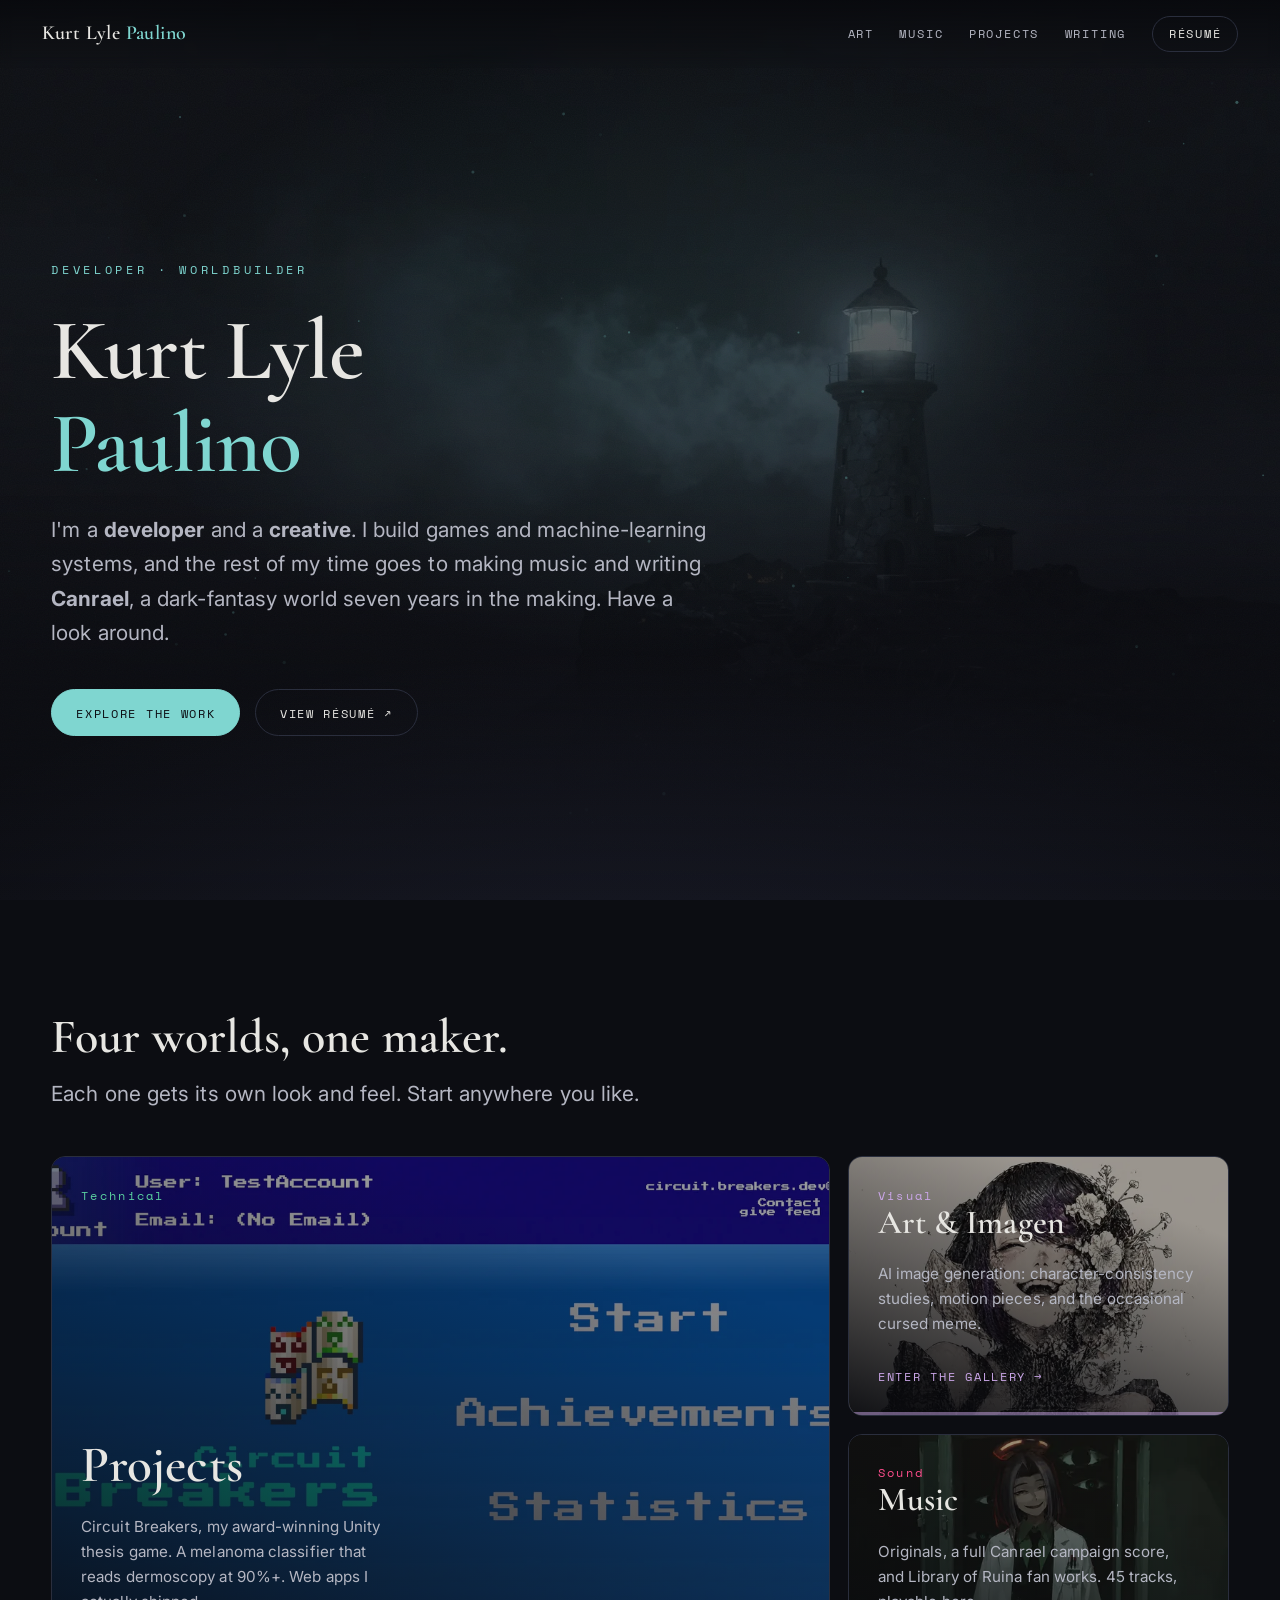
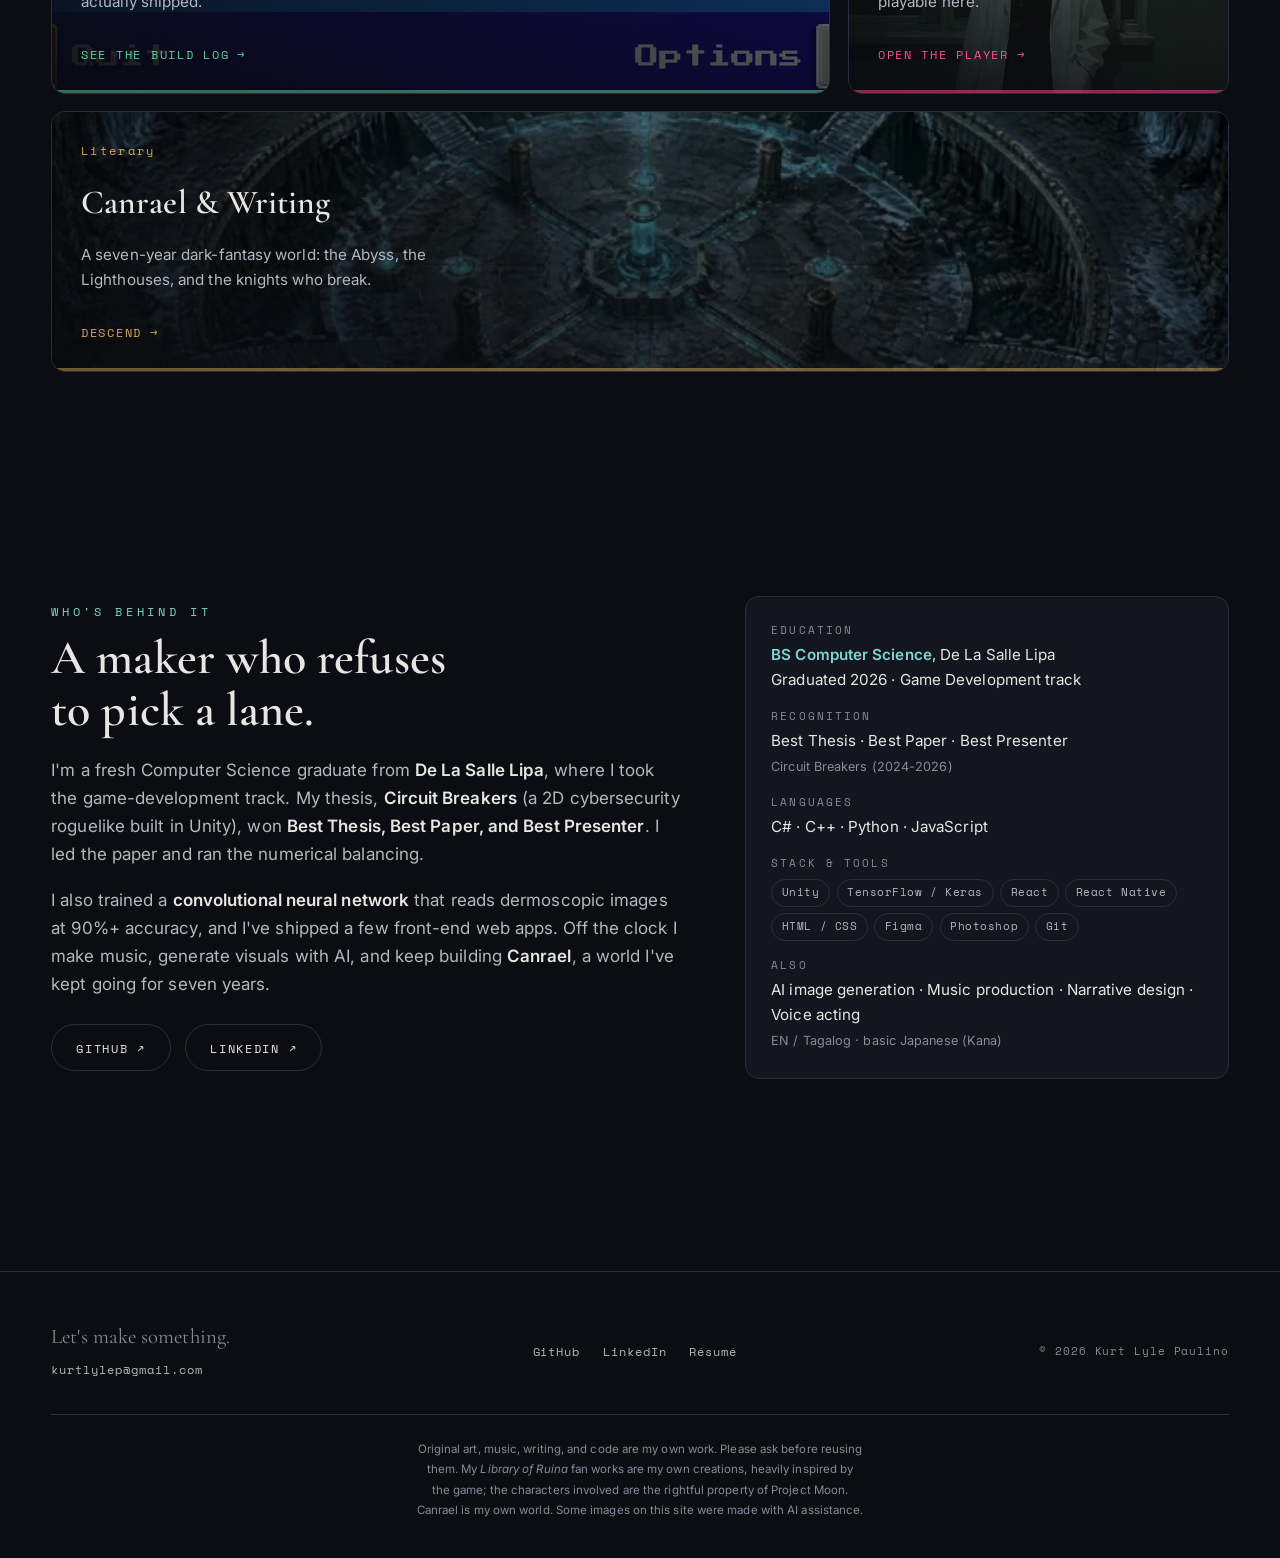
<file: index.html>
<!doctype html>
<html lang="en">
<head>
<meta charset="utf-8">
<meta name="viewport" content="width=device-width, initial-scale=1">
<title>Kurt Lyle Paulino — Portfolio</title>
<meta name="description" content="Kurt Lyle Paulino: computer scientist, game developer, worldbuilder, and musician. A central hub for his games, machine-learning work, AI imagery, music, and the world of Canrael.">
<meta property="og:title" content="Kurt Lyle Paulino — Portfolio">
<meta property="og:description" content="Games, machine learning, art, music, and a 7-year dark-fantasy world. One hub, four worlds.">
<meta property="og:type" content="website">
<link rel="preconnect" href="https://fonts.googleapis.com">
<link rel="preconnect" href="https://fonts.gstatic.com" crossorigin>
<link href="https://fonts.googleapis.com/css2?family=Cormorant+Garamond:ital,wght@0,500;0,600;1,500&family=Inter:wght@400;500;600&family=Space+Mono:wght@400;700&display=swap" rel="stylesheet">
<meta property="og:url" content="https://kurtlylepaulino.github.io/FullPortfolio/">
<meta property="og:image" content="https://kurtlylepaulino.github.io/FullPortfolio/assets/img/og/og-hub.png">
<meta property="og:image:width" content="1200">
<meta property="og:image:height" content="630">
<meta name="twitter:card" content="summary_large_image">
<script>document.documentElement.classList.add("js")</script>
<link rel="stylesheet" href="assets/css/base.css">
<link rel="stylesheet" href="assets/css/hub.css">
</head>
<body data-theme="hub">

<header class="nav">
  <a class="nav__brand" href="index.html">Kurt&nbsp;Lyle&nbsp;<b>Paulino</b></a>
  <nav class="nav__links">
    <a href="art.html">Art</a>
    <a href="music.html">Music</a>
    <a href="projects.html">Projects</a>
    <a href="writing.html">Writing</a>
    <a class="cta" href="PAULINO_RESUME.pdf" target="_blank" rel="noopener">Résumé</a>
  </nav>
</header>

<!-- ===================== HERO ===================== -->
<section class="hero">
  <canvas id="hero-canvas"></canvas>
  <div class="wrap hero__inner">
    <span class="eyebrow hero__eyebrow">Developer · Worldbuilder</span>
    <h1>Kurt&nbsp;Lyle<br><span class="accent">Paulino</span></h1>
    <p class="lede hero__sub">
      I'm a <strong>developer</strong> and a <strong>creative</strong>. I build games and
      machine-learning systems, and the rest of my time goes to making music and writing
      <strong>Canrael</strong>, a dark-fantasy world seven years in the making. Have a look around.
    </p>
    <div class="hero__cta">
      <a class="btn btn--solid" href="#worlds">Explore the work</a>
      <a class="btn" href="PAULINO_RESUME.pdf" target="_blank" rel="noopener">View résumé ↗</a>
    </div>
  </div>
</section>

<!-- ===================== WORLDS ===================== -->
<section class="section" id="worlds">
  <div class="wrap">
    <div class="section__head reveal">
      <h2>Four worlds, one maker.</h2>
      <p class="lede" style="margin-top:.8rem">Each one gets its own look and feel. Start anywhere you like.</p>
    </div>

    <div class="worlds">
      <a class="world reveal" href="projects.html" style="--w-accent:#5ad1a0">
        <div class="world__img"><img src="assets/img/projects/circuit-breakers.webp" alt="Circuit Breakers game" loading="lazy"></div>
        <div class="world__veil"></div><div class="world__edge"></div>
        <div class="world__body">
          <span class="world__no">Technical</span>
          <h3 class="world__title">Projects</h3>
          <p class="world__desc">Circuit Breakers, my award-winning Unity thesis game. A melanoma classifier that reads dermoscopy at 90%+. Web apps I actually shipped.</p>
          <span class="world__go">See the build log <i>→</i></span>
        </div>
      </a>

      <a class="world reveal" href="art.html" style="--w-accent:#caa6e8">
        <div class="world__img"><img src="assets/img/art/yuria/yuria-01-thumb.webp" alt="AI-generated character portrait" loading="lazy"></div>
        <div class="world__veil"></div><div class="world__edge"></div>
        <div class="world__body">
          <span class="world__no">Visual</span>
          <h3 class="world__title">Art &amp; Imagen</h3>
          <p class="world__desc">AI image generation: character-consistency studies, motion pieces, and the occasional cursed meme.</p>
          <span class="world__go">Enter the gallery <i>→</i></span>
        </div>
      </a>

      <a class="world reveal" href="music.html" style="--w-accent:#ff4d8d">
        <div class="world__img"><img src="assets/img/art/vivi/vivi-01-thumb.webp" alt="Cyberpunk character" loading="lazy"></div>
        <div class="world__veil"></div><div class="world__edge"></div>
        <div class="world__body">
          <span class="world__no">Sound</span>
          <h3 class="world__title">Music</h3>
          <p class="world__desc">Originals, a full Canrael campaign score, and Library of Ruina fan works. 45 tracks, playable here.</p>
          <span class="world__go">Open the player <i>→</i></span>
        </div>
      </a>

      <a class="world reveal" href="writing.html" style="--w-accent:#d8a657">
        <div class="world__img"><img src="assets/img/art/artwork/artwork-01-thumb.webp" alt="The Abyss of Canrael" loading="lazy"></div>
        <div class="world__veil"></div><div class="world__edge"></div>
        <div class="world__body">
          <span class="world__no">Literary</span>
          <h3 class="world__title">Canrael &amp; Writing</h3>
          <p class="world__desc">A seven-year dark-fantasy world: the Abyss, the Lighthouses, and the knights who break.</p>
          <span class="world__go">Descend <i>→</i></span>
        </div>
      </a>
    </div>
  </div>
</section>

<!-- ===================== ABOUT ===================== -->
<section class="section" id="about">
  <div class="wrap about">
    <div class="about__text reveal">
      <span class="eyebrow">Who's behind it</span>
      <h2 style="margin:.6rem 0 1.2rem">A maker who refuses to pick a lane.</h2>
      <p>
        I'm a fresh Computer Science graduate from <strong>De La Salle Lipa</strong>, where I took
        the game-development track. My thesis, <strong>Circuit Breakers</strong> (a 2D cybersecurity
        roguelike built in Unity), won <strong>Best Thesis, Best Paper, and Best Presenter</strong>.
        I led the paper and ran the numerical balancing.
      </p>
      <p>
        I also trained a <strong>convolutional neural network</strong> that reads dermoscopic images
        at 90%+ accuracy, and I've shipped a few front-end web apps. Off the clock I make music,
        generate visuals with AI, and keep building <strong>Canrael</strong>, a world I've kept going for seven years.
      </p>
      <div class="hero__cta" style="margin-top:1.6rem">
        <a class="btn" href="https://github.com/KurtLylePaulino" target="_blank" rel="noopener">GitHub ↗</a>
        <a class="btn" href="https://www.linkedin.com/in/kurt-lyle-paulino-33b217332/" target="_blank" rel="noopener">LinkedIn ↗</a>
      </div>
    </div>

    <aside class="facts reveal">
      <dl>
        <div><dt>Education</dt><dd><b>BS Computer Science</b>, De La Salle Lipa<br>Graduated 2026 · Game Development track</dd></div>
        <div><dt>Recognition</dt><dd>Best Thesis · Best Paper · Best Presenter<br><small style="color:var(--ink-faint)">Circuit Breakers (2024-2026)</small></dd></div>
        <div><dt>Languages</dt><dd>C# · C++ · Python · JavaScript</dd></div>
        <div><dt>Stack &amp; Tools</dt>
          <dd><div class="chips">
            <span class="chip">Unity</span><span class="chip">TensorFlow / Keras</span>
            <span class="chip">React</span><span class="chip">React Native</span>
            <span class="chip">HTML / CSS</span><span class="chip">Figma</span>
            <span class="chip">Photoshop</span><span class="chip">Git</span>
          </div></dd>
        </div>
        <div><dt>Also</dt><dd>AI image generation · Music production · Narrative design · Voice acting<br><small style="color:var(--ink-faint)">EN / Tagalog · basic Japanese (Kana)</small></dd></div>
      </dl>
    </aside>
  </div>
</section>

<!-- ===================== FOOTER ===================== -->
<footer class="foot">
  <div class="wrap foot__row">
    <div>
      <div style="font-family:var(--serif);font-size:1.3rem">Let's make something.</div>
      <a href="mailto:kurtlylep@gmail.com">kurtlylep@gmail.com</a>
    </div>
    <div style="display:flex;gap:1.4rem;flex-wrap:wrap">
      <a href="https://github.com/KurtLylePaulino" target="_blank" rel="noopener">GitHub</a>
      <a href="https://www.linkedin.com/in/kurt-lyle-paulino-33b217332/" target="_blank" rel="noopener">LinkedIn</a>
      <a href="PAULINO_RESUME.pdf" target="_blank" rel="noopener">Résumé</a>
    </div>
    <small>© <span id="yr"></span> Kurt Lyle Paulino</small>
  </div>
  <div class="wrap foot__legal">
    <p>Original art, music, writing, and code are my own work. Please ask before reusing them. My <em>Library of Ruina</em> fan works are my own creations, heavily inspired by the game; the characters involved are the rightful property of Project Moon. Canrael is my own world. Some images on this site were made with AI assistance.</p>
  </div>
</footer>

<script>document.getElementById("yr").textContent = new Date().getFullYear();</script>
<script src="assets/js/main.js"></script>
</body>
</html>
</file>
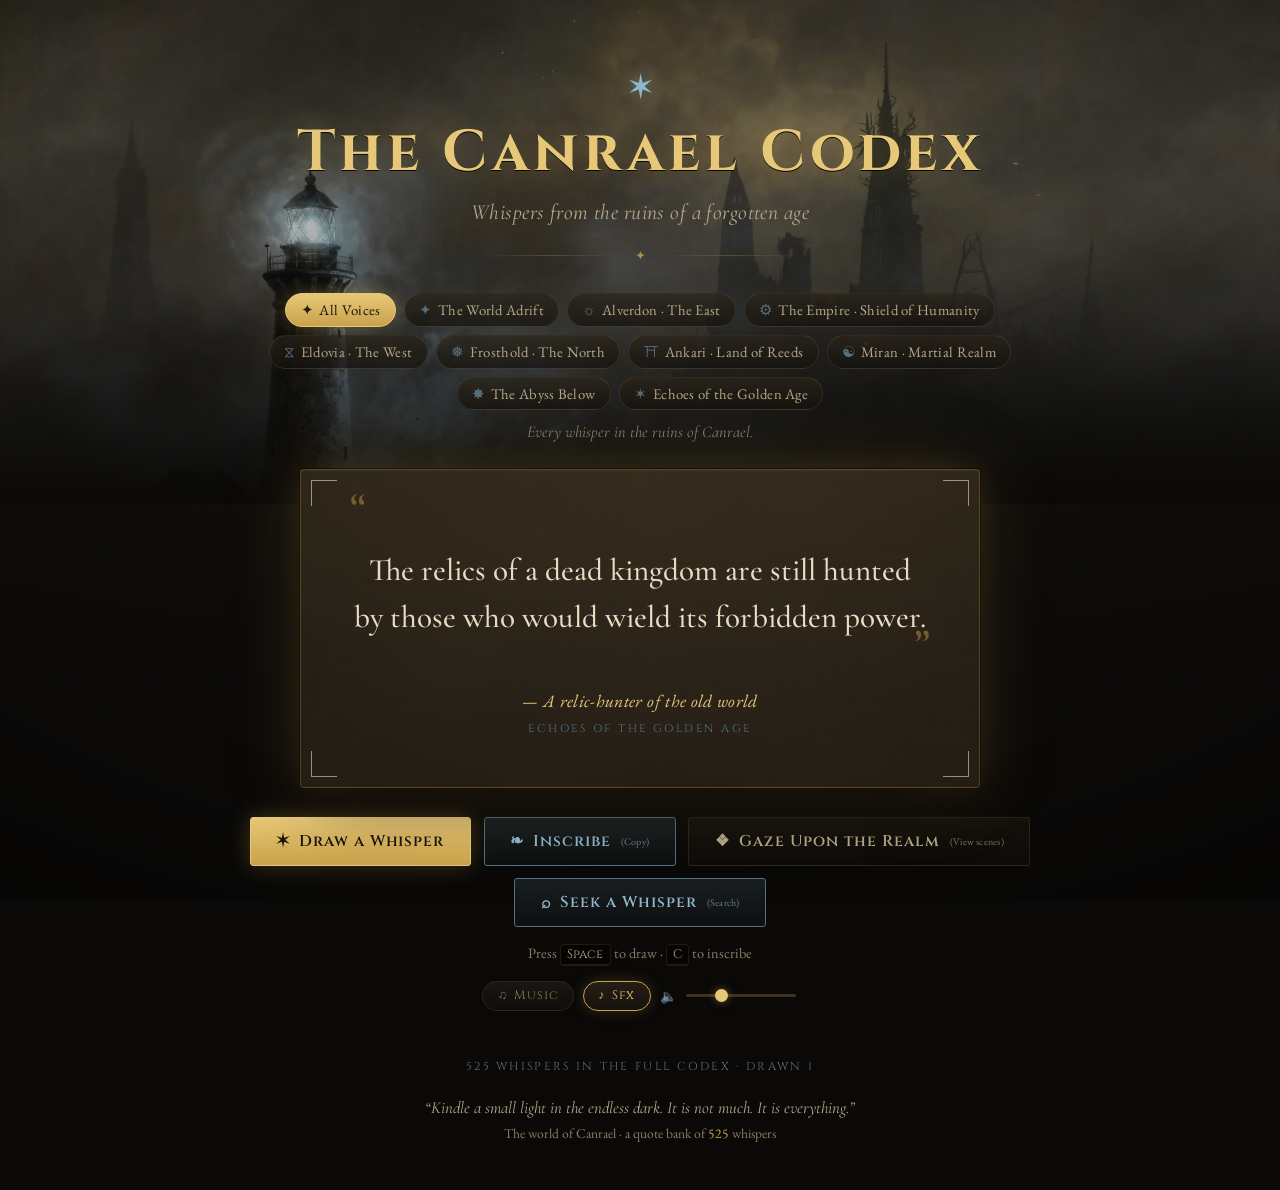
<file: projects/canrael-codex/index.html>
<!DOCTYPE html>
<html lang="en">
<head>
  <meta charset="UTF-8" />
  <meta name="viewport" content="width=device-width, initial-scale=1.0" />
  <title>The Canrael Codex — A Quote Generator</title>
  <meta name="description" content="Whispers from the ruins of Canrael — a grimdark world where the gods have turned their gaze away. Draw a quote from the codex." />

  <!-- Open Graph -->
  <meta property="og:title" content="The Canrael Codex — A Quote Generator" />
  <meta property="og:description" content="In a world where the gods have turned their gaze away, we are but whispers in the ruins of a forgotten age." />
  <meta property="og:type" content="website" />

  <link rel="icon" href="data:image/svg+xml,%3Csvg xmlns='http://www.w3.org/2000/svg' viewBox='0 0 32 32'%3E%3Crect width='32' height='32' fill='%230a0908'/%3E%3Ctext x='16' y='23' font-size='20' text-anchor='middle' fill='%238fb6c9'%3E%E2%9C%B6%3C/text%3E%3C/svg%3E" />

  <link rel="preconnect" href="https://fonts.googleapis.com" />
  <link rel="preconnect" href="https://fonts.gstatic.com" crossorigin />
  <link href="https://fonts.googleapis.com/css2?family=Cinzel:wght@500;600;700&family=Cormorant+Garamond:ital,wght@0,400;0,500;0,600;1,400;1,500&family=EB+Garamond:ital@0;1&display=swap" rel="stylesheet" />

  <link rel="stylesheet" href="styles.css" />
</head>
<body>
  <div class="hero-banner" aria-hidden="true"></div>
  <div class="vignette" aria-hidden="true"></div>
  <div class="embers" id="embers" aria-hidden="true"></div>

  <main class="codex">
    <header class="masthead">
      <div class="sigil-mark" aria-hidden="true">✶</div>
      <h1 class="title">The Canrael Codex</h1>
      <p class="subtitle">Whispers from the ruins of a forgotten age</p>
      <div class="rule" aria-hidden="true"><span>✦</span></div>
    </header>

    <!-- Region filter -->
    <nav class="regions" id="regions" aria-label="Filter quotes by region of Canrael"></nav>
    <p class="region-blurb" id="regionBlurb"></p>

    <!-- The quote card -->
    <section class="quote-stage" aria-live="polite">
      <figure class="quote-card" id="quoteCard">
        <div class="corner tl" aria-hidden="true"></div>
        <div class="corner tr" aria-hidden="true"></div>
        <div class="corner bl" aria-hidden="true"></div>
        <div class="corner br" aria-hidden="true"></div>

        <span class="quote-mark open" aria-hidden="true">“</span>
        <blockquote class="quote-text" id="quoteText">The codex awaits. Draw, and let a voice from Canrael speak.</blockquote>
        <span class="quote-mark close" aria-hidden="true">”</span>

        <figcaption class="quote-attr" id="quoteAttr">— The Canrael Codex</figcaption>
        <div class="quote-region-tag" id="quoteRegionTag"></div>
      </figure>
    </section>

    <!-- Controls -->
    <div class="controls">
      <button class="btn btn-primary" id="drawBtn" type="button">
        <span class="btn-glyph" aria-hidden="true">✶</span>
        <span class="btn-label">Draw a Whisper</span>
      </button>
      <button class="btn btn-ghost" id="copyBtn" type="button" title="Copy this quote to your clipboard">
        <span class="btn-glyph" aria-hidden="true">❧</span>
        <span class="btn-label" id="copyLabel">Inscribe</span>
        <span class="btn-copy-note" aria-hidden="true">(Copy)</span>
      </button>
      <button class="btn btn-ghost btn-realm" id="gazeBtn" type="button" title="View scenery from the selected region">
        <span class="btn-glyph" aria-hidden="true">❖</span>
        <span class="btn-label">Gaze Upon the Realm</span>
        <span class="btn-copy-note" aria-hidden="true">(View scenes)</span>
      </button>
      <button class="btn btn-ghost" id="seekBtn" type="button" title="Search the codex directly">
        <span class="btn-glyph" aria-hidden="true">⌕</span>
        <span class="btn-label">Seek a Whisper</span>
        <span class="btn-copy-note" aria-hidden="true">(Search)</span>
      </button>
    </div>

    <p class="hint">Press <kbd>Space</kbd> to draw · <kbd>C</kbd> to inscribe</p>

    <div class="audio-bar" role="group" aria-label="Audio controls">
      <button id="musicToggle" class="audio-btn" type="button" aria-pressed="false">
        <span class="audio-glyph" aria-hidden="true">♫</span> Music
      </button>
      <button id="sfxToggle" class="audio-btn" type="button" aria-pressed="true">
        <span class="audio-glyph" aria-hidden="true">♪</span> Sfx
      </button>
      <span class="vol-wrap" title="Music volume">
        <span class="vol-ico" aria-hidden="true">🔈</span>
        <input id="musicVol" class="vol-slider" type="range" min="0" max="100" value="30" aria-label="Music volume" />
      </span>
    </div>

    <footer class="footer">
      <div class="counter" id="counter"></div>
      <p class="footer-line">“Kindle a small light in the endless dark. It is not much. It is everything.”</p>
      <p class="footer-sub">The world of Canrael · a quote bank of <span id="totalCount">0</span> whispers</p>
    </footer>
  </main>

  <!-- Realm scene viewer -->
  <div class="lightbox" id="lightbox" aria-hidden="true" role="dialog" aria-modal="true" aria-label="Realm scenes">
    <button class="lb-close" id="lbClose" type="button" aria-label="Close scenes">✕</button>
    <button class="lb-nav lb-prev" id="lbPrev" type="button" aria-label="Previous scene">‹</button>
    <figure class="lb-stage">
      <img class="lb-img" id="lbImg" alt="A scene from the realm" />
    </figure>
    <button class="lb-nav lb-next" id="lbNext" type="button" aria-label="Next scene">›</button>
    <div class="lb-bar">
      <span class="lb-title" id="lbTitle"></span>
      <span class="lb-count" id="lbCount"></span>
    </div>
  </div>

  <!-- Seek: direct search through the codex -->
  <div class="seek" id="seek" aria-hidden="true" role="dialog" aria-modal="true" aria-label="Seek a whisper">
    <button class="seek-close" id="seekClose" type="button" aria-label="Close seek">✕</button>

    <!-- Warning gate -->
    <div class="seek-panel seek-warn" id="seekWarn">
      <div class="seek-warn-sigil" aria-hidden="true">⌕</div>
      <h2 class="seek-warn-title">A word before you Seek</h2>
      <p class="seek-warn-text">This will defeat the point of a randomized quote bank — however, it will grant you access to directly searching through the quotes.</p>
      <div class="seek-warn-actions">
        <button class="btn btn-primary" id="seekProceed" type="button">
          <span class="btn-glyph" aria-hidden="true">⌕</span>
          <span class="btn-label">Seek anyway</span>
        </button>
        <button class="btn btn-ghost" id="seekCancel" type="button">
          <span class="btn-glyph" aria-hidden="true">✶</span>
          <span class="btn-label">Let fate decide</span>
        </button>
      </div>
    </div>

    <!-- Search interface -->
    <div class="seek-panel seek-search" id="seekSearch" hidden>
      <div class="seek-bar">
        <span class="seek-ico" aria-hidden="true">⌕</span>
        <input id="seekInput" class="seek-input" type="text" placeholder="Search by word, theme, or voice…" autocomplete="off" spellcheck="false" aria-label="Search the codex" />
      </div>
      <div class="seek-meta" id="seekMeta"></div>
      <div class="seek-results" id="seekResults" role="listbox" aria-label="Search results"></div>
    </div>
  </div>

  <script src="sfx.js"></script>
  <script src="music.js"></script>
  <script src="quotes.js"></script>
  <script src="script.js"></script>
</body>
</html>
</file>
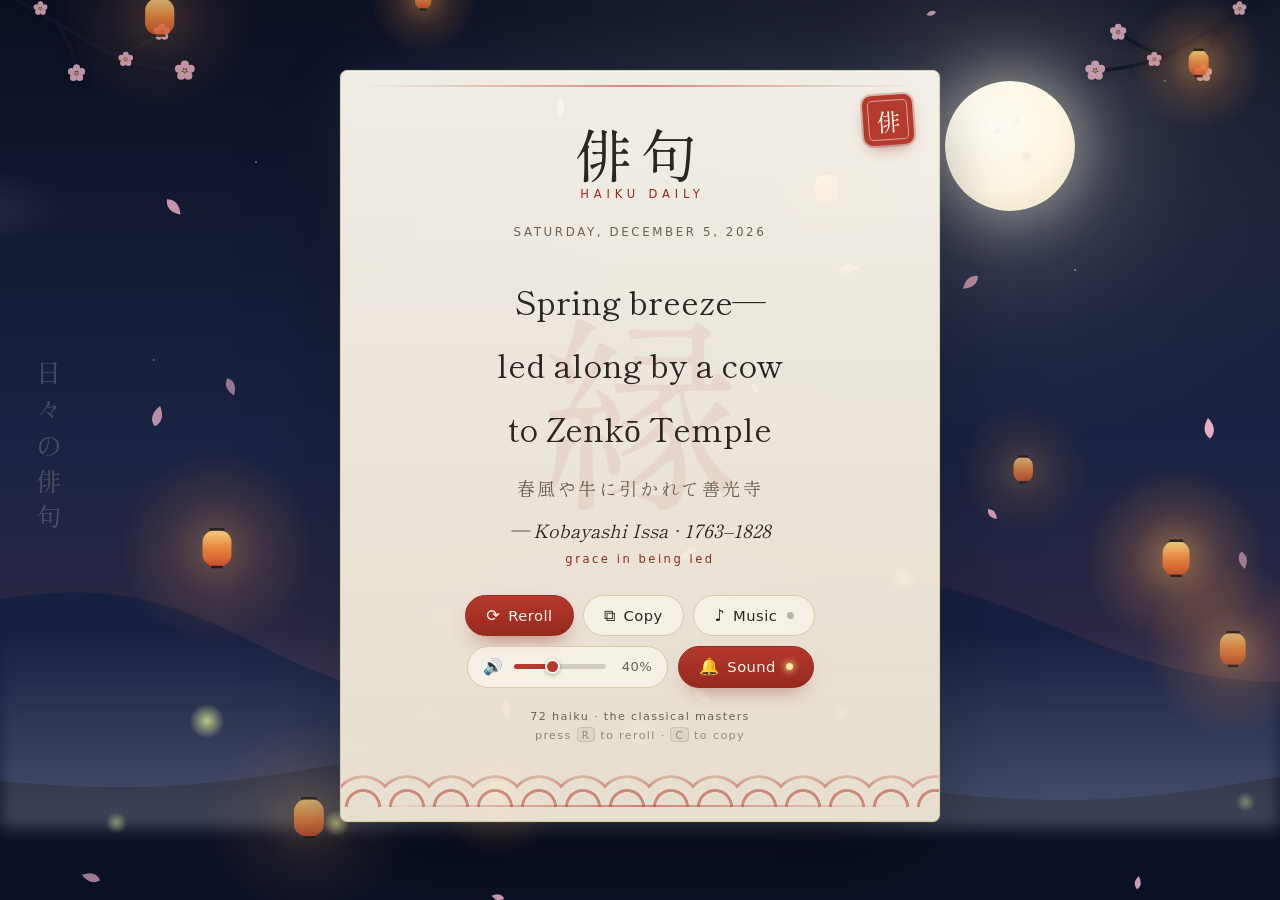
<file: projects/haiku-daily/index.html>
<!DOCTYPE html>
<html lang="en">
<head>
  <meta charset="UTF-8" />
  <meta name="viewport" content="width=device-width, initial-scale=1.0" />
  <title>俳句 · Haiku Daily</title>
  <meta name="description" content="A philosophical haiku from the classical Japanese masters each day — Bashō, Issa, Buson and others. A living sumi-e night scene; reroll, copy, and let the koto play." />
  <meta name="theme-color" content="#0d1326" />
  <link rel="preconnect" href="https://fonts.googleapis.com" />
  <link rel="preconnect" href="https://fonts.gstatic.com" crossorigin />
  <link href="https://fonts.googleapis.com/css2?family=Shippori+Mincho+B1:wght@400;600;700&family=Yuji+Syuku&family=Zen+Maru+Gothic:wght@400;500&display=swap" rel="stylesheet" />
  <link rel="stylesheet" href="style.css" />
</head>
<body>
  <!-- ===================== LIVING BACKGROUND SCENE ===================== -->
  <div class="scene" aria-hidden="true">
    <div class="sky"></div>
    <div class="stars"></div>
    <div class="moon"></div>
    <div class="cloud cloud-1"></div>
    <div class="cloud cloud-2"></div>
    <div class="cloud cloud-3"></div>
    <div class="cloud cloud-4"></div>
    <div class="cloud cloud-5"></div>

    <!-- parallax mountain layers -->
    <svg class="range range-far" viewBox="0 0 1440 320" preserveAspectRatio="xMidYMax slice">
      <path d="M0,320 L0,232 C150,200 300,196 470,214 C640,232 740,262 900,248 C1060,234 1210,196 1440,224 L1440,320 Z"/>
    </svg>
    <svg class="range range-mid" viewBox="0 0 1440 360" preserveAspectRatio="xMidYMax slice">
      <!-- generic rolling mountain range -->
      <path d="M0,360 L0,252 C120,214 210,166 320,156 C432,146 470,212 560,222 C662,233 720,156 840,146 C962,136 1010,206 1130,214 C1252,222 1330,174 1440,154 L1440,360 Z"/>
    </svg>
    <svg class="range range-near" viewBox="0 0 1440 240" preserveAspectRatio="xMidYMax slice">
      <path d="M0,240 L0,150 C120,120 220,160 360,150 C520,138 600,90 760,120 C900,146 1010,180 1180,150 C1300,128 1380,150 1440,140 L1440,240 Z"/>
    </svg>

    <div class="mist"></div>

    <!-- sakura-branch corner ornaments -->
    <svg class="defs" width="0" height="0" aria-hidden="true">
      <defs>
        <g id="sakuraBlossom" fill="#e7b2c6">
          <circle cx="0" cy="-6.5" r="4.3"/><circle cx="6.2" cy="-2" r="4.3"/>
          <circle cx="3.8" cy="5.3" r="4.3"/><circle cx="-3.8" cy="5.3" r="4.3"/>
          <circle cx="-6.2" cy="-2" r="4.3"/><circle cx="0" cy="0" r="2.1" fill="#cc9f57"/>
        </g>
      </defs>
    </svg>
    <svg class="branch branch-tl" viewBox="0 0 300 200" aria-hidden="true">
      <g class="twigs">
        <path d="M-8,-12 C70,24 112,58 152,76 C178,88 206,94 240,96"/>
        <path d="M82,36 C96,54 104,72 108,98"/>
        <path d="M152,76 C176,74 192,62 212,50"/>
      </g>
      <use href="#sakuraBlossom" transform="translate(240,96) scale(1.15)"/>
      <use href="#sakuraBlossom" transform="translate(108,99) scale(1)"/>
      <use href="#sakuraBlossom" transform="translate(212,49) scale(0.95)"/>
      <use href="#sakuraBlossom" transform="translate(168,82) scale(0.85)"/>
      <use href="#sakuraBlossom" transform="translate(64,20) scale(0.8)"/>
    </svg>
    <svg class="branch branch-tr" viewBox="0 0 300 200" aria-hidden="true">
      <g class="twigs">
        <path d="M-8,-12 C70,24 112,58 152,76 C178,88 206,94 240,96"/>
        <path d="M82,36 C96,54 104,72 108,98"/>
        <path d="M152,76 C176,74 192,62 212,50"/>
      </g>
      <use href="#sakuraBlossom" transform="translate(240,96) scale(1.15)"/>
      <use href="#sakuraBlossom" transform="translate(108,99) scale(1)"/>
      <use href="#sakuraBlossom" transform="translate(212,49) scale(0.95)"/>
      <use href="#sakuraBlossom" transform="translate(168,82) scale(0.85)"/>
      <use href="#sakuraBlossom" transform="translate(64,20) scale(0.8)"/>
    </svg>

    <!-- particle canvas: floating sky-lanterns, fireflies + sakura petals -->
    <canvas class="particles" id="particles"></canvas>
  </div>

  <!-- ===================== INTRO: SHOJI SCREENS ===================== -->
  <div class="intro" id="intro">
    <div class="shoji shoji-left"></div>
    <div class="shoji shoji-right"></div>
  </div>

  <!-- vertical brand strip -->
  <div class="vbrand" aria-hidden="true">日々の俳句</div>

  <!-- ===================== MAIN CARD ===================== -->
  <main class="scroll" id="scroll">
    <div class="seal" id="seal" title="Haiku Daily" aria-hidden="true"><span>俳</span></div>

    <header class="masthead">
      <span class="brand-jp" id="brandJp">俳句</span>
      <span class="brand-en">Haiku Daily</span>
    </header>

    <p class="date" id="dateLabel"></p>

    <section class="haiku-block" id="haikuBlock">
      <span class="theme-kanji" id="themeKanji" aria-hidden="true">静</span>
      <blockquote class="haiku" id="haiku" aria-live="polite">
        <span class="line">The old pond—</span>
        <span class="line">a frog leaps in:</span>
        <span class="line">the sound of water</span>
      </blockquote>
      <span class="ink-sweep" id="inkSweep" aria-hidden="true"></span>
      <p class="jp" id="jp" lang="ja">古池や蛙飛び込む水の音</p>
      <p class="byline" id="byline">— Matsuo Bashō · 1644–1694</p>
      <p class="theme-label" id="themeLabel">stillness · the eternal now</p>
    </section>

    <div class="controls">
      <button id="rerollBtn" class="btn btn-primary" type="button">
        <span class="ico" aria-hidden="true">⟳</span><span class="lbl">Reroll</span>
      </button>
      <button id="copyBtn" class="btn btn-ghost" type="button">
        <span class="ico" aria-hidden="true">⧉</span><span class="lbl">Copy</span>
      </button>
      <button id="musicBtn" class="btn btn-toggle" type="button" aria-pressed="false" title="Background music">
        <span class="ico" aria-hidden="true">♪</span><span class="lbl">Music</span>
      </button>
      <label class="vol" id="volWrap" title="Music volume">
        <span class="ico" aria-hidden="true">🔊</span>
        <input id="volSlider" type="range" min="0" max="100" value="40"
               aria-label="Music volume" />
        <span class="vol-val" id="volVal">40%</span>
      </label>
      <button id="sfxBtn" class="btn btn-toggle" type="button" aria-pressed="true" title="UI sound effects">
        <span class="ico" aria-hidden="true">🔔</span><span class="lbl">Sound</span>
      </button>
    </div>

    <footer class="foot">
      <span id="poolCount"></span>
      <span class="hint">press <kbd>R</kbd> to reroll · <kbd>C</kbd> to copy</span>
    </footer>

    <div class="seigaiha" aria-hidden="true"></div>
  </main>

  <div class="ripples" id="ripples" aria-hidden="true"></div>
  <div class="toast" id="toast" role="status" aria-live="polite"></div>

  <script src="haikus.js"></script>
  <script src="app.js"></script>
</body>
</html>
</file>
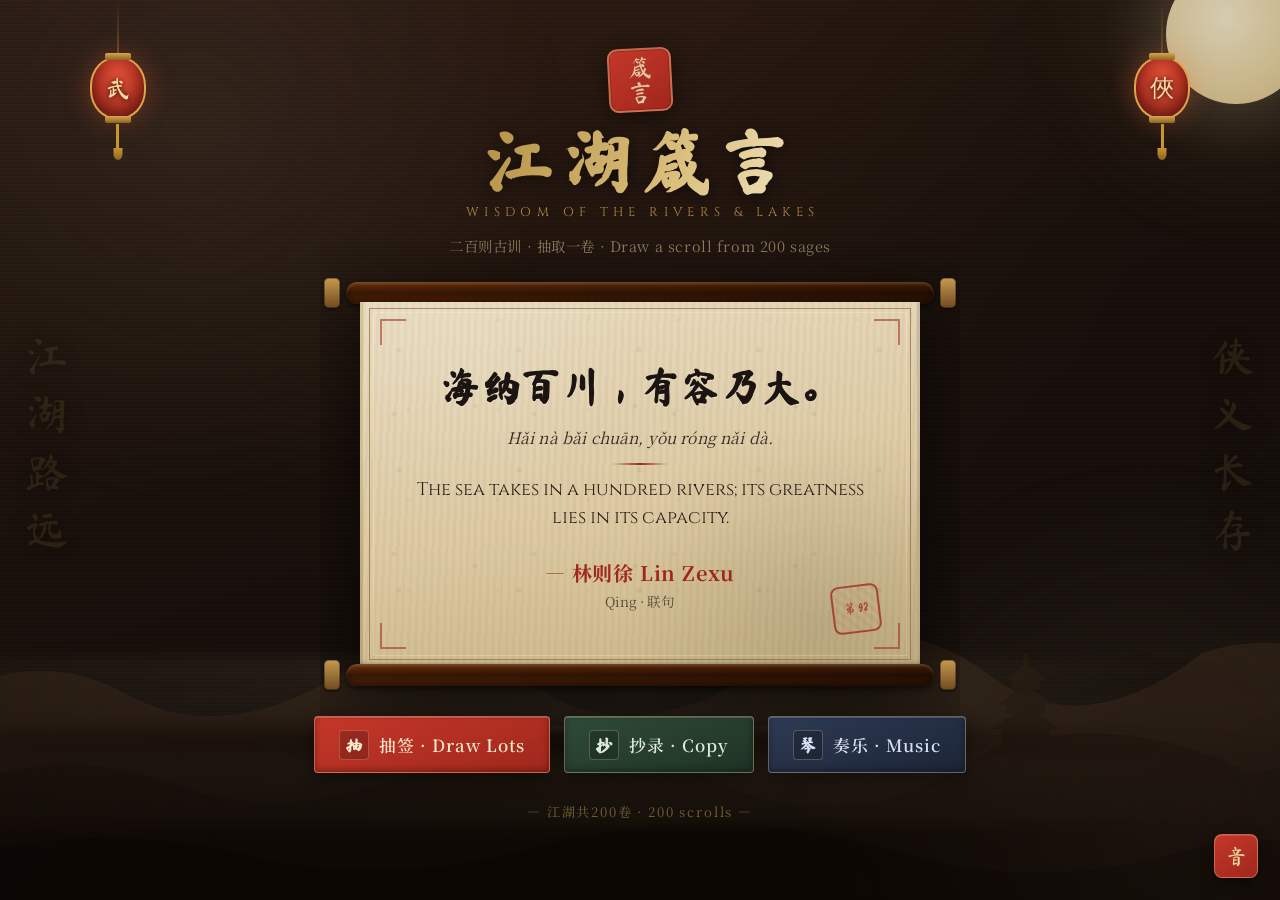
<file: projects/jianghu-proverbs/index.html>
<!DOCTYPE html>
<html lang="zh">
<head>
  <meta charset="UTF-8" />
  <meta name="viewport" content="width=device-width, initial-scale=1.0" />
  <title>江湖箴言 · Wisdom of the Rivers and Lakes</title>
  <meta name="description" content="Roll a random Chinese proverb from 150 classics — each with its original author and source. A wuxia / murim styled scroll." />
  <link rel="preconnect" href="https://fonts.googleapis.com" />
  <link rel="preconnect" href="https://fonts.gstatic.com" crossorigin />
  <link href="https://fonts.googleapis.com/css2?family=Ma+Shan+Zheng&family=Noto+Serif+SC:wght@400;600;700;900&family=Cinzel:wght@400;600&display=swap" rel="stylesheet" />
  <link rel="stylesheet" href="css/style.css" />
</head>
<body class="intro-playing">
  <!-- opening sequence: temple doors part to reveal the jianghu -->
  <div class="intro" id="intro" role="presentation">
    <div class="intro-door left"><span class="door-glyph">江</span></div>
    <div class="intro-door right"><span class="door-glyph">湖</span></div>
    <div class="intro-center">
      <div class="intro-title"><span>江</span><span>湖</span><span>箴</span><span>言</span></div>
      <button class="intro-seal" id="introEnter" type="button">入江湖</button>
      <p class="intro-hint">点击开启 · click to enter</p>
    </div>
    <div class="intro-slash"></div>
  </div>

  <!-- animated jianghu scenery -->
  <div class="scenery" aria-hidden="true">
    <div class="moon"></div>
    <div class="range range-far">
      <svg viewBox="0 0 1200 260" preserveAspectRatio="none">
        <path fill="#2b1c13" d="M0 260 L0 150 Q80 90 160 140 T340 120 Q420 60 500 130 T700 110 Q800 50 880 120 T1060 100 Q1140 70 1200 130 L1200 260 Z"/>
      </svg>
    </div>
    <div class="range range-mid">
      <svg viewBox="0 0 1200 260" preserveAspectRatio="none">
        <path fill="#1e120b" d="M0 260 L0 190 Q100 140 200 180 T420 160 Q520 100 640 170 T880 150 Q990 110 1100 170 L1200 150 L1200 260 Z"/>
        <g fill="#1e120b" transform="translate(880,62)">
          <path d="M30 0 L34 0 L34 10 L30 10 Z"/>
          <path d="M14 24 L32 8 L50 24 L44 24 L44 32 L20 32 L20 24 Z"/>
          <path d="M8 46 L32 28 L56 46 L48 46 L48 54 L16 54 L16 46 Z"/>
          <path d="M2 68 L32 48 L62 68 L52 68 L52 98 L12 98 L12 68 Z"/>
        </g>
      </svg>
    </div>
    <div class="range range-near">
      <svg viewBox="0 0 1200 260" preserveAspectRatio="none">
        <path fill="#130a06" d="M0 260 L0 215 Q140 170 260 210 T520 195 Q660 150 800 205 T1080 190 L1200 200 L1200 260 Z"/>
      </svg>
    </div>
    <div class="fog fog-1"></div>
    <div class="fog fog-2"></div>
    <div class="birds">
      <svg width="140" height="50" viewBox="0 0 140 50" fill="none" stroke="#d8c79a" stroke-width="2" stroke-linecap="round">
        <path d="M10 24 q7 -9 14 0 q7 -9 14 0"/>
        <path d="M64 12 q6 -8 12 0 q6 -8 12 0"/>
        <path d="M100 34 q5 -7 10 0 q5 -7 10 0"/>
      </svg>
    </div>
  </div>

  <!-- falling plum-blossom petals -->
  <div class="petals" id="petals" aria-hidden="true"></div>

  <!-- hanging red lanterns -->
  <div class="lantern lantern-l" aria-hidden="true">
    <div class="cord"></div>
    <div class="body">武</div>
    <div class="tassel"></div>
  </div>
  <div class="lantern lantern-r" aria-hidden="true">
    <div class="cord"></div>
    <div class="body">俠</div>
    <div class="tassel"></div>
  </div>

  <!-- decorative drifting ink mist -->
  <div class="mist mist-a" aria-hidden="true"></div>
  <div class="mist mist-b" aria-hidden="true"></div>

  <!-- vertical seal banners on the sides -->
  <div class="banner banner-left" aria-hidden="true">江湖路远</div>
  <div class="banner banner-right" aria-hidden="true">侠义长存</div>

  <main class="stage">
    <header class="masthead">
      <div class="seal" aria-hidden="true">箴<br>言</div>
      <h1 class="title">江湖箴言</h1>
      <p class="subtitle">Wisdom of the Rivers &amp; Lakes</p>
      <p class="tagline">二百则古训 · 抽取一卷 · Draw a scroll from 200 sages</p>
    </header>

    <!-- the hanging scroll -->
    <section class="scroll" id="scroll" aria-live="polite">
      <div class="scroll-rod top" aria-hidden="true"></div>
      <div class="scroll-body">
        <div class="scroll-inner">
          <div class="corner tl" aria-hidden="true"></div>
          <div class="corner tr" aria-hidden="true"></div>
          <div class="corner bl" aria-hidden="true"></div>
          <div class="corner br" aria-hidden="true"></div>
          <div class="slash" aria-hidden="true"></div>

          <blockquote class="proverb">
            <p class="zh" id="zh">点击下方「抽签」<br>以启江湖之智</p>
            <p class="py" id="py">Press “Draw Lots” to summon a proverb</p>
            <p class="en" id="en"></p>
          </blockquote>

          <figcaption class="attribution" id="attribution">
            <span class="author" id="author"></span>
            <span class="dynasty" id="dynasty"></span>
          </figcaption>

          <div class="index-stamp" id="indexStamp" aria-hidden="true"></div>
        </div>
      </div>
      <div class="scroll-rod bottom" aria-hidden="true"></div>
    </section>

    <nav class="controls">
      <button class="btn btn-roll" id="rollBtn" type="button">
        <span class="btn-glyph">抽</span>
        <span class="btn-label">抽签 · Draw Lots</span>
      </button>
      <button class="btn btn-copy" id="copyBtn" type="button" disabled>
        <span class="btn-glyph">抄</span>
        <span class="btn-label" id="copyLabel">抄录 · Copy</span>
      </button>
      <button class="btn btn-music" id="musicBtn" type="button" aria-pressed="false">
        <span class="btn-glyph">琴</span>
        <span class="btn-label" id="musicLabel">奏乐 · Music</span>
      </button>
    </nav>

    <footer class="foot">
      <span id="counter">— 江湖共二百卷 · 200 scrolls —</span>
    </footer>
  </main>

  <!-- sound-effects toggle -->
  <button class="sound-toggle" id="soundBtn" type="button" aria-pressed="true" aria-label="Toggle sound effects" title="音效 · Sound effects">
    <span class="glyph-on">音</span>
    <span class="glyph-off">静</span>
  </button>

  <script src="js/proverbs.js"></script>
  <script src="js/sfx.js"></script>
  <script src="js/audio.js"></script>
  <script src="js/app.js"></script>
</body>
</html>
</file>
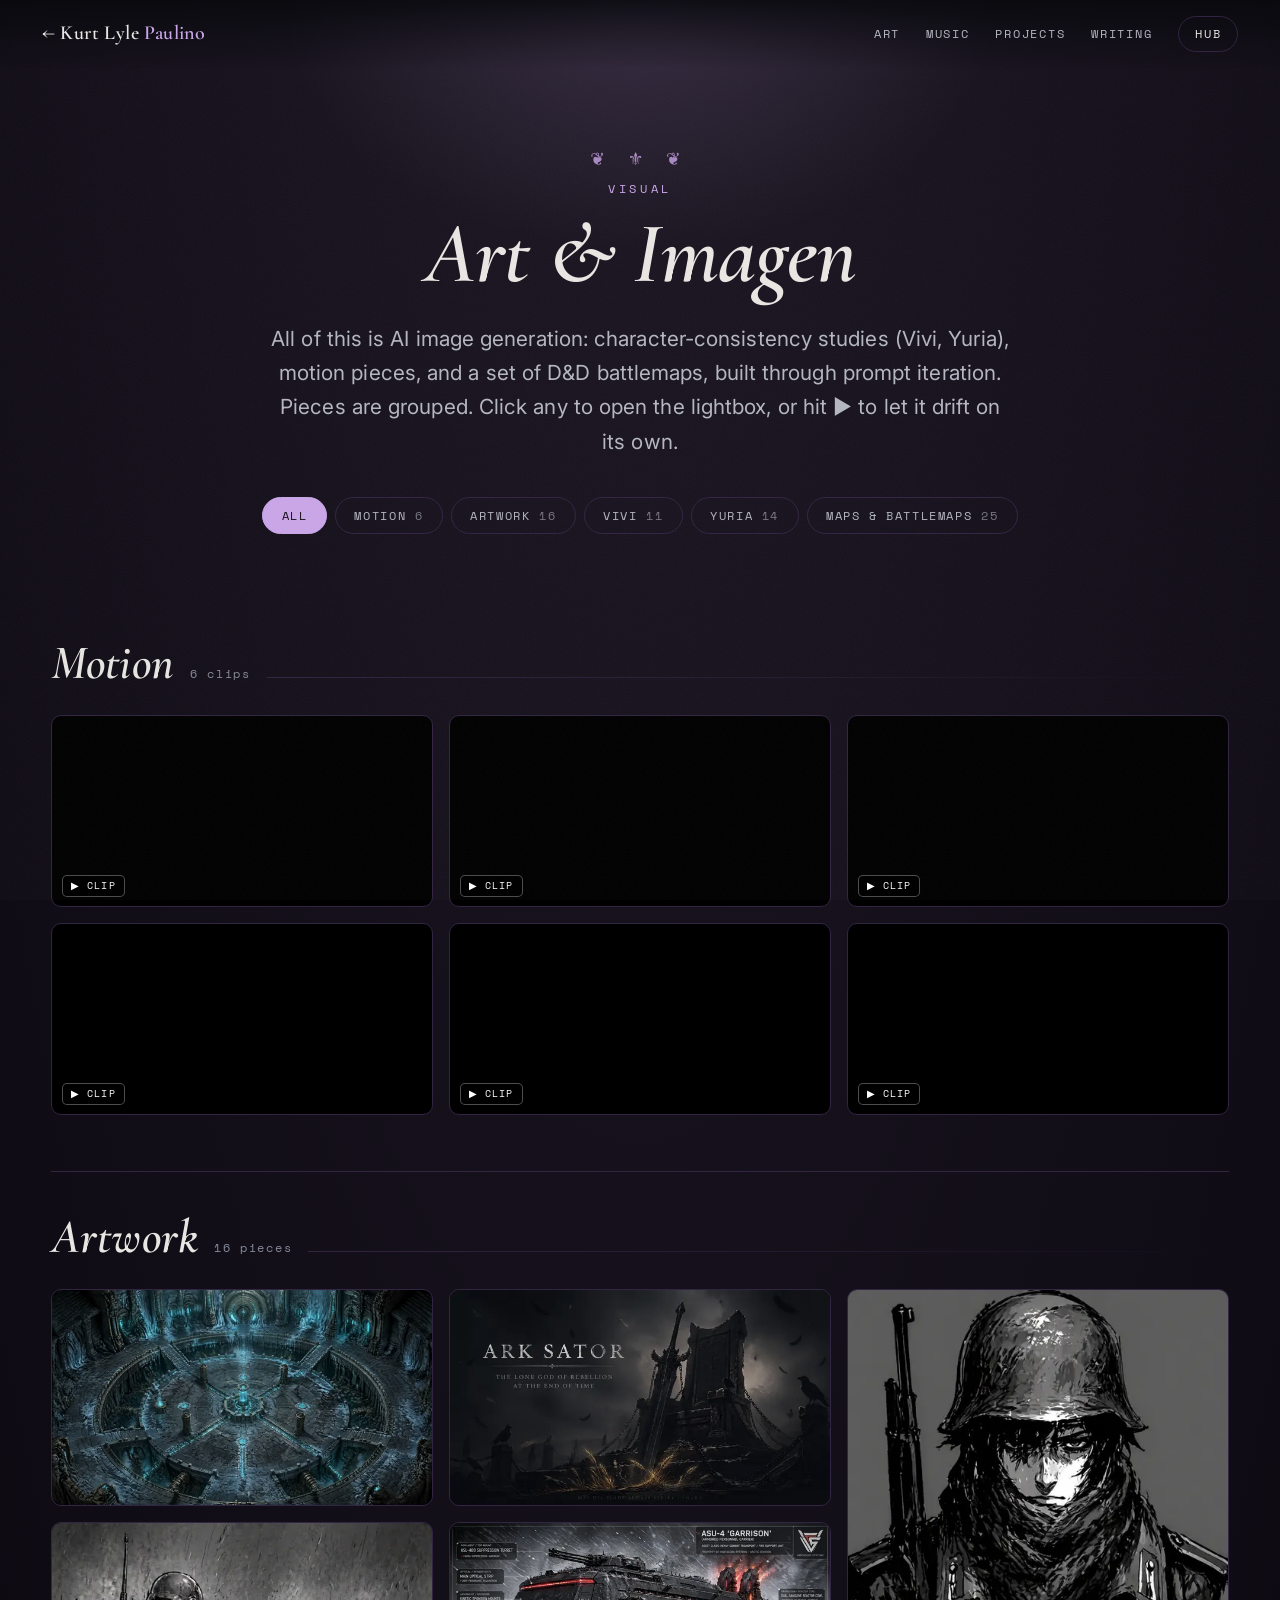
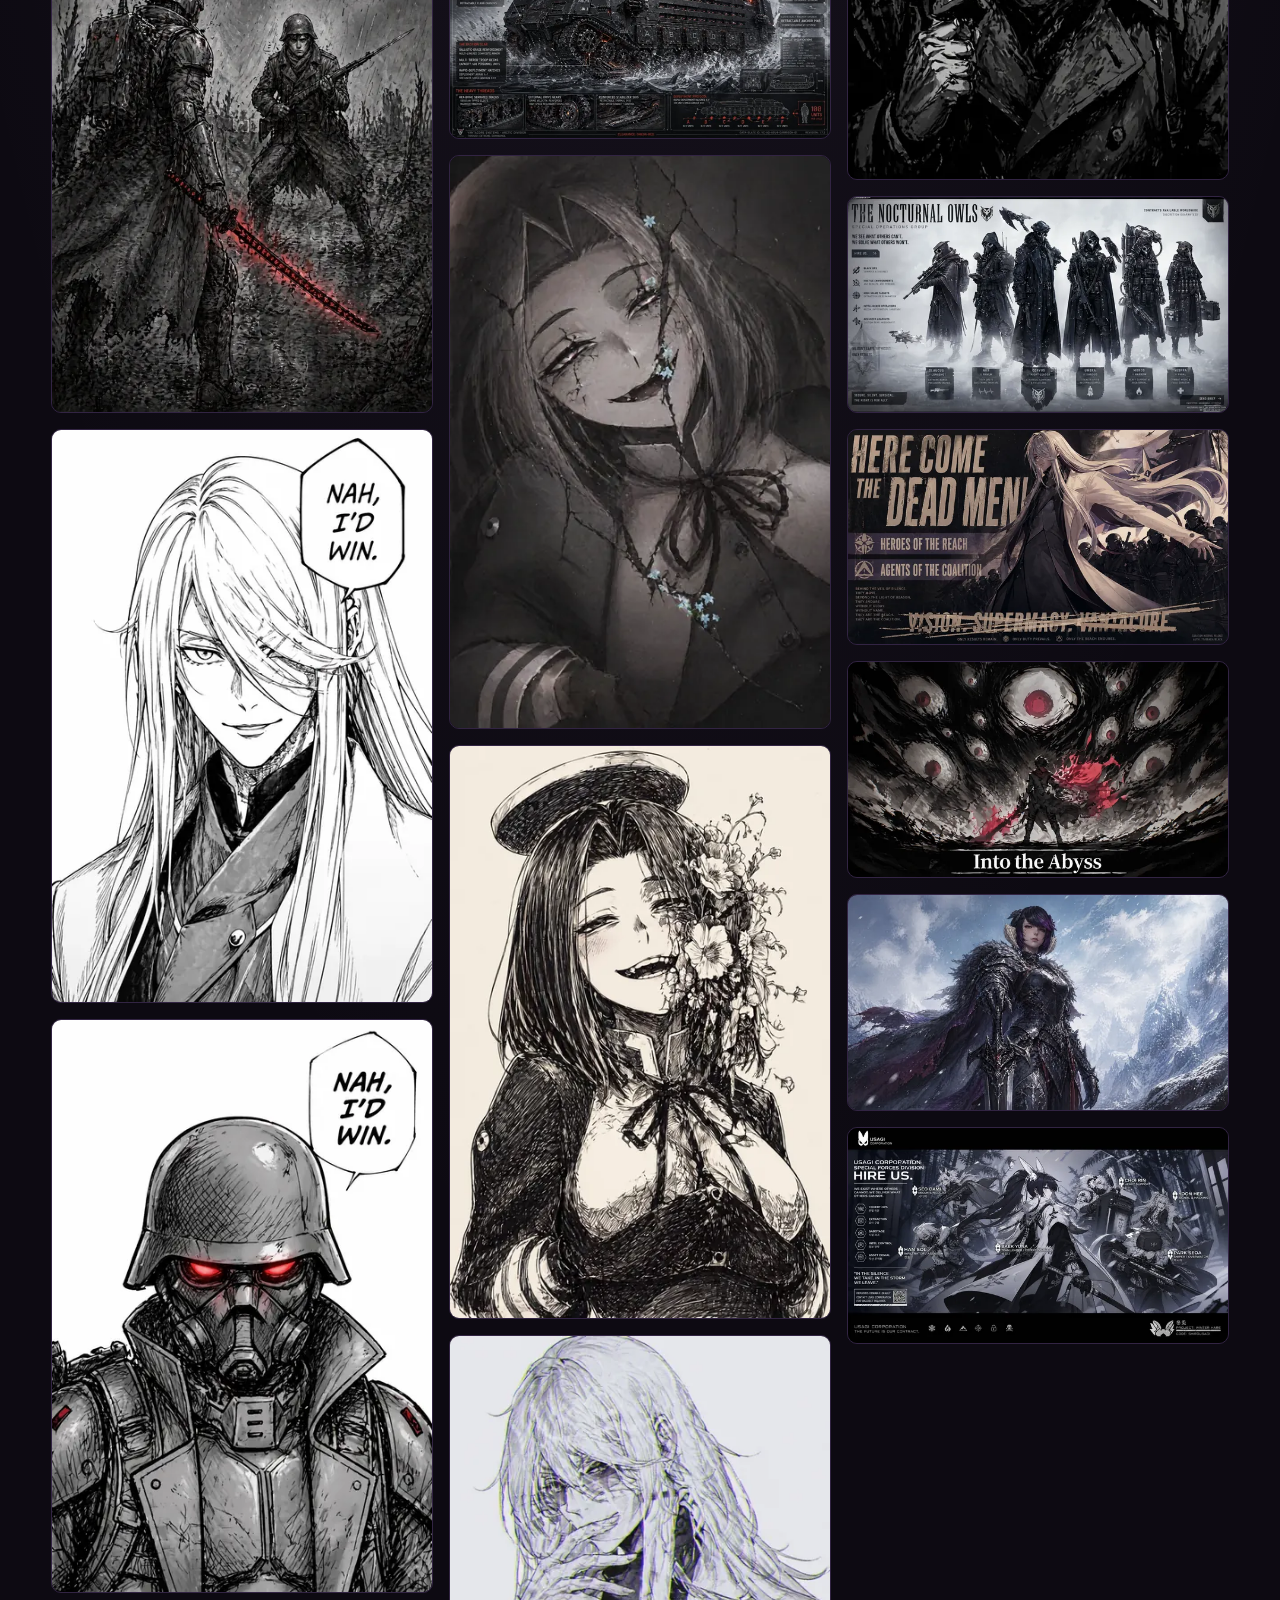
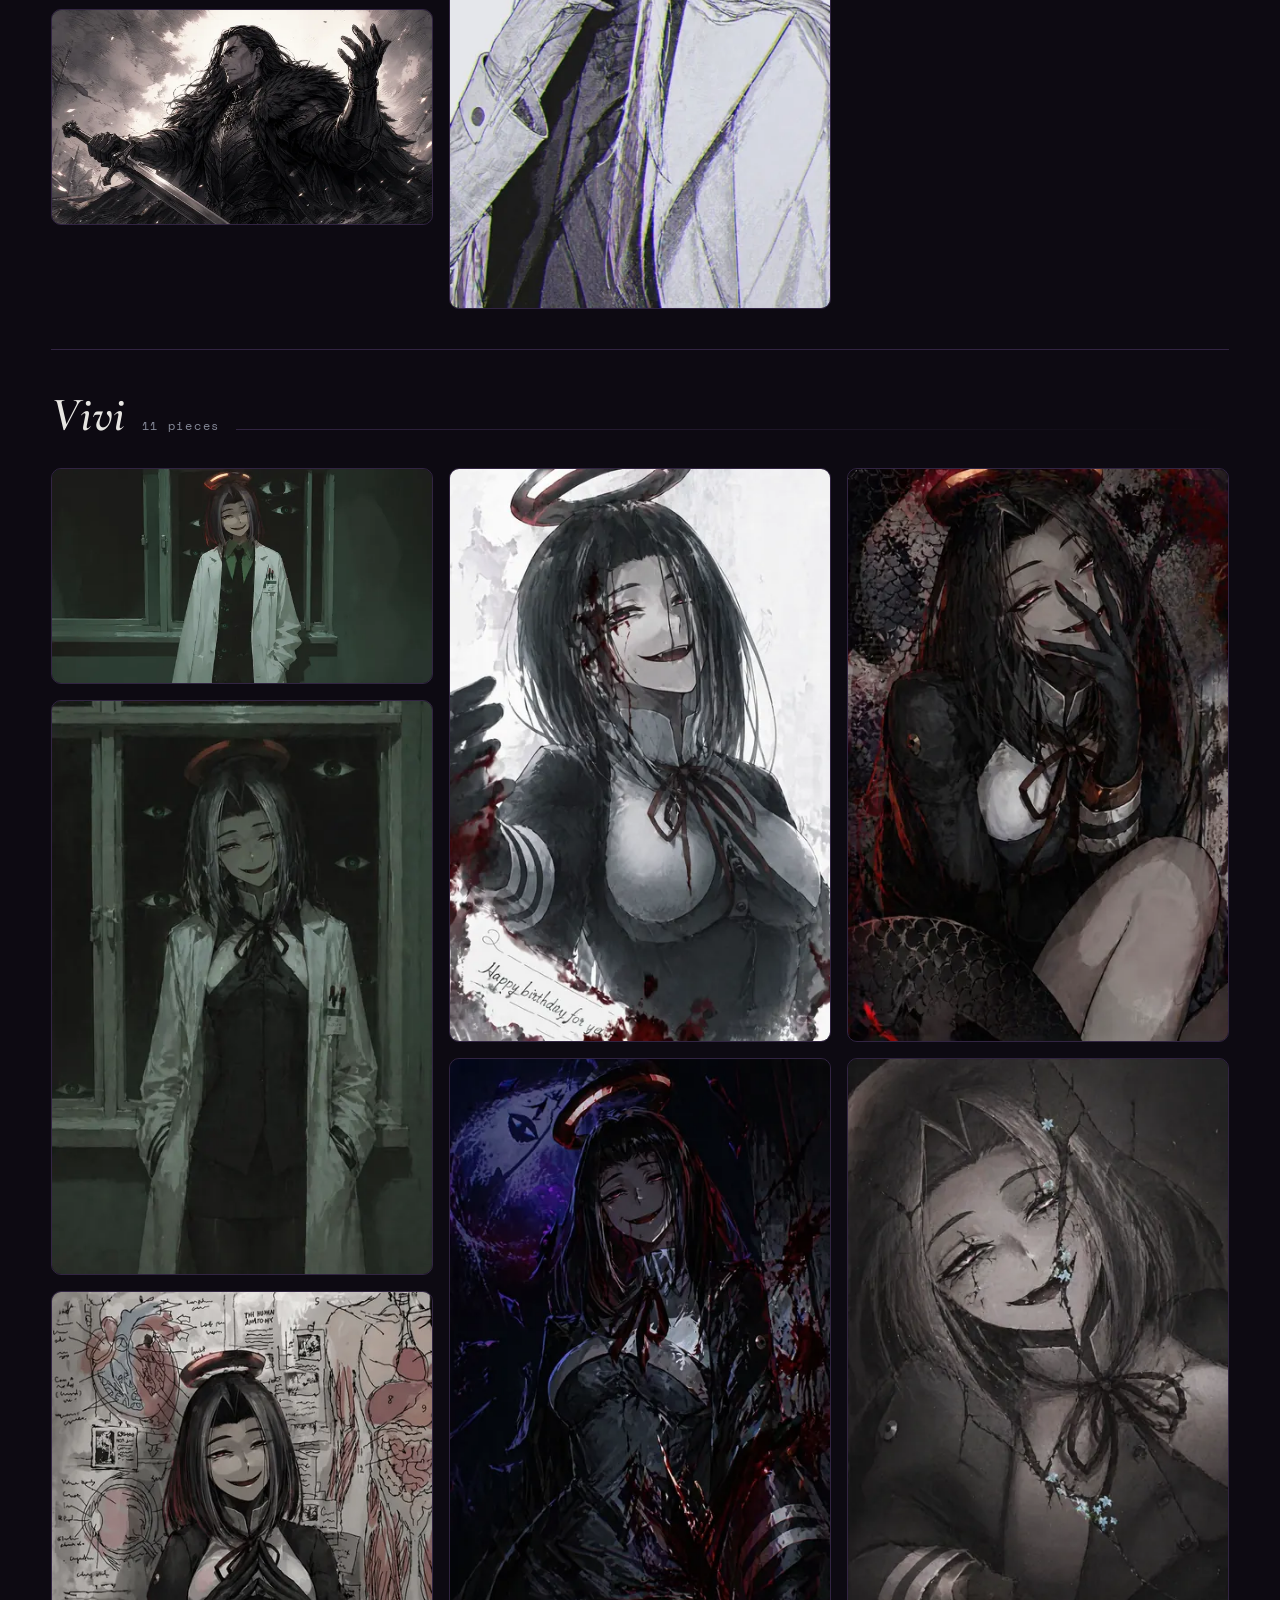
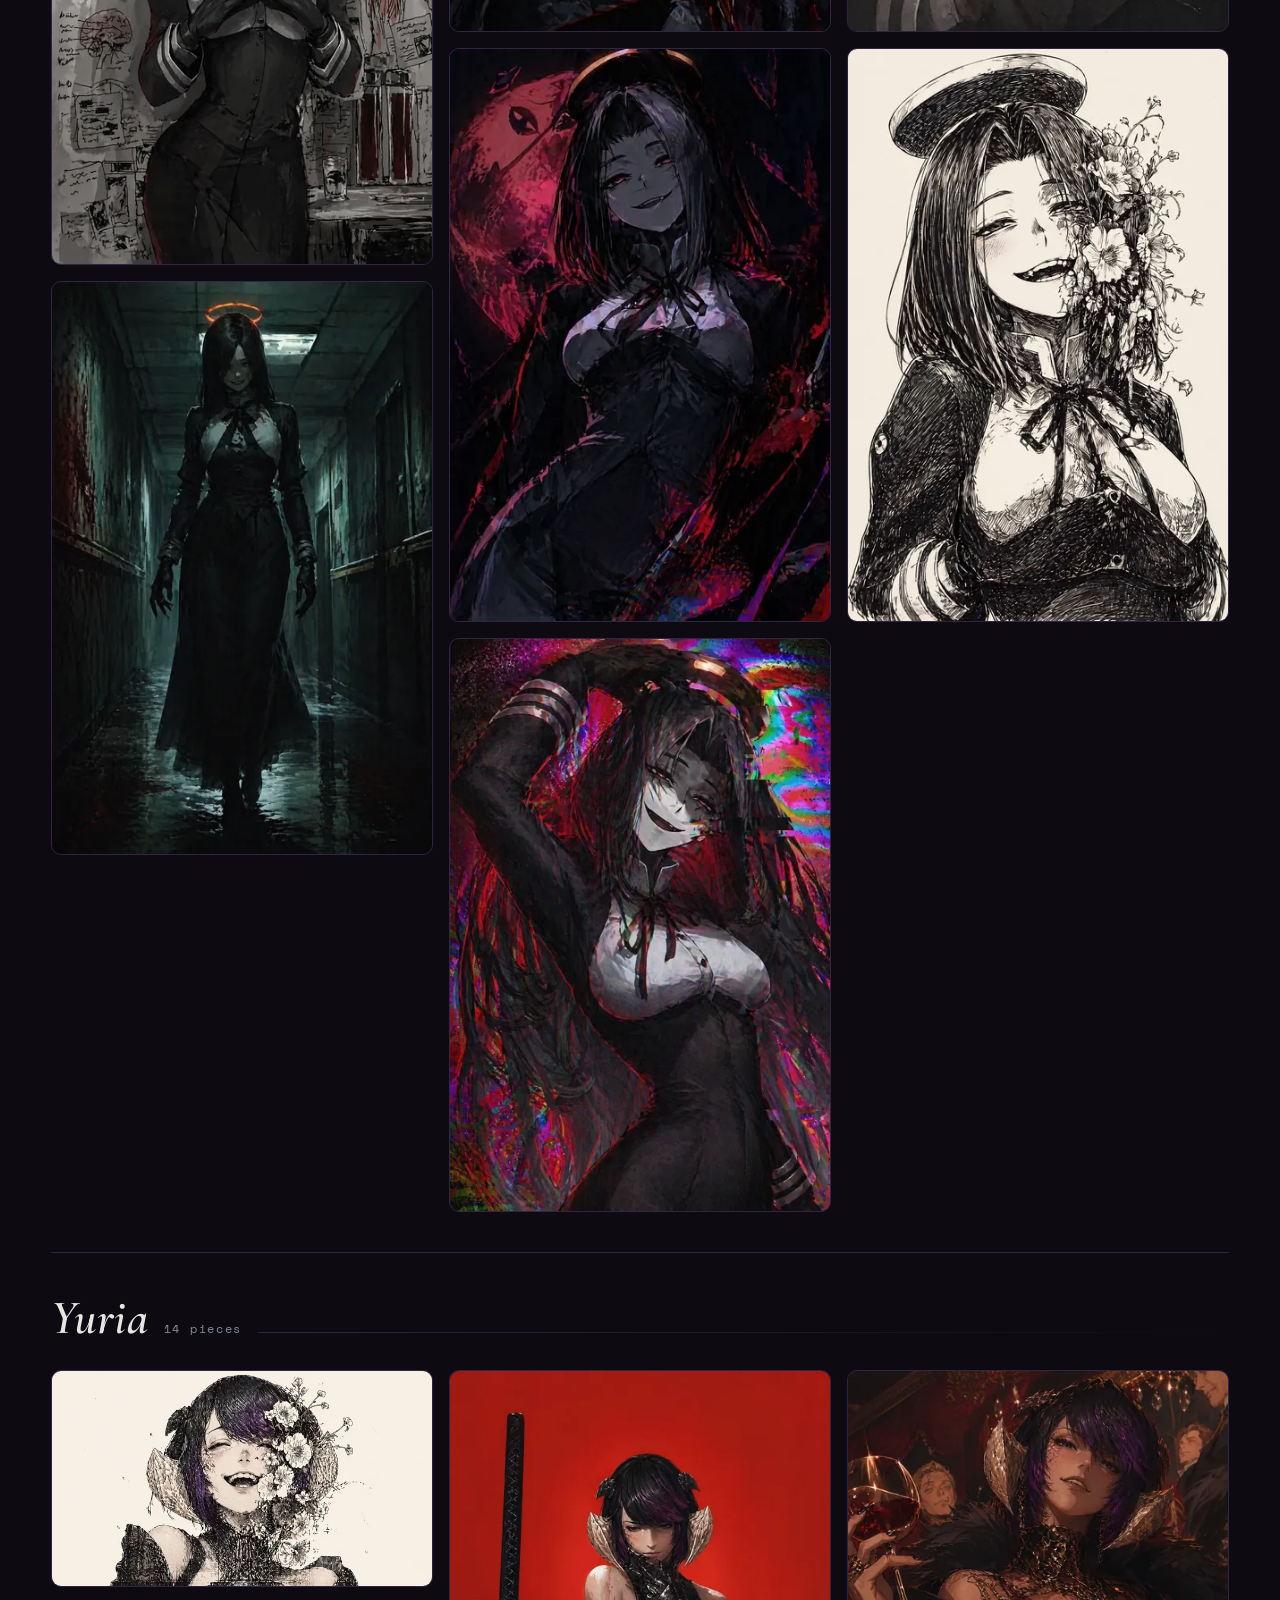
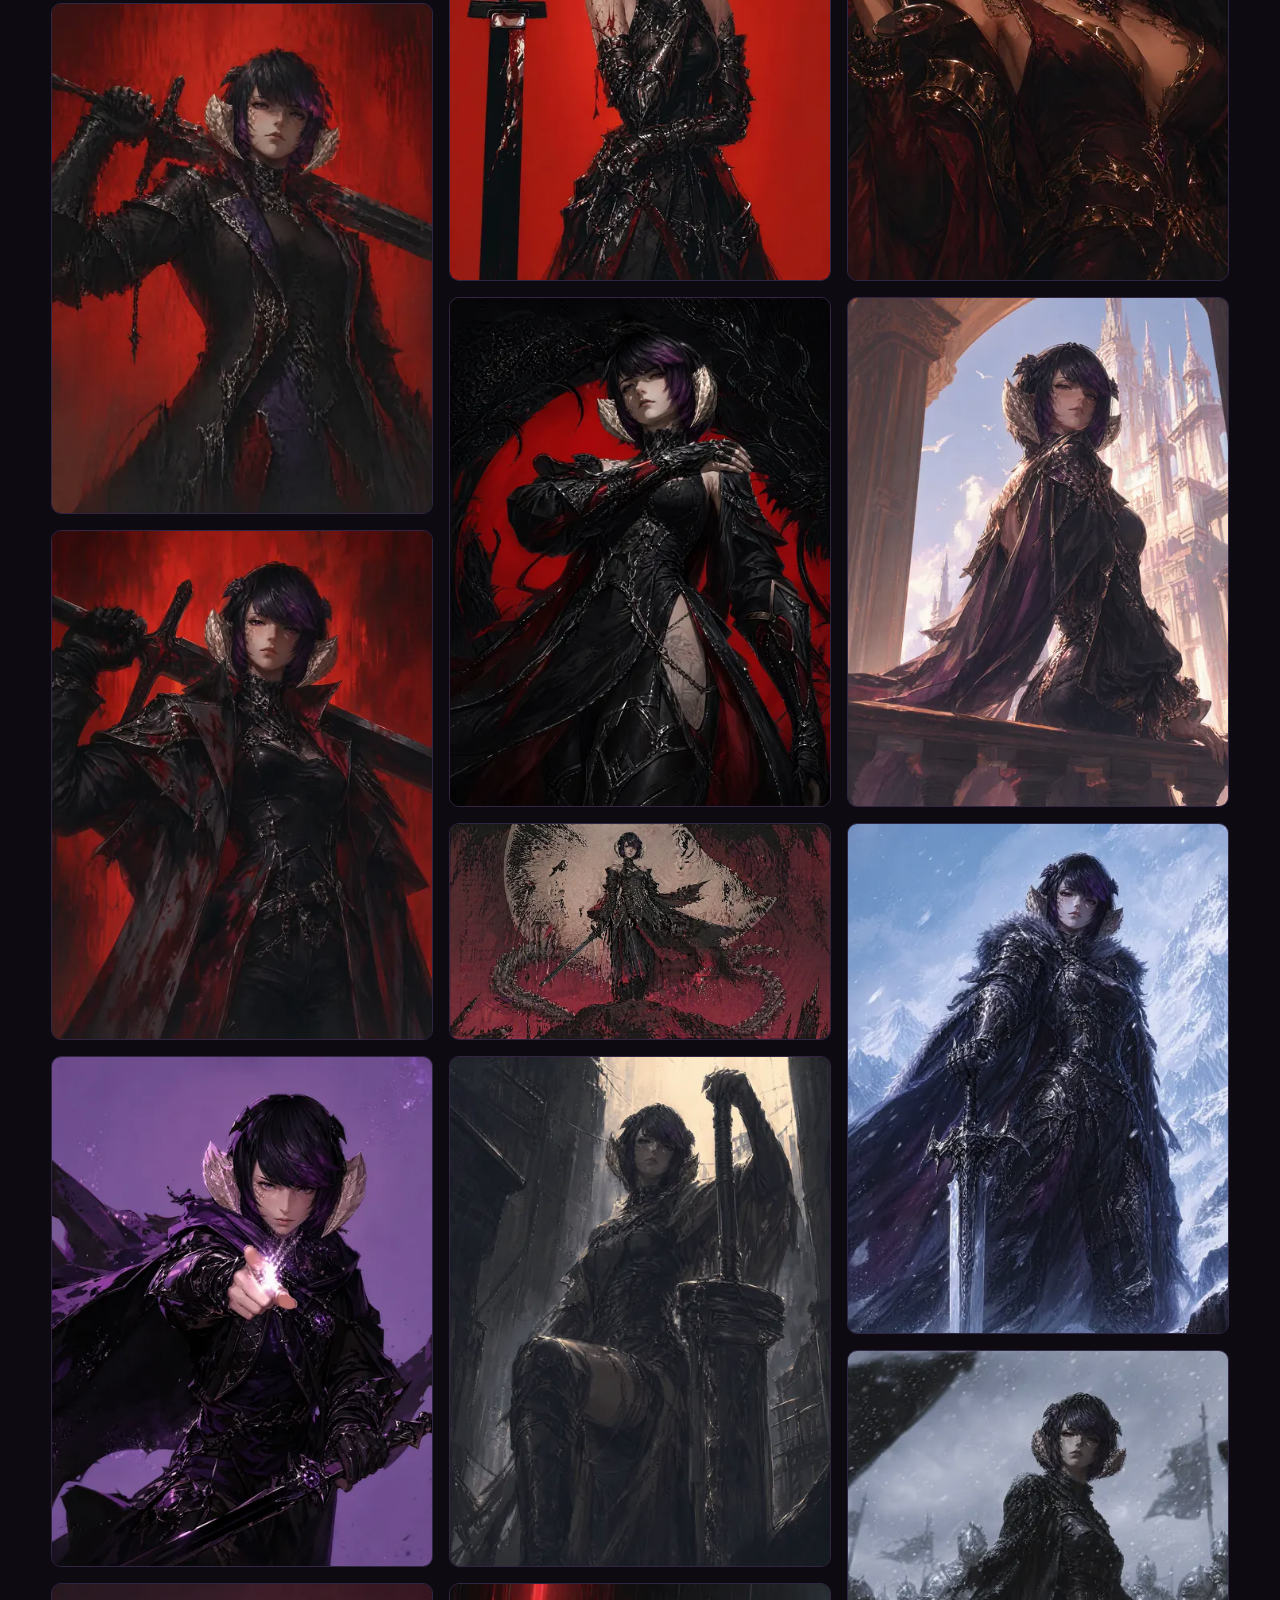
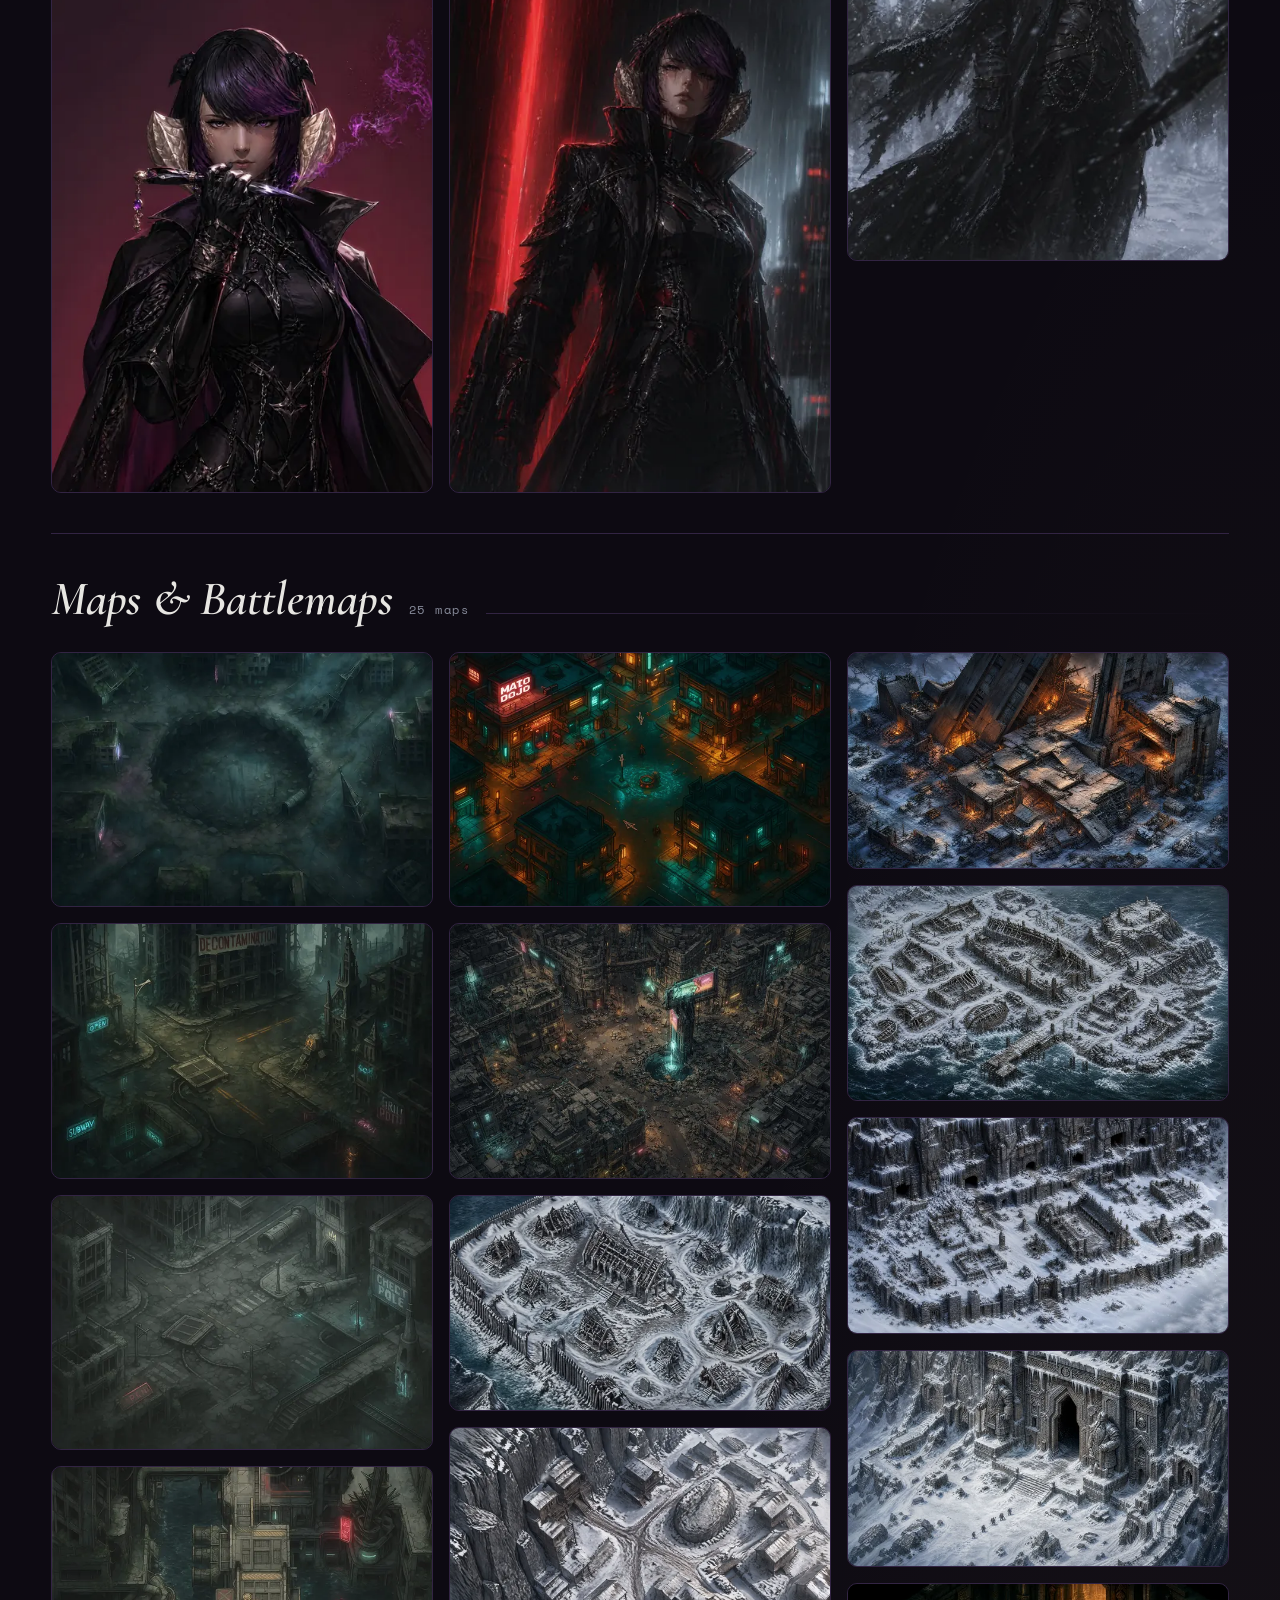
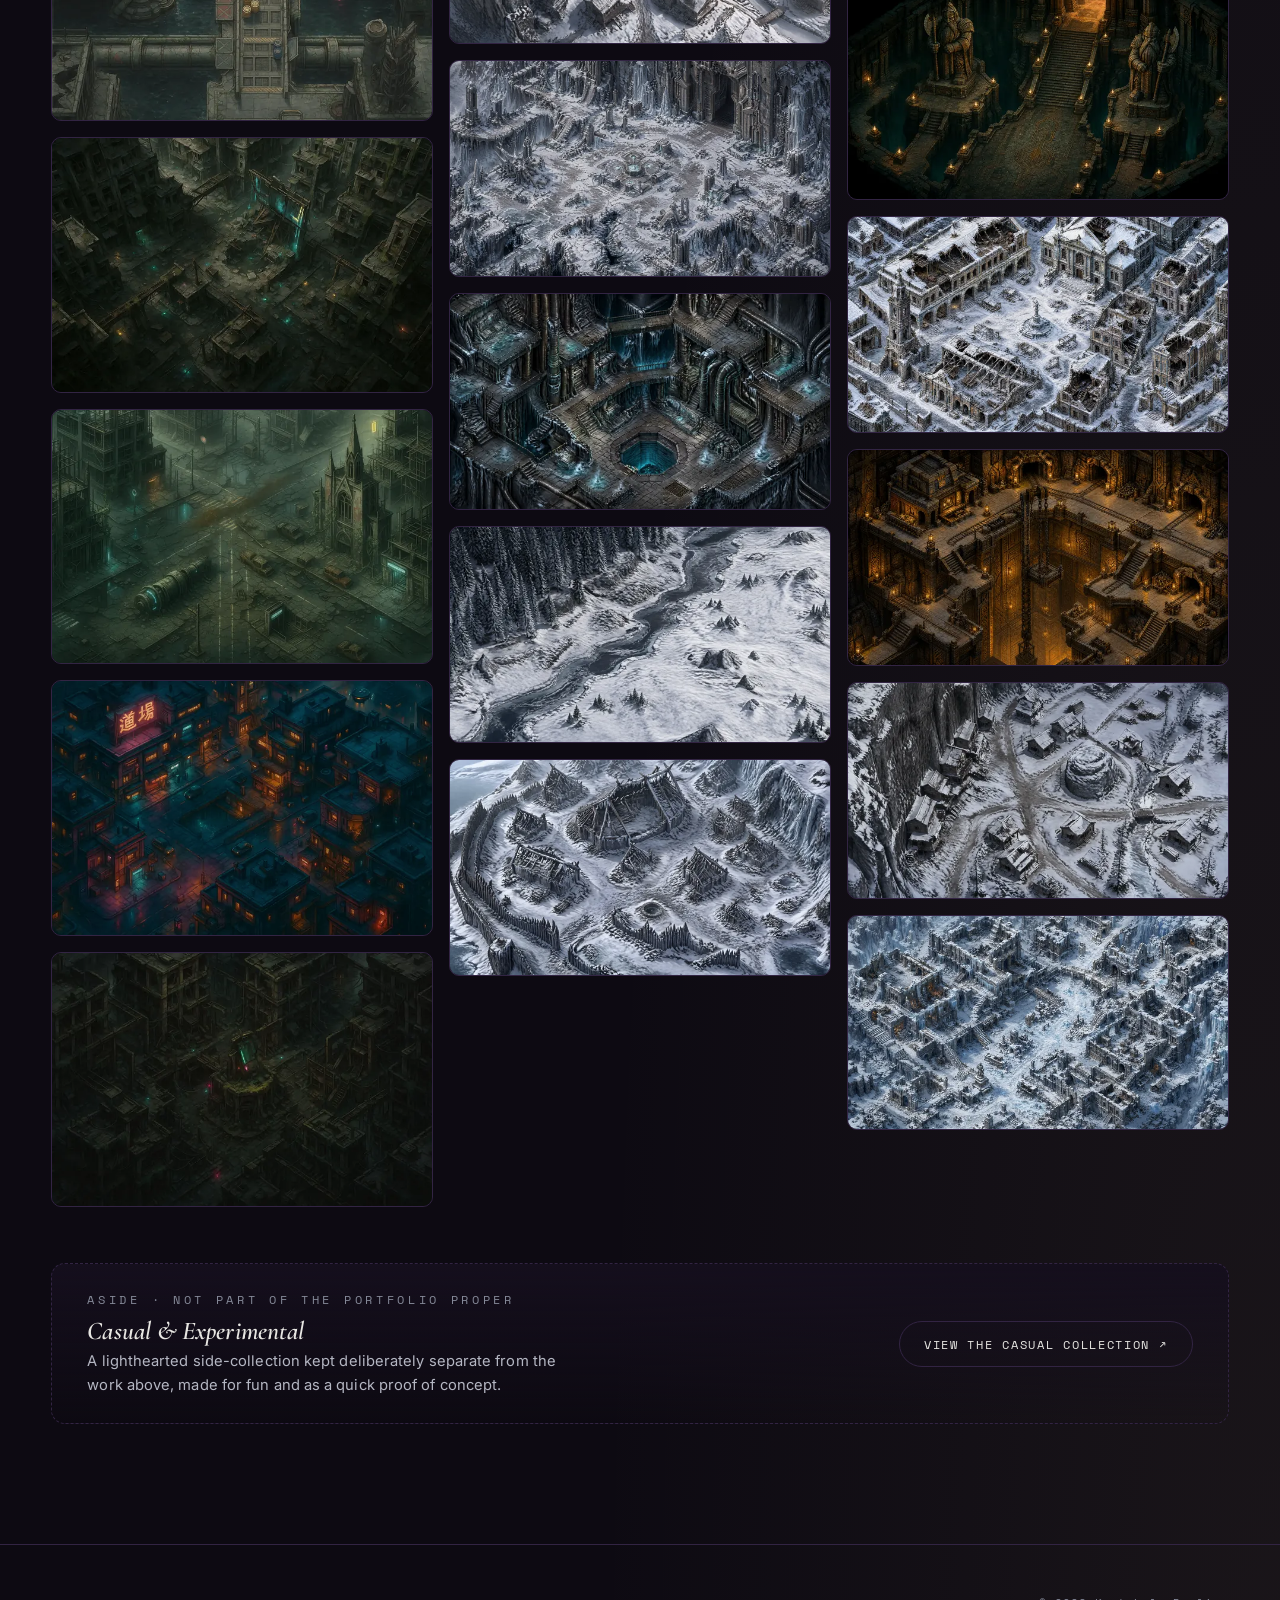
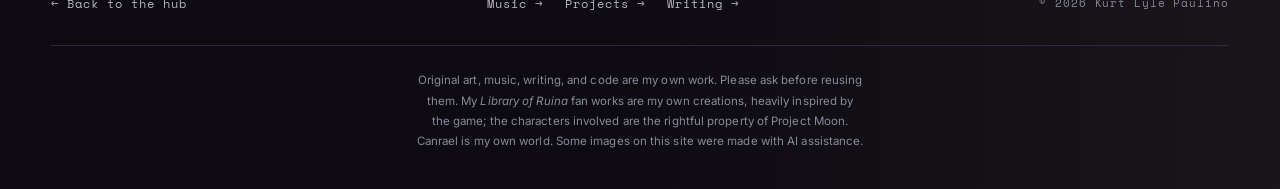
<file: art.html>
<!doctype html>
<html lang="en">
<head>
<meta charset="utf-8">
<meta name="viewport" content="width=device-width, initial-scale=1">
<title>Art &amp; Imagen — Kurt Lyle Paulino</title>
<meta name="description" content="AI image generation by Kurt Lyle Paulino: character-consistency studies (Vivi, Yuria), motion pieces, battlemaps, and memes.">
<link rel="preconnect" href="https://fonts.googleapis.com">
<link rel="preconnect" href="https://fonts.gstatic.com" crossorigin>
<link href="https://fonts.googleapis.com/css2?family=Cormorant+Garamond:ital,wght@0,500;0,600;1,500;1,600&family=Inter:wght@400;500;600&family=Space+Mono:wght@400;700&display=swap" rel="stylesheet">
<meta property="og:url" content="https://kurtlylepaulino.github.io/FullPortfolio/art.html">
<meta property="og:image" content="https://kurtlylepaulino.github.io/FullPortfolio/assets/img/og/og-art.png">
<meta property="og:image:width" content="1200">
<meta property="og:image:height" content="630">
<meta name="twitter:card" content="summary_large_image">
<script>document.documentElement.classList.add("js")</script>
<link rel="stylesheet" href="assets/css/base.css">
<link rel="stylesheet" href="assets/css/art.css">
</head>
<body data-theme="art">

<header class="nav">
  <a class="nav__brand" href="index.html">← Kurt&nbsp;Lyle&nbsp;<b>Paulino</b></a>
  <nav class="nav__links">
    <a href="art.html">Art</a>
    <a href="music.html">Music</a>
    <a href="projects.html">Projects</a>
    <a href="writing.html">Writing</a>
    <a class="cta" href="index.html">Hub</a>
  </nav>
</header>

<section class="page-hero">
  <div class="wrap page-hero__inner">
    <div class="ornament">❦ ⚜ ❦</div>
    <span class="eyebrow">Visual</span>
    <h1>Art &amp; Imagen</h1>
    <p class="lede">All of this is AI image generation: character-consistency studies (Vivi, Yuria),
      motion pieces, and a set of D&amp;D battlemaps, built through prompt iteration. Pieces are grouped.
      Click any to open the lightbox, or hit ▶ to let it drift on its own.</p>
  </div>
  <div class="wrap"><div class="filters" id="filters"></div></div>
</section>

<main class="wrap" id="groups" style="padding-bottom:1rem">
  <p style="color:var(--ink-faint);font-family:var(--mono)">Loading gallery…</p>
</main>

<!-- casual / meme collection — isolated, behind a disclaimer -->
<section class="wrap" style="padding-bottom:2.5rem">
  <div class="meme-vault">
    <div class="meme-vault__text">
      <span class="eyebrow">Aside · not part of the portfolio proper</span>
      <h2>Casual &amp; Experimental</h2>
      <p>A lighthearted side-collection kept deliberately separate from the work above, made for fun and as a quick proof of concept.</p>
    </div>
    <button class="btn meme-vault__btn" id="meme-open">View the casual collection ↗</button>
  </div>
</section>

<!-- revealed only after the disclaimer is acknowledged -->
<section class="wrap" id="meme-reveal" hidden style="padding-bottom:3rem">
  <div class="group__head"><h2 style="font-style:italic">The Casual Collection</h2><span class="group__count" id="meme-count"></span><span class="group__line"></span></div>
  <p class="meme-reveal__note">⚠ Humor-first experiments, intentionally unpolished and not representative of serious creative or professional work.</p>
  <div class="gallery" id="meme-grid"></div>
</section>

<!-- disclaimer modal -->
<div class="modal" id="meme-modal" aria-hidden="true">
  <div class="modal__box" role="dialog" aria-modal="true" aria-labelledby="meme-modal-title">
    <div class="modal__seal">🎭</div>
    <span class="eyebrow">A note before you enter</span>
    <h3 id="meme-modal-title">This is the casual corner.</h3>
    <p>This section was made with <strong>humor in mind</strong> and exists purely for casual use and as a
       <strong>proof of concept</strong>. The pieces here are lighthearted experiments in image generation and
       prompt iteration, intentionally unpolished and <strong>not representative of my serious creative
       or professional work</strong>.</p>
    <p class="modal__fine">Everything's in good fun. Proceed if you're up for a laugh.</p>
    <div class="modal__actions">
      <button class="btn" id="meme-cancel">Maybe later</button>
      <button class="btn btn--solid" id="meme-enter">View the collection</button>
    </div>
  </div>
</div>

<!-- lightbox -->
<div class="lb" id="lb" aria-hidden="true">
  <button class="lb__nav prev" id="lb-prev" aria-label="Previous">prev</button>
  <button class="lb__nav next" id="lb-next" aria-label="Next">next</button>
  <img class="lb__img" id="lb-img" alt="Artwork">
  <video class="lb__img" id="lb-vid" controls loop playsinline style="display:none"></video>
  <button class="lb__btn lb__close" id="lb-close" aria-label="Close">✕</button>
  <div class="lb__bar">
    <button class="lb__btn" id="lb-prev2" onclick="document.getElementById('lb-prev').click()" aria-label="Previous">‹</button>
    <span class="lb__count" id="lb-count">0 / 0</span>
    <button class="lb__btn lb__play" id="lb-play" aria-label="Slideshow">▶</button>
    <button class="lb__btn" id="lb-next2" onclick="document.getElementById('lb-next').click()" aria-label="Next">›</button>
  </div>
</div>

<footer class="foot">
  <div class="wrap foot__row">
    <a href="index.html">← Back to the hub</a>
    <div style="display:flex;gap:1.4rem;flex-wrap:wrap">
      <a href="music.html">Music →</a><a href="projects.html">Projects →</a><a href="writing.html">Writing →</a>
    </div>
    <small>© <span id="yr"></span> Kurt Lyle Paulino</small>
  </div>
  <div class="wrap foot__legal">
    <p>Original art, music, writing, and code are my own work. Please ask before reusing them. My <em>Library of Ruina</em> fan works are my own creations, heavily inspired by the game; the characters involved are the rightful property of Project Moon. Canrael is my own world. Some images on this site were made with AI assistance.</p>
  </div>
</footer>

<script>document.getElementById("yr").textContent = new Date().getFullYear();</script>
<script src="assets/js/main.js"></script>
<script src="assets/js/art.js"></script>
</body>
</html>
</file>
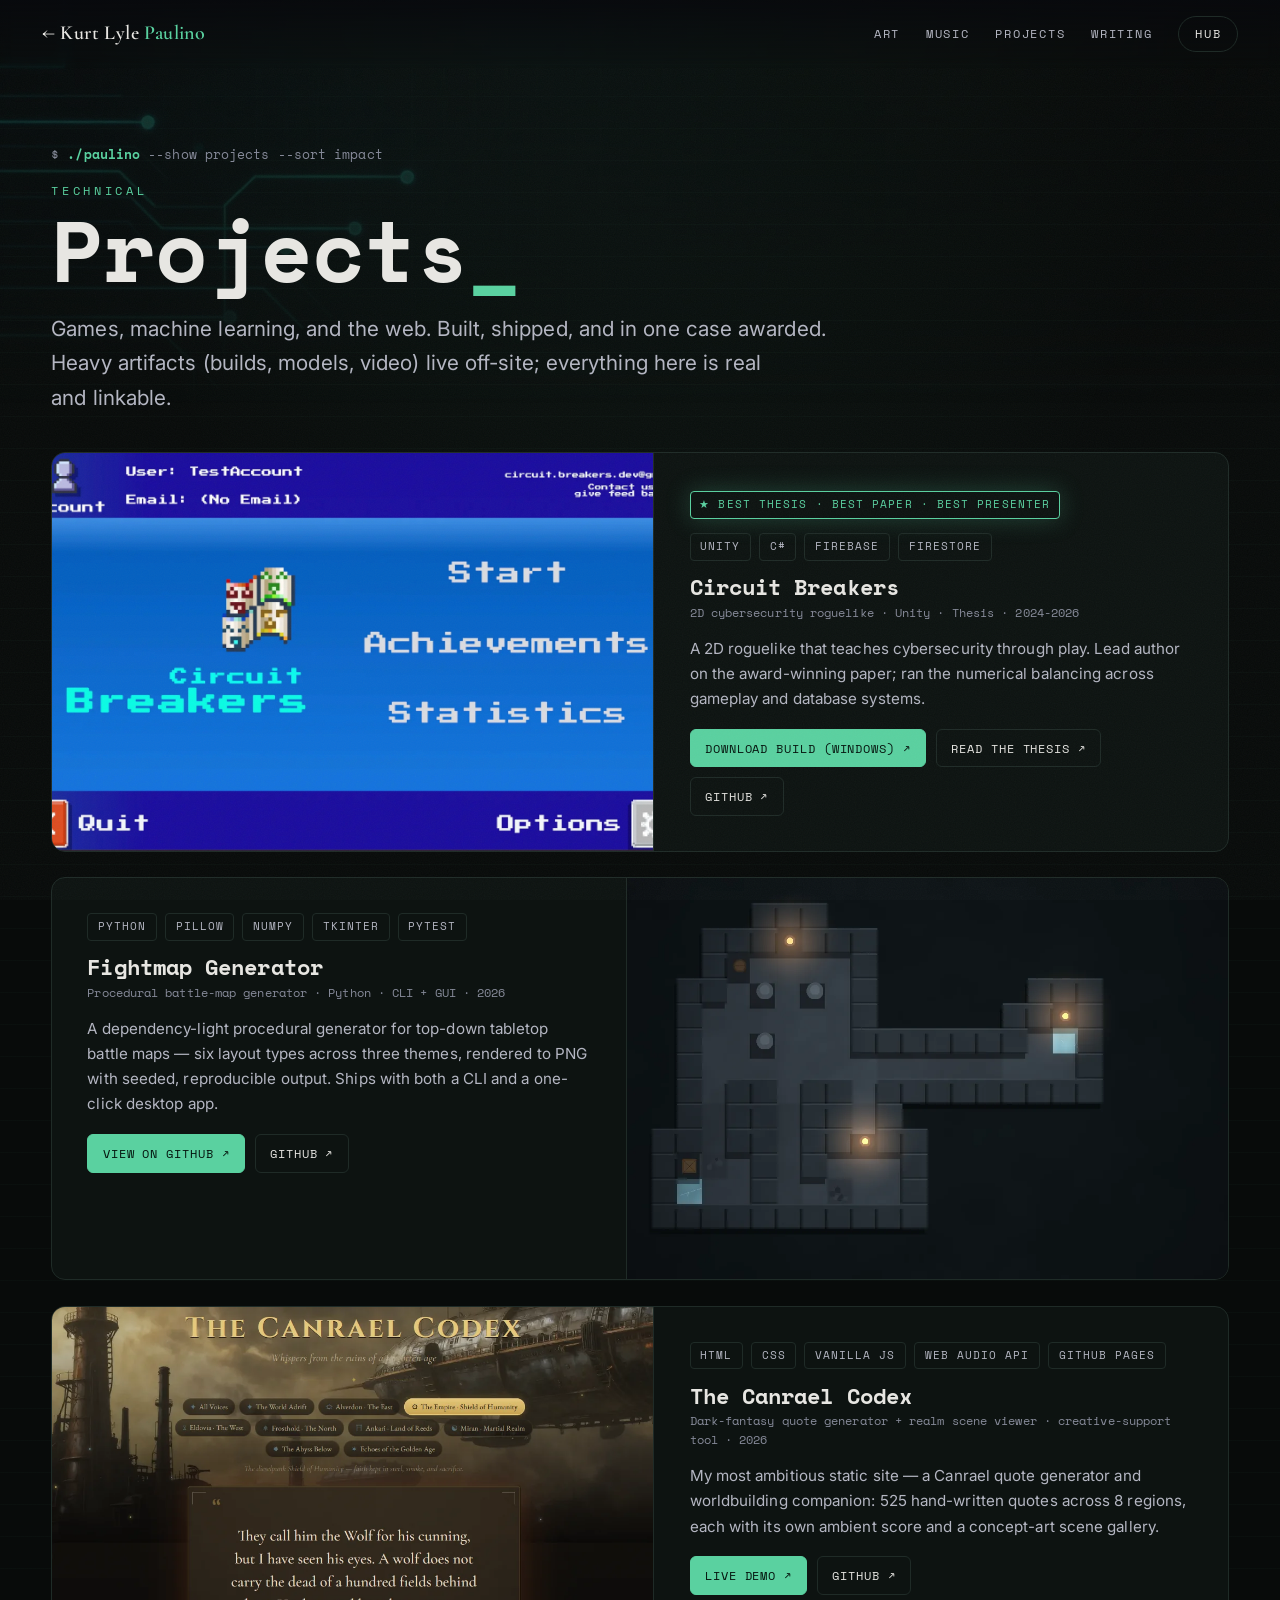
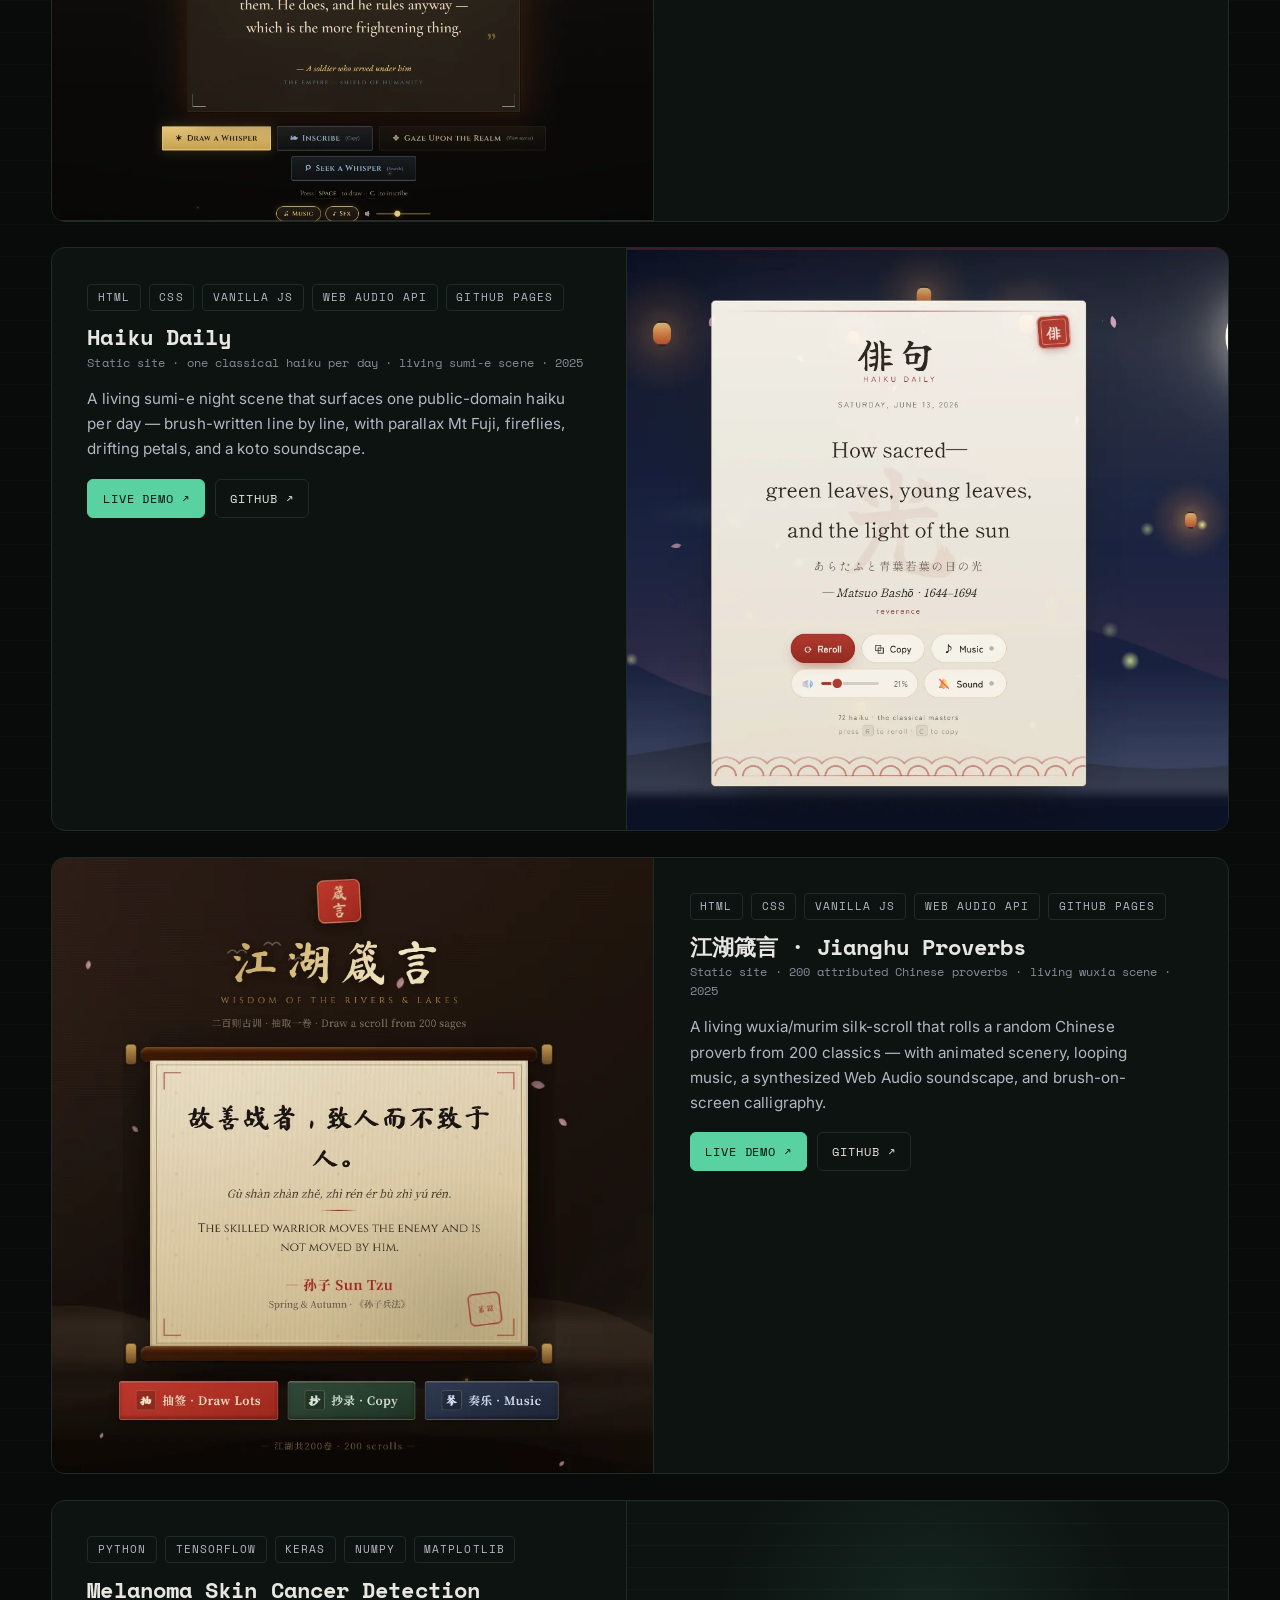
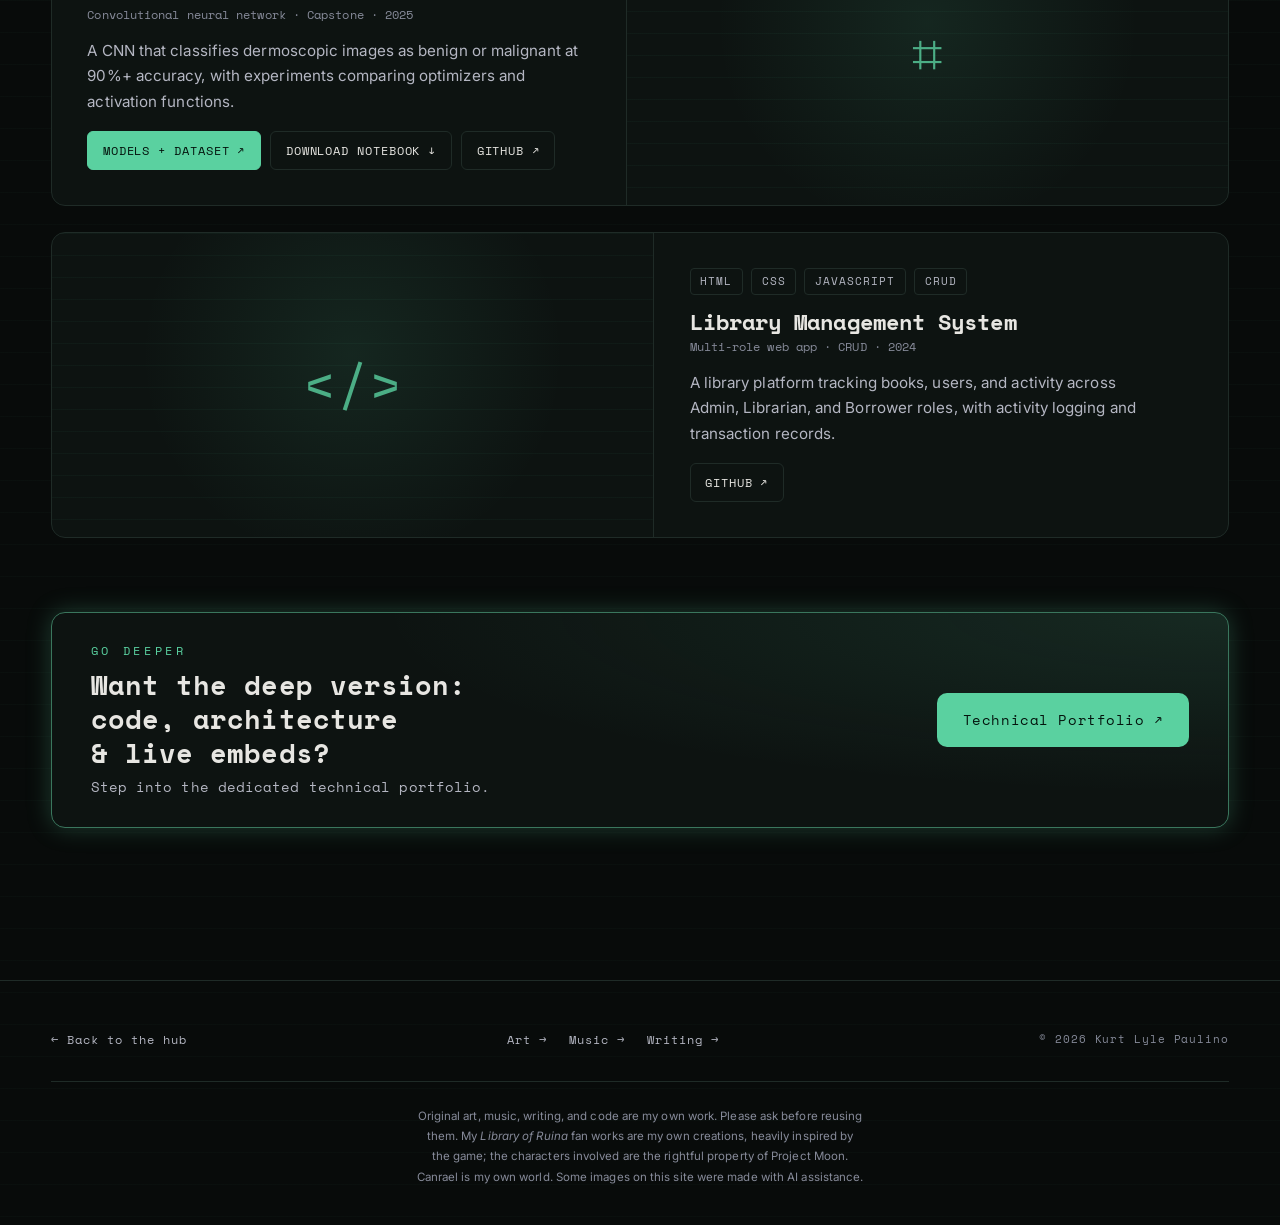
<file: projects.html>
<!doctype html>
<html lang="en">
<head>
<meta charset="utf-8">
<meta name="viewport" content="width=device-width, initial-scale=1">
<title>Projects — Kurt Lyle Paulino</title>
<meta name="description" content="Technical work by Kurt Lyle Paulino — Circuit Breakers (award-winning Unity game), a melanoma-detection CNN, and shipped web apps.">
<link rel="preconnect" href="https://fonts.googleapis.com">
<link rel="preconnect" href="https://fonts.gstatic.com" crossorigin>
<link href="https://fonts.googleapis.com/css2?family=Cormorant+Garamond:wght@500;600&family=Inter:wght@400;500;600&family=Space+Mono:wght@400;700&display=swap" rel="stylesheet">
<meta property="og:url" content="https://kurtlylepaulino.github.io/FullPortfolio/projects.html">
<meta property="og:image" content="https://kurtlylepaulino.github.io/FullPortfolio/assets/img/og/og-projects.png">
<meta property="og:image:width" content="1200">
<meta property="og:image:height" content="630">
<meta name="twitter:card" content="summary_large_image">
<script>document.documentElement.classList.add("js")</script>
<link rel="stylesheet" href="assets/css/base.css">
<link rel="stylesheet" href="assets/css/projects.css">
</head>
<body data-theme="projects">

<header class="nav">
  <a class="nav__brand" href="index.html">← Kurt&nbsp;Lyle&nbsp;<b>Paulino</b></a>
  <nav class="nav__links">
    <a href="art.html">Art</a>
    <a href="music.html">Music</a>
    <a href="projects.html">Projects</a>
    <a href="writing.html">Writing</a>
    <a class="cta" href="index.html">Hub</a>
  </nav>
</header>

<section class="page-hero">
  <div class="wrap">
    <div class="term">$ <b>./paulino</b> --show projects --sort impact</div>
    <span class="eyebrow">Technical</span>
    <h1>Projects<span class="cursor">_</span></h1>
    <p class="lede" style="margin-top:1rem">Games, machine learning, and the web. Built, shipped, and
      in one case awarded. Heavy artifacts (builds, models, video) live off-site; everything here
      is real and linkable.</p>
  </div>
</section>

<main class="wrap" id="proj-list" style="padding-bottom:2rem">
  <p style="color:var(--ink-faint);font-family:var(--mono)">Loading projects…</p>
</main>

<section class="wrap" style="padding-bottom:4.5rem">
  <a class="tech-cta reveal" href="https://kurtlylepaulino.github.io/TechnicalPortfolio/" target="_blank" rel="noopener">
    <div class="tech-cta__text">
      <span class="eyebrow">Go deeper</span>
      <h3>Want the deep version: code, architecture &amp; live embeds?</h3>
      <p>Step into the dedicated technical portfolio.</p>
    </div>
    <span class="tech-cta__btn">Technical Portfolio&nbsp;↗</span>
  </a>
</section>

<footer class="foot">
  <div class="wrap foot__row">
    <a href="index.html">← Back to the hub</a>
    <div style="display:flex;gap:1.4rem;flex-wrap:wrap">
      <a href="art.html">Art →</a><a href="music.html">Music →</a><a href="writing.html">Writing →</a>
    </div>
    <small>© <span id="yr"></span> Kurt Lyle Paulino</small>
  </div>
  <div class="wrap foot__legal">
    <p>Original art, music, writing, and code are my own work. Please ask before reusing them. My <em>Library of Ruina</em> fan works are my own creations, heavily inspired by the game; the characters involved are the rightful property of Project Moon. Canrael is my own world. Some images on this site were made with AI assistance.</p>
  </div>
</footer>

<script>document.getElementById("yr").textContent = new Date().getFullYear();</script>
<script src="assets/js/main.js"></script>
<script src="assets/js/projects.js"></script>
</body>
</html>
</file>
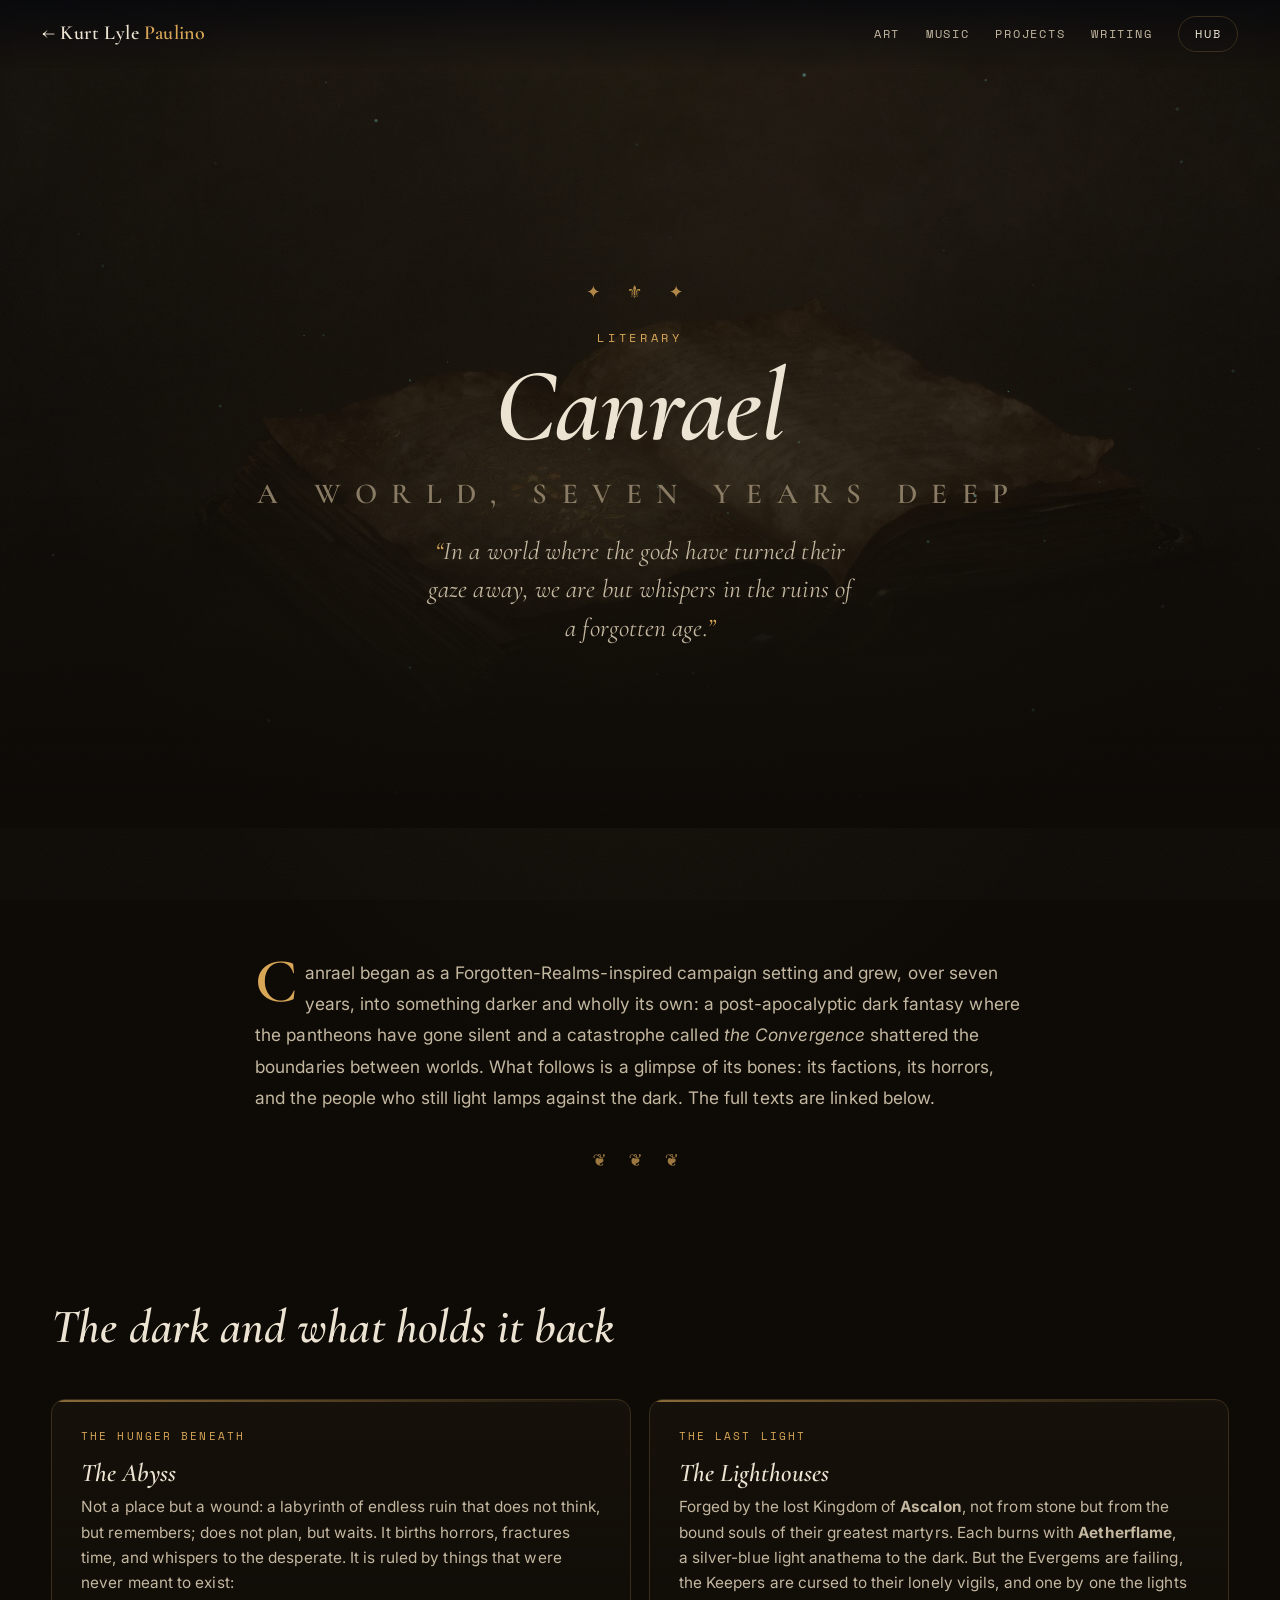
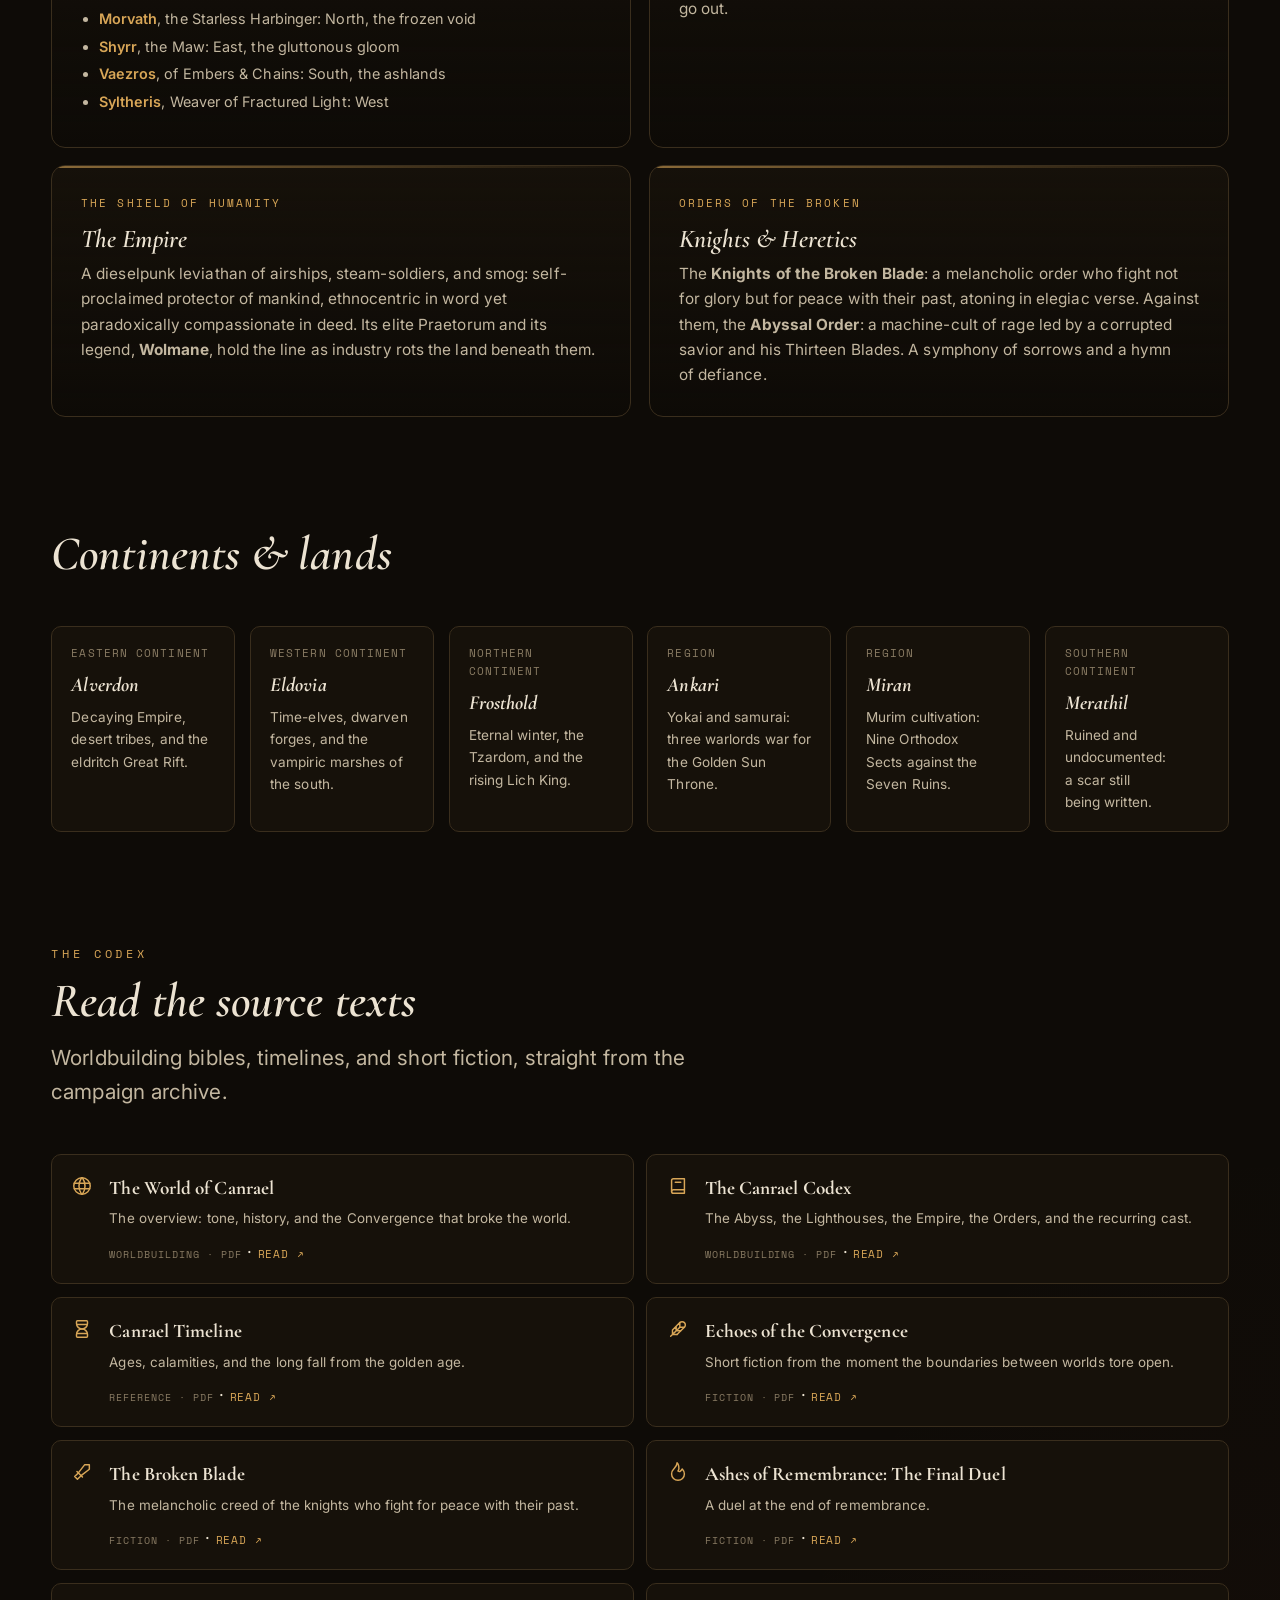
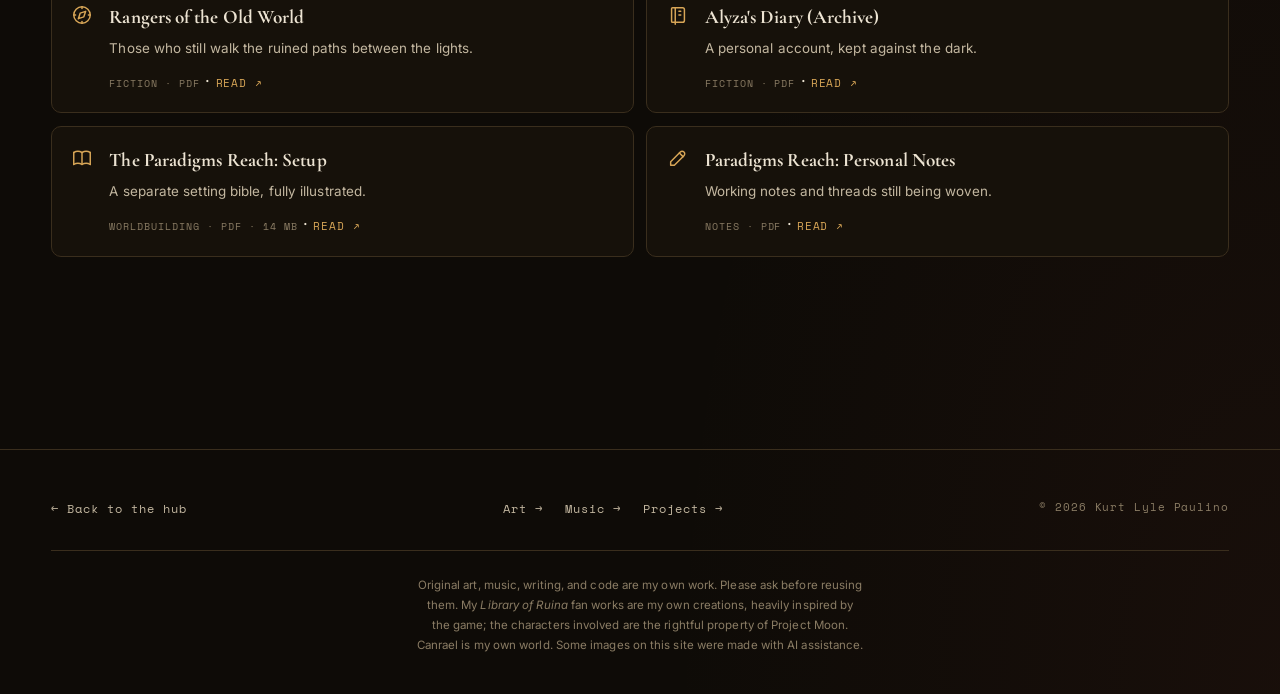
<file: writing.html>
<!doctype html>
<html lang="en">
<head>
<meta charset="utf-8">
<meta name="viewport" content="width=device-width, initial-scale=1">
<title>Canrael &amp; Writing — Kurt Lyle Paulino</title>
<meta name="description" content="Canrael — a seven-year dark-fantasy world by Kurt Lyle Paulino. The Abyss, the Lighthouses, the Empire, the Knights of the Broken Blade, and a downloadable codex.">
<link rel="preconnect" href="https://fonts.googleapis.com">
<link rel="preconnect" href="https://fonts.gstatic.com" crossorigin>
<link href="https://fonts.googleapis.com/css2?family=Cormorant+Garamond:ital,wght@0,500;0,600;1,500;1,600&family=Inter:wght@400;500;600&family=Space+Mono:wght@400;700&display=swap" rel="stylesheet">
<meta property="og:url" content="https://kurtlylepaulino.github.io/FullPortfolio/writing.html">
<meta property="og:image" content="https://kurtlylepaulino.github.io/FullPortfolio/assets/img/og/og-writing.png">
<meta property="og:image:width" content="1200">
<meta property="og:image:height" content="630">
<meta name="twitter:card" content="summary_large_image">
<script>document.documentElement.classList.add("js")</script>
<link rel="stylesheet" href="assets/css/base.css">
<link rel="stylesheet" href="assets/css/writing.css">
</head>
<body data-theme="writing">

<header class="nav">
  <a class="nav__brand" href="index.html">← Kurt&nbsp;Lyle&nbsp;<b>Paulino</b></a>
  <nav class="nav__links">
    <a href="art.html">Art</a>
    <a href="music.html">Music</a>
    <a href="projects.html">Projects</a>
    <a href="writing.html">Writing</a>
    <a class="cta" href="index.html">Hub</a>
  </nav>
</header>

<!-- HERO -->
<section class="hero">
  <canvas id="hero-canvas"></canvas>
  <div class="wrap hero__inner">
    <div class="ornament">✦ ⚜ ✦</div>
    <span class="eyebrow">Literary</span>
    <h1>Canrael<span class="sub">A world, seven years deep</span></h1>
    <p class="quote">In a world where the gods have turned their gaze away, we are but whispers in the ruins of a forgotten age.</p>
  </div>
</section>

<!-- INTRO -->
<section class="section">
  <div class="wrap lore">
    <p class="dropcap">Canrael began as a Forgotten-Realms-inspired campaign setting and grew, over seven
      years, into something darker and wholly its own: a post-apocalyptic dark fantasy where the
      pantheons have gone silent and a catastrophe called <em>the Convergence</em> shattered the
      boundaries between worlds. What follows is a glimpse of its bones: its factions, its horrors,
      and the people who still light lamps against the dark. The full texts are linked below.</p>
  </div>
  <div class="divider">❦ ❦ ❦</div>
</section>

<!-- LORE CARDS -->
<section class="section" style="padding-top:0">
  <div class="wrap">
    <div class="section__head reveal"><h2 style="font-style:italic">The dark and what holds it back</h2></div>
    <div class="codex-grid">
      <article class="lore-card reveal">
        <span class="kicker">The Hunger Beneath</span>
        <h3>The Abyss</h3>
        <p>Not a place but a wound: a labyrinth of endless ruin that does not think, but remembers; does not plan, but waits. It births horrors, fractures time, and whispers to the desperate. It is ruled by things that were never meant to exist:</p>
        <ul>
          <li><b>Morvath</b>, the Starless Harbinger: North, the frozen void</li>
          <li><b>Shyrr</b>, the Maw: East, the gluttonous gloom</li>
          <li><b>Vaezros</b>, of Embers &amp; Chains: South, the ashlands</li>
          <li><b>Syltheris</b>, Weaver of Fractured Light: West</li>
        </ul>
      </article>

      <article class="lore-card reveal">
        <span class="kicker">The Last Light</span>
        <h3>The Lighthouses</h3>
        <p>Forged by the lost Kingdom of <b>Ascalon</b>, not from stone but from the bound souls of
          their greatest martyrs. Each burns with <b>Aetherflame</b>, a silver-blue light anathema to the
          dark. But the Evergems are failing, the Keepers are cursed to their lonely vigils, and one by
          one the lights go out.</p>
      </article>

      <article class="lore-card reveal">
        <span class="kicker">The Shield of Humanity</span>
        <h3>The Empire</h3>
        <p>A dieselpunk leviathan of airships, steam-soldiers, and smog: self-proclaimed protector of
          mankind, ethnocentric in word yet paradoxically compassionate in deed. Its elite Praetorum and
          its legend, <b>Wolmane</b>, hold the line as industry rots the land beneath them.</p>
      </article>

      <article class="lore-card reveal">
        <span class="kicker">Orders of the broken</span>
        <h3>Knights &amp; Heretics</h3>
        <p>The <b>Knights of the Broken Blade</b>: a melancholic order who fight not for glory but for
          peace with their past, atoning in elegiac verse. Against them, the <b>Abyssal Order</b>: a
          machine-cult of rage led by a corrupted savior and his Thirteen Blades. A symphony of sorrows
          and a hymn of defiance.</p>
      </article>
    </div>
  </div>
</section>

<!-- CONTINENTS -->
<section class="section" style="padding-top:0">
  <div class="wrap">
    <div class="section__head reveal"><h2 style="font-style:italic">Continents &amp; lands</h2></div>
    <div class="realms">
      <div class="realm reveal"><span>Eastern Continent</span><h4>Alverdon</h4><p>Decaying Empire, desert tribes, and the eldritch Great Rift.</p></div>
      <div class="realm reveal"><span>Western Continent</span><h4>Eldovia</h4><p>Time-elves, dwarven forges, and the vampiric marshes of the south.</p></div>
      <div class="realm reveal"><span>Northern Continent</span><h4>Frosthold</h4><p>Eternal winter, the Tzardom, and the rising Lich King.</p></div>
      <div class="realm reveal"><span>Region</span><h4>Ankari</h4><p>Yokai and samurai: three warlords war for the Golden Sun Throne.</p></div>
      <div class="realm reveal"><span>Region</span><h4>Miran</h4><p>Murim cultivation: Nine Orthodox Sects against the Seven Ruins.</p></div>
      <div class="realm reveal"><span>Southern Continent</span><h4>Merathil</h4><p>Ruined and undocumented: a scar still being written.</p></div>
    </div>
  </div>
</section>

<!-- THE CODEX / LIBRARY -->
<section class="section" style="padding-top:0">
  <div class="wrap">
    <div class="section__head reveal">
      <span class="eyebrow">The codex</span>
      <h2 style="font-style:italic">Read the source texts</h2>
      <p class="lede" style="margin-top:.8rem;color:var(--ink-soft)">Worldbuilding bibles, timelines, and short fiction, straight from the campaign archive.</p>
    </div>
    <div class="library">
      <div class="book reveal"><div class="book__icon"><svg viewBox="0 0 24 24" fill="none" stroke="currentColor" stroke-width="1.6" stroke-linecap="round" stroke-linejoin="round" aria-hidden="true"><path d="M3 12a9 9 0 1 0 18 0a9 9 0 0 0 -18 0"/><path d="M3.6 9h16.8"/><path d="M3.6 15h16.8"/><path d="M11.5 3a17 17 0 0 0 0 18"/><path d="M12.5 3a17 17 0 0 1 0 18"/></svg></div><div>
        <h4>The World of Canrael</h4><p>The overview: tone, history, and the Convergence that broke the world.</p>
        <span class="meta">Worldbuilding · PDF</span> · <a href="assets/docs/writing/canrael-world-summary.pdf" target="_blank" rel="noopener">Read ↗</a></div></div>

      <div class="book reveal"><div class="book__icon"><svg viewBox="0 0 24 24" fill="none" stroke="currentColor" stroke-width="1.6" stroke-linecap="round" stroke-linejoin="round" aria-hidden="true"><path d="M19 4v16h-12a2 2 0 0 1 -2 -2v-12a2 2 0 0 1 2 -2h12"/><path d="M19 16h-12a2 2 0 0 0 -2 2"/><path d="M9 8h6"/></svg></div><div>
        <h4>The Canrael Codex</h4><p>The Abyss, the Lighthouses, the Empire, the Orders, and the recurring cast.</p>
        <span class="meta">Worldbuilding · PDF</span> · <a href="assets/docs/writing/canrael-codex.pdf" target="_blank" rel="noopener">Read ↗</a></div></div>

      <div class="book reveal"><div class="book__icon"><svg viewBox="0 0 24 24" fill="none" stroke="currentColor" stroke-width="1.6" stroke-linecap="round" stroke-linejoin="round" aria-hidden="true"><path d="M6.5 7h11"/><path d="M6.5 17h11"/><path d="M6 20v-2a6 6 0 1 1 12 0v2a1 1 0 0 1 -1 1h-10a1 1 0 0 1 -1 -1"/><path d="M6 4v2a6 6 0 1 0 12 0v-2a1 1 0 0 0 -1 -1h-10a1 1 0 0 0 -1 1"/></svg></div><div>
        <h4>Canrael Timeline</h4><p>Ages, calamities, and the long fall from the golden age.</p>
        <span class="meta">Reference · PDF</span> · <a href="assets/docs/writing/canrael-timeline.pdf" target="_blank" rel="noopener">Read ↗</a></div></div>

      <div class="book reveal"><div class="book__icon"><svg viewBox="0 0 24 24" fill="none" stroke="currentColor" stroke-width="1.6" stroke-linecap="round" stroke-linejoin="round" aria-hidden="true"><path d="M4 20l10 -10m0 -5v5h5m-9 -1v5h5m-9 -1v5h5m-5 -5l4 -4l4 -4"/><path d="M19 10c.638 -.636 1 -1.515 1 -2.486a3.515 3.515 0 0 0 -3.517 -3.514c-.97 0 -1.847 .367 -2.483 1m-3 13l4 -4l4 -4"/></svg></div><div>
        <h4>Echoes of the Convergence</h4><p>Short fiction from the moment the boundaries between worlds tore open.</p>
        <span class="meta">Fiction · PDF</span> · <a href="assets/docs/writing/echoes-of-the-convergence.pdf" target="_blank" rel="noopener">Read ↗</a></div></div>

      <div class="book reveal"><div class="book__icon"><svg viewBox="0 0 24 24" fill="none" stroke="currentColor" stroke-width="1.6" stroke-linecap="round" stroke-linejoin="round" aria-hidden="true"><path d="M20 4v5l-9 7l-4 4l-3 -3l4 -4l7 -9l5 0"/><path d="M6.5 11.5l6 6"/></svg></div><div>
        <h4>The Broken Blade</h4><p>The melancholic creed of the knights who fight for peace with their past.</p>
        <span class="meta">Fiction · PDF</span> · <a href="assets/docs/writing/the-broken-blade.pdf" target="_blank" rel="noopener">Read ↗</a></div></div>

      <div class="book reveal"><div class="book__icon"><svg viewBox="0 0 24 24" fill="none" stroke="currentColor" stroke-width="1.6" stroke-linecap="round" stroke-linejoin="round" aria-hidden="true"><path d="M12 10.941c2.333 -3.308 .167 -7.823 -1 -8.941c0 3.395 -2.235 5.299 -3.667 6.706c-1.43 1.408 -2.333 3.294 -2.333 5.588c0 3.704 3.134 6.706 7 6.706c3.866 0 7 -3.002 7 -6.706c0 -1.712 -1.232 -4.403 -2.333 -5.588c-2.084 3.353 -3.257 3.353 -4.667 2.235"/></svg></div><div>
        <h4>Ashes of Remembrance: The Final Duel</h4><p>A duel at the end of remembrance.</p>
        <span class="meta">Fiction · PDF</span> · <a href="assets/docs/writing/ashes-of-remembrance.pdf" target="_blank" rel="noopener">Read ↗</a></div></div>

      <div class="book reveal"><div class="book__icon"><svg viewBox="0 0 24 24" fill="none" stroke="currentColor" stroke-width="1.6" stroke-linecap="round" stroke-linejoin="round" aria-hidden="true"><path d="M8 16l2 -6l6 -2l-2 6l-6 2"/><path d="M3 12a9 9 0 1 0 18 0a9 9 0 1 0 -18 0"/><path d="M12 3l0 2"/><path d="M12 19l0 2"/><path d="M3 12l2 0"/><path d="M19 12l2 0"/></svg></div><div>
        <h4>Rangers of the Old World</h4><p>Those who still walk the ruined paths between the lights.</p>
        <span class="meta">Fiction · PDF</span> · <a href="assets/docs/writing/rangers-of-the-old-world.pdf" target="_blank" rel="noopener">Read ↗</a></div></div>

      <div class="book reveal"><div class="book__icon"><svg viewBox="0 0 24 24" fill="none" stroke="currentColor" stroke-width="1.6" stroke-linecap="round" stroke-linejoin="round" aria-hidden="true"><path d="M6 4h11a2 2 0 0 1 2 2v12a2 2 0 0 1 -2 2h-11a1 1 0 0 1 -1 -1v-14a1 1 0 0 1 1 -1m3 0v18"/><path d="M13 8l2 0"/><path d="M13 12l2 0"/></svg></div><div>
        <h4>Alyza's Diary (Archive)</h4><p>A personal account, kept against the dark.</p>
        <span class="meta">Fiction · PDF</span> · <a href="assets/docs/writing/alyzas-diary.pdf" target="_blank" rel="noopener">Read ↗</a></div></div>

      <div class="book reveal"><div class="book__icon"><svg viewBox="0 0 24 24" fill="none" stroke="currentColor" stroke-width="1.6" stroke-linecap="round" stroke-linejoin="round" aria-hidden="true"><path d="M3 19a9 9 0 0 1 9 0a9 9 0 0 1 9 0"/><path d="M3 6a9 9 0 0 1 9 0a9 9 0 0 1 9 0"/><path d="M3 6l0 13"/><path d="M12 6l0 13"/><path d="M21 6l0 13"/></svg></div><div>
        <h4>The Paradigms Reach: Setup</h4><p>A separate setting bible, fully illustrated.</p>
        <span class="meta">Worldbuilding · PDF · 14&nbsp;MB</span> · <a href="assets/docs/writing/paradigms-reach-setup.pdf" target="_blank" rel="noopener">Read ↗</a></div></div>

      <div class="book reveal"><div class="book__icon"><svg viewBox="0 0 24 24" fill="none" stroke="currentColor" stroke-width="1.6" stroke-linecap="round" stroke-linejoin="round" aria-hidden="true"><path d="M4 20h4l10.5 -10.5a2.828 2.828 0 1 0 -4 -4l-10.5 10.5v4"/><path d="M13.5 6.5l4 4"/></svg></div><div>
        <h4>Paradigms Reach: Personal Notes</h4><p>Working notes and threads still being woven.</p>
        <span class="meta">Notes · PDF</span> · <a href="assets/docs/writing/paradigms-reach-notes.pdf" target="_blank" rel="noopener">Read ↗</a></div></div>
    </div>
  </div>
</section>

<footer class="foot">
  <div class="wrap foot__row">
    <a href="index.html">← Back to the hub</a>
    <div style="display:flex;gap:1.4rem;flex-wrap:wrap">
      <a href="art.html">Art →</a><a href="music.html">Music →</a><a href="projects.html">Projects →</a>
    </div>
    <small>© <span id="yr"></span> Kurt Lyle Paulino</small>
  </div>
  <div class="wrap foot__legal">
    <p>Original art, music, writing, and code are my own work. Please ask before reusing them. My <em>Library of Ruina</em> fan works are my own creations, heavily inspired by the game; the characters involved are the rightful property of Project Moon. Canrael is my own world. Some images on this site were made with AI assistance.</p>
  </div>
</footer>

<script>document.getElementById("yr").textContent = new Date().getFullYear();</script>
<script src="assets/js/main.js"></script>
</body>
</html>
</file>
<file: assets/css/base.css>
/* ============================================================
   FULLPORTFOLIO — base design system (the "pro shell")
   Shared structure + tokens. Each pillar page overrides the
   --accent / texture tokens via its own theme stylesheet.
   ============================================================ */

:root {
  /* core palette — deep, neutral, professional */
  --bg:        #0c0d12;
  --bg-soft:   #14161f;
  --bg-panel:  #181b26;
  --line:      #2a2e3d;
  --ink:       #e7e6e2;
  --ink-soft:  #b4b6c2;
  --ink-faint: #868a99;

  /* default accent (Aetherflame silver-blue — the hub) */
  --accent:      #7fd6d0;
  --accent-2:    #9aa7ff;
  --accent-ink:  #0c0d12;
  --glow: 0 0 24px rgba(127, 214, 208, 0.25);

  --serif: "Cormorant Garamond", Georgia, "Times New Roman", serif;
  --sans:  "Inter", system-ui, -apple-system, "Segoe UI", Roboto, sans-serif;
  --mono:  "Space Mono", "JetBrains Mono", ui-monospace, "Courier New", monospace;

  --maxw: 1180px;
  --radius: 14px;
  --ease: cubic-bezier(.22,.61,.36,1);
  --ease-out-expo: cubic-bezier(.16,1,.3,1);
}

* { box-sizing: border-box; }
html { scroll-behavior: smooth; -webkit-text-size-adjust: 100%; }

body {
  margin: 0;
  background: var(--bg);
  color: var(--ink);
  font-family: var(--sans);
  font-size: 17px;
  line-height: 1.65;
  letter-spacing: .005em;
  overflow-x: hidden;
  -webkit-font-smoothing: antialiased;
}

a { color: inherit; text-decoration: none; }
img { max-width: 100%; display: block; }
::selection { background: var(--accent); color: var(--accent-ink); }
:focus-visible { outline: 2px solid var(--accent); outline-offset: 3px; border-radius: 4px; }

/* subtle film grain for material depth (sits above bg, below content interaction) */
body::before {
  content: ""; position: fixed; inset: 0; z-index: 1; pointer-events: none; opacity: .04;
  background-image: url("data:image/svg+xml,%3Csvg xmlns='http://www.w3.org/2000/svg' width='160' height='160'%3E%3Cfilter id='n'%3E%3CfeTurbulence type='fractalNoise' baseFrequency='0.85' numOctaves='2' stitchTiles='stitch'/%3E%3C/filter%3E%3Crect width='100%25' height='100%25' filter='url(%23n)'/%3E%3C/svg%3E");
  background-repeat: repeat;
}
@media (prefers-reduced-motion: reduce) { body::before { display: none; } }

h1, h2, h3 { font-family: var(--serif); font-weight: 600; line-height: 1.08; margin: 0; text-wrap: balance; }
.lede, p { text-wrap: pretty; }
h1 { font-size: clamp(2.6rem, 7vw, 5.4rem); letter-spacing: -.01em; }
h2 { font-size: clamp(1.9rem, 4vw, 3rem); }
h3 { font-size: 1.35rem; }

.wrap { width: min(92vw, var(--maxw)); margin-inline: auto; }
.eyebrow {
  font-family: var(--mono); font-size: .72rem; letter-spacing: .32em;
  text-transform: uppercase; color: var(--accent);
}
.lede { font-size: clamp(1.05rem, 2vw, 1.3rem); color: var(--ink-soft); max-width: 60ch; }

/* ---------- top navigation ---------- */
.nav {
  position: fixed; inset: 0 0 auto 0; z-index: 60;
  display: flex; align-items: center; justify-content: space-between;
  padding: 1rem clamp(1.2rem, 4vw, 2.6rem);
  background: linear-gradient(to bottom, rgba(8,9,13,.85), rgba(8,9,13,0));
  backdrop-filter: blur(6px);
  transition: background .4s var(--ease);
}
.nav.scrolled { background: rgba(10,11,16,.9); border-bottom: 1px solid var(--line); }
.nav__brand { font-family: var(--serif); font-size: 1.25rem; font-weight: 600; letter-spacing: .02em; }
.nav__brand b { color: var(--accent); font-weight: 600; }
.nav__links { display: flex; gap: clamp(.8rem, 2vw, 1.8rem); align-items: center; }
.nav__links a {
  font-family: var(--mono); font-size: .74rem; letter-spacing: .15em; text-transform: uppercase;
  color: var(--ink-soft); padding: .4rem 0; position: relative; transition: color .25s;
}
.nav__links a::after {
  content: ""; position: absolute; left: 0; bottom: -2px; height: 1px; width: 100%;
  background: var(--accent); transform: scaleX(0); transform-origin: left;
  transition: transform .35s var(--ease-out-expo);
}
.nav__links a:hover { color: var(--ink); }
.nav__links a:hover::after { transform: scaleX(1); }
.nav__links a.cta {
  border: 1px solid var(--line); border-radius: 999px; padding: .45rem 1rem;
  color: var(--ink);
}
.nav__links a.cta:hover { border-color: var(--accent); box-shadow: var(--glow); }
.nav__burger { display: none; }

/* ---------- buttons ---------- */
.btn {
  display: inline-flex; align-items: center; gap: .55rem;
  font-family: var(--mono); font-size: .76rem; letter-spacing: .14em; text-transform: uppercase;
  padding: .8rem 1.5rem; border-radius: 999px; cursor: pointer;
  border: 1px solid var(--line); background: transparent; color: var(--ink);
  transition: transform .2s var(--ease-out-expo), border-color .28s var(--ease),
    box-shadow .28s var(--ease), filter .2s var(--ease);
}
.btn:hover { transform: translateY(-2px); border-color: var(--accent); box-shadow: var(--glow); }
.btn:active { transform: scale(.97); }
.btn--solid { background: var(--accent); color: var(--accent-ink); border-color: var(--accent); }
.btn--solid:hover { filter: brightness(1.08); }

/* ---------- reveal-on-scroll (visible by default; animation-driven so element transitions stay free for hover/press) ---------- */
.reveal { opacity: 1; }
html.js .reveal { opacity: 0; }
html.js .reveal.in { animation: reveal-in .7s var(--ease-out-expo) both; }
@keyframes reveal-in { from { opacity: 0; transform: translateY(24px); } to { opacity: 1; transform: none; } }

/* ---------- footer ---------- */
.foot {
  border-top: 1px solid var(--line); margin-top: 5rem;
  padding: 3rem 0 2.4rem; color: var(--ink-faint);
}
.foot__row { display: flex; flex-wrap: wrap; gap: 1.4rem; justify-content: space-between; align-items: center; }
.foot a { color: var(--ink-soft); font-family: var(--mono); font-size: .76rem; letter-spacing: .08em; }
.foot a:hover { color: var(--accent); }
.foot small { font-family: var(--mono); font-size: .7rem; letter-spacing: .08em; }
.foot__legal { margin-top: 2rem; padding-top: 1.5rem; border-top: 1px solid var(--line); text-align: center; }
.foot__legal p { max-width: 68ch; margin: 0 auto; font-size: .72rem; line-height: 1.75; color: var(--ink-faint); text-wrap: balance; }
.foot__legal a { font-family: inherit; font-size: inherit; letter-spacing: 0; text-decoration: underline; text-underline-offset: 2px; }

/* ---------- section scaffolding ---------- */
.section { padding: clamp(3.5rem, 9vw, 7rem) 0; }
.section__head { margin-bottom: 2.8rem; }
.section__head .eyebrow { display: block; margin-bottom: .8rem; }

@media (max-width: 760px) {
  body { font-size: 16px; }
  .nav__links { gap: 1rem; }
  .nav__links a:not(.cta) { display: none; }
}

@media (prefers-reduced-motion: reduce) {
  html { scroll-behavior: auto; }
  .reveal { opacity: 1 !important; transform: none !important; }
  * { animation-duration: .001ms !important; transition-duration: .001ms !important; }
}
</file>
<file: assets/css/hub.css>
/* ============================================================
   HUB — landing page. Elegant neutral shell, the central node.
   ============================================================ */

/* ---------- hero ---------- */
.hero {
  position: relative; min-height: 100svh;
  display: flex; flex-direction: column; justify-content: center;
  padding-top: 6rem; overflow: hidden;
}
.hero::before { /* photographic backplate — sits beneath the particle canvas */
  content: ""; position: absolute; inset: 0; z-index: 0; pointer-events: none;
  background: url("../img/backplates/hub.webp") center/cover no-repeat;
  opacity: .42;
  -webkit-mask-image: linear-gradient(to bottom, #000 28%, transparent 90%);
          mask-image: linear-gradient(to bottom, #000 28%, transparent 90%);
}
#hero-canvas { position: absolute; inset: 0; width: 100%; height: 100%; z-index: 0; }
.hero::after { /* vignette + abyssal glow */
  content: ""; position: absolute; inset: 0; z-index: 1; pointer-events: none;
  background:
    radial-gradient(60% 50% at 50% 38%, rgba(127,214,208,.10), transparent 70%),
    radial-gradient(120% 80% at 50% 120%, rgba(154,167,255,.10), transparent 60%),
    linear-gradient(to bottom, transparent 55%, var(--bg));
}
.hero__inner { position: relative; z-index: 2; }
.hero__eyebrow { display: block; margin-bottom: 1.6rem; }
.hero h1 { margin-bottom: 1.4rem; }
.hero h1 .accent { color: var(--accent); }
.hero__sub { max-width: 54ch; margin-bottom: 2.4rem; }
.hero__cta { display: flex; flex-wrap: wrap; gap: .9rem; }

/* ---------- worlds: asymmetric bento ---------- */
.worlds {
  display: grid; gap: 1.1rem;
  grid-template-columns: repeat(3, 1fr);
  grid-auto-rows: minmax(230px, 1fr);
}
.world:nth-child(1) { grid-column: 1 / 3; grid-row: 1 / 3; }   /* Projects: feature */
.world:nth-child(2) { grid-column: 3;     grid-row: 1; }       /* Art */
.world:nth-child(3) { grid-column: 3;     grid-row: 2; }       /* Music */
.world:nth-child(4) { grid-column: 1 / 4; grid-row: 3; }       /* Canrael: wide banner */
.world:nth-child(1) .world__title { font-size: clamp(2.4rem, 4vw, 3.4rem); }
.world {
  position: relative; display: block; border-radius: var(--radius); overflow: hidden;
  min-height: 230px; border: 1px solid var(--line); isolation: isolate;
  transition: transform .5s var(--ease-out-expo), border-color .4s, box-shadow .4s;
}
.world:hover { transform: translateY(-6px); border-color: var(--w-accent, var(--accent));
  box-shadow: 0 18px 50px -20px color-mix(in srgb, var(--w-accent, var(--accent)) 55%, transparent); }
.world__img { position: absolute; inset: 0; z-index: 0; }
.world__img img { width: 100%; height: 100%; object-fit: cover; filter: saturate(.9) brightness(.62); transition: transform 1s var(--ease), filter .5s; }
.world:hover .world__img img { transform: scale(1.07); filter: saturate(1.05) brightness(.72); }
.world__veil { position: absolute; inset: 0; z-index: 1;
  background: linear-gradient(200deg, transparent 20%, rgba(8,9,13,.4) 55%, rgba(8,9,13,.94)); }
.world__edge { position: absolute; inset: 0; z-index: 2; pointer-events: none;
  box-shadow: inset 0 -3px 0 0 var(--w-accent, var(--accent)); opacity: .5; transition: opacity .4s; }
.world:hover .world__edge { opacity: 1; }
.world__body { position: relative; z-index: 3; height: 100%; display: flex; flex-direction: column; justify-content: flex-end; padding: 1.8rem; }
.world__no { font-family: var(--mono); font-size: .72rem; letter-spacing: .2em; color: var(--w-accent, var(--accent)); margin-bottom: auto; }
.world__title { font-family: var(--serif); font-size: 2.1rem; margin-bottom: .3rem; }
.world__desc { color: var(--ink-soft); font-size: .95rem; max-width: 36ch; }
.world__go { margin-top: 1rem; font-family: var(--mono); font-size: .72rem; letter-spacing: .15em; text-transform: uppercase; color: var(--w-accent, var(--accent)); display: inline-flex; gap: .5rem; align-items: center; }
.world__go i { transition: transform .3s var(--ease); font-style: normal; }
.world:hover .world__go i { transform: translateX(5px); }

/* staggered entrance for the bento (cards enter together, so cascade them) */
html.js .worlds .world:nth-child(2) { animation-delay: .07s; }
html.js .worlds .world:nth-child(3) { animation-delay: .14s; }
html.js .worlds .world:nth-child(4) { animation-delay: .21s; }
.world:active { transform: scale(.99); transition-duration: .12s; }

/* ---------- about strip ---------- */
.about { display: grid; grid-template-columns: 1.3fr 1fr; gap: clamp(2rem, 5vw, 4.5rem); align-items: start; }
.about__text p { color: var(--ink-soft); }
.about__text p + p { margin-top: 1.1rem; }
.about__text strong { color: var(--ink); font-weight: 600; }
.facts { border: 1px solid var(--line); border-radius: var(--radius); padding: 1.6rem; background: var(--bg-soft); }
.facts dl { margin: 0; display: grid; gap: 1rem; }
.facts dt { font-family: var(--mono); font-size: .66rem; letter-spacing: .2em; text-transform: uppercase; color: var(--ink-faint); margin-bottom: .15rem; }
.facts dd { margin: 0; color: var(--ink); font-size: .95rem; }
.facts dd b { color: var(--accent); font-weight: 600; }
.chips { display: flex; flex-wrap: wrap; gap: .4rem; margin-top: .4rem; }
.chip { font-family: var(--mono); font-size: .68rem; letter-spacing: .05em; padding: .25rem .6rem; border: 1px solid var(--line); border-radius: 999px; color: var(--ink-soft); }

@media (max-width: 820px) {
  .worlds { grid-template-columns: 1fr; grid-auto-rows: minmax(300px, auto); }
  .world:nth-child(1), .world:nth-child(2), .world:nth-child(3), .world:nth-child(4) { grid-column: auto; grid-row: auto; }
  .about { grid-template-columns: 1fr; }
}
</file>
<file: projects/canrael-codex/styles.css>
/* =====================================================================
   THE CANRAEL CODEX — Styles
   Aesthetic: grimdark gothic. Aged parchment, ember-gold, and the
   silver-blue "Aetherflame" of the failing lighthouses.
   ===================================================================== */

:root {
  --ink:        #e7dcc4;   /* parchment text */
  --ink-soft:   #b6a988;
  --ink-faint:  #8a7d63;
  --bg-0:       #0a0908;   /* deep void */
  --bg-1:       #14110d;
  --bg-2:       #1d1812;
  --gold:       #c9a24b;   /* ember gold */
  --gold-bright:#e7c878;
  --aether:     #8fb6c9;   /* aetherflame silver-blue */
  --aether-dim: #56707d;
  --blood:      #7c2d2d;
  --parch-0:    #221c14;
  --parch-1:    #2b2419;
  --line:       rgba(201,162,75,0.28);
  --line-soft:  rgba(201,162,75,0.14);

  --font-display: "Cinzel", serif;
  --font-quote:   "Cormorant Garamond", "EB Garamond", serif;
  --font-body:    "EB Garamond", "Cormorant Garamond", serif;
}

* { box-sizing: border-box; }

html, body { height: 100%; }

body {
  margin: 0;
  min-height: 100%;
  color: var(--ink);
  font-family: var(--font-body);
  background:
    radial-gradient(125% 85% at 50% -8%, #241d14 0%, var(--bg-1) 42%, var(--bg-0) 100%),
    var(--bg-0);
  background-attachment: fixed;
  position: relative;
  overflow-x: hidden;
  -webkit-font-smoothing: antialiased;
}

/* Subtle parchment grain over everything */
body::before {
  content: "";
  position: fixed;
  inset: 0;
  pointer-events: none;
  z-index: 0;
  opacity: 0.5;
  mix-blend-mode: overlay;
  background-image: url("data:image/svg+xml,%3Csvg xmlns='http://www.w3.org/2000/svg' width='160' height='160'%3E%3Cfilter id='n'%3E%3CfeTurbulence type='fractalNoise' baseFrequency='0.9' numOctaves='2' stitchTiles='stitch'/%3E%3C/filter%3E%3Crect width='100%25' height='100%25' filter='url(%23n)' opacity='0.35'/%3E%3C/svg%3E");
}

.vignette {
  position: fixed;
  inset: 0;
  pointer-events: none;
  z-index: 1;
  background: radial-gradient(110% 90% at 50% 40%, transparent 55%, rgba(0,0,0,0.55) 100%);
}

/* Per-region glow — the dark void stays dark; the region's colour instead
   emanates softly from the quote card itself (see .quote-card). */
body[data-region="all"],
body[data-region="world"]       { --region-glow: rgba(201,162,75,0.20); }  /* ember gold */
body[data-region="alverdon"]    { --region-glow: rgba(206,142,62,0.22); }  /* desert bronze */
body[data-region="empire"]      { --region-glow: rgba(214,96,44,0.22); }   /* rust ember */
body[data-region="eldovia"]     { --region-glow: rgba(72,176,134,0.24); }  /* forest teal */
body[data-region="frosthold"]   { --region-glow: rgba(96,156,214,0.24); }  /* glacial blue */
body[data-region="ankari"]      { --region-glow: rgba(206,74,94,0.22); }   /* crimson */
body[data-region="miran"]       { --region-glow: rgba(82,182,124,0.22); }  /* jade */
body[data-region="abyss"]       { --region-glow: rgba(120,150,224,0.26); } /* aetherflame */
body[data-region="convergence"] { --region-glow: rgba(214,172,92,0.22); }  /* antique gold */

/* The lighthouse banner behind the masthead — fades into the page */
.hero-banner {
  position: absolute;
  top: 0; left: 0;
  width: 100%;
  height: 56vh;
  min-height: 380px;
  max-height: 620px;
  z-index: 0;
  pointer-events: none;
  background: url("assets/hero.webp") center 22% / cover no-repeat;
  transition: opacity 0.45s ease;
}
.hero-banner.swapping { opacity: 0; }
.hero-banner::after {
  content: "";
  position: absolute;
  inset: 0;
  background:
    linear-gradient(180deg,
      rgba(10,9,8,0.40) 0%,
      rgba(10,9,8,0.12) 26%,
      rgba(10,9,8,0.45) 62%,
      rgba(10,9,8,0.86) 88%,
      var(--bg-0) 100%);
}

/* Floating embers */
.embers { position: fixed; inset: 0; pointer-events: none; z-index: 1; overflow: hidden; }
.ember {
  position: absolute;
  bottom: -10px;
  width: 3px; height: 3px;
  border-radius: 50%;
  background: var(--gold-bright);
  box-shadow: 0 0 6px 1px rgba(231,200,120,0.7);
  opacity: 0;
  animation: rise linear infinite;
}
@keyframes rise {
  0%   { transform: translateY(0) translateX(0); opacity: 0; }
  10%  { opacity: 0.9; }
  90%  { opacity: 0.5; }
  100% { transform: translateY(-105vh) translateX(var(--drift, 20px)); opacity: 0; }
}

/* ----------------------------- Layout ----------------------------- */
.codex {
  position: relative;
  z-index: 2;
  max-width: 880px;
  margin: 0 auto;
  padding: clamp(2rem, 5vw, 4rem) clamp(1rem, 4vw, 2rem) 3rem;
  text-align: center;
}

/* ----------------------------- Masthead ----------------------------- */
.masthead { margin-bottom: 1.8rem; }
.sigil-mark {
  font-size: 2.2rem;
  color: var(--aether);
  text-shadow: 0 0 18px rgba(143,182,201,0.55);
  margin-bottom: 0.3rem;
  animation: flicker 5s ease-in-out infinite;
}
@keyframes flicker {
  0%, 100% { opacity: 0.85; text-shadow: 0 0 14px rgba(143,182,201,0.45); }
  50%      { opacity: 1;    text-shadow: 0 0 26px rgba(143,182,201,0.8); }
}
.title {
  font-family: var(--font-display);
  font-weight: 700;
  font-size: clamp(2.1rem, 6.5vw, 3.6rem);
  letter-spacing: 0.08em;
  margin: 0;
  color: var(--gold-bright);
  text-shadow: 0 2px 24px rgba(201,162,75,0.25), 0 1px 0 #000;
}
.subtitle {
  font-family: var(--font-quote);
  font-style: italic;
  font-size: clamp(1rem, 2.6vw, 1.35rem);
  color: var(--ink-soft);
  margin: 0.5rem 0 0;
  letter-spacing: 0.02em;
}
.rule {
  display: flex; align-items: center; justify-content: center;
  gap: 1rem; margin: 1.4rem auto 0; max-width: 320px;
  color: var(--gold);
}
.rule::before, .rule::after {
  content: ""; height: 1px; flex: 1;
  background: linear-gradient(90deg, transparent, var(--line), transparent);
}
.rule span { font-size: 0.8rem; opacity: 0.8; }

/* ----------------------------- Region filter ----------------------------- */
.regions {
  display: flex; flex-wrap: wrap; justify-content: center;
  gap: 0.5rem; margin: 0 auto 0.75rem; max-width: 760px;
}
.region-chip {
  font-family: var(--font-body);
  font-size: 0.92rem;
  letter-spacing: 0.02em;
  color: var(--ink-soft);
  background: linear-gradient(180deg, rgba(43,36,25,0.7), rgba(20,17,13,0.7));
  border: 1px solid var(--line-soft);
  border-radius: 999px;
  padding: 0.4rem 0.9rem;
  cursor: pointer;
  transition: all 0.22s ease;
  white-space: nowrap;
}
.region-chip .chip-sigil { color: var(--aether-dim); margin-right: 0.35rem; transition: color 0.22s; }
.region-chip:hover {
  color: var(--ink);
  border-color: var(--line);
  transform: translateY(-1px);
}
.region-chip[aria-pressed="true"] {
  color: #1a140c;
  background: linear-gradient(180deg, var(--gold-bright), var(--gold));
  border-color: var(--gold-bright);
  box-shadow: 0 0 18px rgba(201,162,75,0.35);
}
.region-chip[aria-pressed="true"] .chip-sigil { color: #2a1f0e; }

.region-blurb {
  font-family: var(--font-quote);
  font-style: italic;
  color: var(--ink-faint);
  min-height: 1.4em;
  margin: 0 auto 1.5rem;
  max-width: 620px;
  font-size: 1.02rem;
  transition: opacity 0.3s;
}

/* ----------------------------- Quote card ----------------------------- */
.quote-stage { perspective: 1200px; }
.quote-card {
  position: relative;
  margin: 0 auto;
  max-width: 680px;
  padding: clamp(2rem, 5vw, 3.2rem) clamp(1.5rem, 5vw, 3rem);
  background:
    radial-gradient(120% 120% at 50% 0%, rgba(60,49,32,0.45), transparent 70%),
    linear-gradient(180deg, rgba(43,36,25,0.86), rgba(34,28,20,0.90)),
    url("assets/parchment.webp") center / cover;
  border: 1px solid var(--line);
  border-radius: 4px;
  box-shadow:
    0 1px 0 rgba(231,200,120,0.08) inset,
    0 0 0 1px rgba(0,0,0,0.4),
    0 24px 60px -24px rgba(0,0,0,0.9),
    0 0 30px -6px var(--region-glow, rgba(201,162,75,0.20)),
    0 0 78px 2px var(--region-glow, rgba(201,162,75,0.20));
  transition: transform 0.5s cubic-bezier(.2,.7,.2,1), opacity 0.45s ease, box-shadow 0.65s ease;
}
.quote-card.is-drawing { opacity: 0; transform: translateY(14px) rotateX(6deg); }

/* corner flourishes */
.corner {
  position: absolute; width: 26px; height: 26px;
  border-color: var(--gold); opacity: 0.6;
}
.corner.tl { top: 10px; left: 10px; border-top: 1px solid; border-left: 1px solid; }
.corner.tr { top: 10px; right: 10px; border-top: 1px solid; border-right: 1px solid; }
.corner.bl { bottom: 10px; left: 10px; border-bottom: 1px solid; border-left: 1px solid; }
.corner.br { bottom: 10px; right: 10px; border-bottom: 1px solid; border-right: 1px solid; }

.quote-mark {
  font-family: var(--font-display);
  font-size: 3.4rem;
  line-height: 0;
  color: var(--gold);
  opacity: 0.45;
  display: block;
}
.quote-mark.open  { text-align: left; height: 1.2rem; }
.quote-mark.close { text-align: right; height: 0.6rem; margin-top: 1rem; }

.quote-text {
  font-family: var(--font-quote);
  font-weight: 500;
  font-size: clamp(1.3rem, 3.6vw, 1.95rem);
  line-height: 1.5;
  color: var(--ink);
  margin: 0.4rem 0;
  text-wrap: balance;
}

.quote-attr {
  font-family: var(--font-body);
  font-style: italic;
  font-size: clamp(0.95rem, 2.2vw, 1.1rem);
  color: var(--gold-bright);
  margin-top: 1.4rem;
  letter-spacing: 0.02em;
}
.quote-region-tag {
  font-family: var(--font-display);
  font-size: 0.7rem;
  letter-spacing: 0.22em;
  text-transform: uppercase;
  color: var(--aether-dim);
  margin-top: 0.6rem;
}

/* ----------------------------- Controls ----------------------------- */
.controls {
  display: flex; flex-wrap: wrap; gap: 0.8rem;
  justify-content: center; margin: 1.8rem 0 0.5rem;
}
.btn {
  font-family: var(--font-display);
  font-weight: 600;
  font-size: 0.98rem;
  letter-spacing: 0.06em;
  display: inline-flex; align-items: center; gap: 0.55rem;
  padding: 0.8rem 1.6rem;
  border-radius: 3px;
  cursor: pointer;
  transition: all 0.2s ease;
  border: 1px solid transparent;
}
.btn-glyph { font-size: 1.05em; line-height: 1; }
.btn-primary {
  color: #1a140c;
  background: linear-gradient(180deg, var(--gold-bright), var(--gold));
  border-color: var(--gold-bright);
  box-shadow: 0 0 22px rgba(201,162,75,0.3), 0 8px 18px -8px rgba(0,0,0,0.8);
}
.btn-primary:hover { transform: translateY(-2px); box-shadow: 0 0 34px rgba(231,200,120,0.5), 0 10px 22px -8px rgba(0,0,0,0.9); }
.btn-primary:active { transform: translateY(0); }
.btn-ghost {
  color: var(--aether);
  background: linear-gradient(180deg, rgba(40,52,58,0.5), rgba(18,22,25,0.5));
  border-color: var(--aether-dim);
}
.btn-ghost:hover { color: #cfe5ef; border-color: var(--aether); box-shadow: 0 0 20px rgba(143,182,201,0.25); transform: translateY(-2px); }
.btn-ghost.copied { color: var(--gold-bright); border-color: var(--gold); }
.btn-copy-note {
  font-family: var(--font-body);
  font-size: 0.64em;
  letter-spacing: 0.02em;
  opacity: 0.65;
  margin-left: 0.1rem;
  font-weight: 400;
}
.btn-ghost.copied .btn-copy-note { display: none; }

/* "Gaze Upon the Realm" — tinted by the active region's glow */
.btn-realm {
  color: var(--ink-soft);
  border-color: color-mix(in srgb, var(--region-glow, rgba(201,162,75,0.4)) 70%, transparent);
  background: linear-gradient(180deg, rgba(30,26,18,0.55), rgba(16,14,11,0.55));
}
.btn-realm:hover {
  color: var(--ink);
  border-color: var(--region-glow, rgba(201,162,75,0.6));
  box-shadow: 0 0 22px -4px var(--region-glow, rgba(201,162,75,0.4));
  transform: translateY(-2px);
}

.hint {
  font-family: var(--font-body);
  color: var(--ink-faint);
  font-size: 0.9rem;
  margin: 1rem 0 0;
}

/* ----------------------------- Lightbox (realm scenes) ----------------------------- */
.lightbox {
  position: fixed;
  inset: 0;
  z-index: 50;
  display: flex;
  align-items: center;
  justify-content: center;
  padding: clamp(1rem, 4vw, 3rem);
  background: rgba(6,5,4,0.92);
  backdrop-filter: blur(6px);
  -webkit-backdrop-filter: blur(6px);
  opacity: 0;
  visibility: hidden;
  transition: opacity 0.35s ease, visibility 0.35s ease;
}
.lightbox.open { opacity: 1; visibility: visible; }

.lb-stage {
  margin: 0;
  max-width: min(1100px, 92vw);
  max-height: 78vh;
  display: flex;
  align-items: center;
  justify-content: center;
}
.lb-img {
  max-width: 100%;
  max-height: 78vh;
  width: auto;
  height: auto;
  border: 1px solid var(--line);
  border-radius: 4px;
  box-shadow:
    0 0 0 1px rgba(0,0,0,0.6),
    0 30px 80px -20px rgba(0,0,0,0.95),
    0 0 60px -10px var(--region-glow, rgba(201,162,75,0.3));
  background: var(--bg-1);
  transition: opacity 0.25s ease;
}
.lb-img.swapping { opacity: 0; }

.lb-close {
  position: absolute;
  top: clamp(0.8rem, 2vw, 1.4rem);
  right: clamp(0.8rem, 2vw, 1.4rem);
  width: 42px; height: 42px;
  font-size: 1.1rem;
  color: var(--ink-soft);
  background: rgba(20,17,13,0.7);
  border: 1px solid var(--line-soft);
  border-radius: 50%;
  cursor: pointer;
  transition: all 0.2s ease;
}
.lb-close:hover { color: var(--gold-bright); border-color: var(--gold); transform: rotate(90deg); }

.lb-nav {
  position: absolute;
  top: 50%;
  transform: translateY(-50%);
  width: 52px; height: 52px;
  font-family: var(--font-display);
  font-size: 2rem;
  line-height: 0.9;
  color: var(--ink-soft);
  background: rgba(20,17,13,0.55);
  border: 1px solid var(--line-soft);
  border-radius: 50%;
  cursor: pointer;
  transition: all 0.2s ease;
}
.lb-nav:hover { color: var(--gold-bright); border-color: var(--gold); background: rgba(30,24,16,0.8); }
.lb-prev { left: clamp(0.5rem, 2.5vw, 2rem); }
.lb-next { right: clamp(0.5rem, 2.5vw, 2rem); }

.lb-bar {
  position: absolute;
  bottom: clamp(1rem, 3vw, 2rem);
  left: 0; right: 0;
  display: flex;
  flex-direction: column;
  align-items: center;
  gap: 0.25rem;
  pointer-events: none;
}
.lb-title {
  font-family: var(--font-display);
  font-size: 0.8rem;
  letter-spacing: 0.22em;
  text-transform: uppercase;
  color: var(--gold-bright);
  text-shadow: 0 1px 8px rgba(0,0,0,0.9);
}
.lb-count {
  font-family: var(--font-body);
  font-size: 0.82rem;
  color: var(--ink-faint);
  letter-spacing: 0.08em;
}

@media (max-width: 560px) {
  .lb-nav { width: 42px; height: 42px; font-size: 1.6rem; }
}
@media (prefers-reduced-motion: reduce) {
  .lb-close:hover { transform: none; }
  .lightbox, .lb-img { transition: opacity 0.2s ease; }
}

/* ----------------------------- Seek (direct search) ----------------------------- */
.seek {
  position: fixed;
  inset: 0;
  z-index: 60;
  display: flex;
  align-items: center;
  justify-content: center;
  padding: clamp(1rem, 4vw, 3rem);
  background: rgba(6,5,4,0.94);
  backdrop-filter: blur(7px);
  -webkit-backdrop-filter: blur(7px);
  opacity: 0;
  visibility: hidden;
  transition: opacity 0.35s ease, visibility 0.35s ease;
}
.seek.open { opacity: 1; visibility: visible; }

.seek-close {
  position: absolute;
  top: clamp(0.8rem, 2vw, 1.4rem);
  right: clamp(0.8rem, 2vw, 1.4rem);
  width: 42px; height: 42px;
  font-size: 1.1rem;
  color: var(--ink-soft);
  background: rgba(20,17,13,0.7);
  border: 1px solid var(--line-soft);
  border-radius: 50%;
  cursor: pointer;
  transition: all 0.2s ease;
}
.seek-close:hover { color: var(--gold-bright); border-color: var(--gold); transform: rotate(90deg); }

.seek-panel {
  width: min(680px, 94vw);
  display: flex;
  flex-direction: column;
}
.seek-panel[hidden] { display: none; }

/* Warning gate */
.seek-warn { text-align: center; align-items: center; gap: 0.4rem; }
.seek-warn-sigil {
  font-size: 2.6rem;
  color: var(--region-glow, var(--gold));
  text-shadow: 0 0 26px var(--region-glow, rgba(201,162,75,0.5));
  margin-bottom: 0.3rem;
}
.seek-warn-title {
  font-family: var(--font-display);
  font-weight: 600;
  font-size: 1.5rem;
  letter-spacing: 0.04em;
  color: var(--ink);
  margin: 0;
}
.seek-warn-text {
  font-family: var(--font-body);
  font-size: 1.02rem;
  line-height: 1.6;
  color: var(--ink-soft);
  max-width: 46ch;
  margin: 0.6rem auto 1.4rem;
}
.seek-warn-actions { display: flex; flex-wrap: wrap; gap: 0.8rem; justify-content: center; }

/* Search interface */
.seek-search { gap: 0.7rem; max-height: 82vh; }
.seek-bar {
  display: flex; align-items: center; gap: 0.6rem;
  padding: 0.7rem 1rem;
  background: linear-gradient(180deg, rgba(30,34,38,0.7), rgba(14,16,18,0.7));
  border: 1px solid var(--aether-dim);
  border-radius: 4px;
  box-shadow: 0 0 26px -10px var(--region-glow, rgba(143,182,201,0.35));
}
.seek-ico { font-size: 1.25rem; color: var(--aether); flex: none; }
.seek-input {
  flex: 1;
  background: transparent;
  border: none;
  outline: none;
  color: var(--ink);
  font-family: var(--font-body);
  font-size: 1.08rem;
  letter-spacing: 0.01em;
}
.seek-input::placeholder { color: var(--ink-faint); font-style: italic; }

.seek-meta {
  font-family: var(--font-display);
  font-size: 0.74rem;
  letter-spacing: 0.18em;
  text-transform: uppercase;
  color: var(--ink-faint);
  padding-left: 0.2rem;
}

.seek-results {
  overflow-y: auto;
  display: flex;
  flex-direction: column;
  gap: 0.5rem;
  padding-right: 0.3rem;
  scrollbar-width: thin;
  scrollbar-color: var(--aether-dim) transparent;
}
.seek-results::-webkit-scrollbar { width: 8px; }
.seek-results::-webkit-scrollbar-thumb { background: var(--aether-dim); border-radius: 8px; }

.seek-result {
  text-align: left;
  background: linear-gradient(180deg, rgba(26,24,20,0.6), rgba(14,13,11,0.6));
  border: 1px solid var(--line);
  border-left: 2px solid transparent;
  border-radius: 3px;
  padding: 0.7rem 0.95rem;
  cursor: pointer;
  transition: border-color 0.18s ease, background 0.18s ease, transform 0.18s ease;
}
.seek-result:hover, .seek-result:focus-visible {
  outline: none;
  border-color: var(--region-glow, var(--aether));
  border-left-color: var(--region-glow, var(--gold));
  background: linear-gradient(180deg, rgba(34,31,25,0.8), rgba(18,16,13,0.8));
  transform: translateX(2px);
}
.seek-result-text {
  font-family: var(--font-body);
  font-size: 1rem;
  line-height: 1.5;
  color: var(--ink);
  margin: 0 0 0.3rem;
}
.seek-result-meta {
  font-family: var(--font-display);
  font-size: 0.78rem;
  letter-spacing: 0.04em;
  color: var(--ink-faint);
}
.seek-result-meta .seek-result-cat { color: var(--gold); }
.seek-result mark {
  background: color-mix(in srgb, var(--region-glow, rgba(201,162,75,0.55)) 38%, transparent);
  color: var(--ink);
  border-radius: 2px;
  padding: 0 1px;
}
.seek-empty {
  font-family: var(--font-body);
  font-style: italic;
  color: var(--ink-faint);
  text-align: center;
  padding: 1.6rem 0;
}

@media (prefers-reduced-motion: reduce) {
  .seek-close:hover { transform: none; }
  .seek-result:hover { transform: none; }
  .seek { transition: opacity 0.2s ease; }
}
kbd {
  font-family: var(--font-display);
  font-size: 0.78rem;
  background: rgba(0,0,0,0.4);
  border: 1px solid var(--line-soft);
  border-bottom-width: 2px;
  border-radius: 4px;
  padding: 0.05rem 0.4rem;
  color: var(--ink-soft);
}
/* ---- Audio control bar (Music / Sfx / volume) ---- */
.audio-bar {
  display: flex;
  align-items: center;
  justify-content: center;
  flex-wrap: wrap;
  gap: 0.55rem;
  margin: 1.1rem auto 0;
}
.audio-btn {
  font-family: var(--font-display);
  font-size: 0.78rem;
  letter-spacing: 0.07em;
  color: var(--ink-faint);
  background: linear-gradient(180deg, rgba(43,36,25,0.5), rgba(20,17,13,0.5));
  border: 1px solid var(--line-soft);
  border-radius: 999px;
  padding: 0.36rem 0.9rem;
  cursor: pointer;
  display: inline-flex;
  align-items: center;
  gap: 0.4rem;
  transition: all 0.2s ease;
}
.audio-btn .audio-glyph { opacity: 0.85; }
.audio-btn:hover { color: var(--ink-soft); border-color: var(--line); transform: translateY(-1px); }
.audio-btn[aria-pressed="true"] {
  color: var(--gold-bright);
  border-color: var(--gold);
  background: linear-gradient(180deg, rgba(60,49,32,0.55), rgba(30,24,16,0.6));
  box-shadow: 0 0 14px rgba(201,162,75,0.22);
}

.vol-wrap { display: inline-flex; align-items: center; gap: 0.45rem; color: var(--ink-faint); }
.vol-ico { font-size: 0.85rem; opacity: 0.7; }

.vol-slider {
  -webkit-appearance: none;
  appearance: none;
  width: 110px;
  height: 3px;
  border-radius: 2px;
  background: var(--line);
  outline: none;
  cursor: pointer;
}
.vol-slider::-webkit-slider-thumb {
  -webkit-appearance: none;
  appearance: none;
  width: 13px; height: 13px;
  border-radius: 50%;
  background: var(--gold-bright);
  border: none;
  box-shadow: 0 0 8px rgba(201,162,75,0.5);
  cursor: pointer;
}
.vol-slider::-moz-range-thumb {
  width: 13px; height: 13px;
  border-radius: 50%;
  background: var(--gold-bright);
  border: none;
  box-shadow: 0 0 8px rgba(201,162,75,0.5);
  cursor: pointer;
}
.vol-slider::-moz-range-track { height: 3px; background: var(--line); border-radius: 2px; }

/* ----------------------------- Footer ----------------------------- */
.footer { margin-top: 3rem; color: var(--ink-faint); }
.counter {
  font-family: var(--font-display);
  font-size: 0.72rem;
  letter-spacing: 0.2em;
  text-transform: uppercase;
  color: var(--aether-dim);
  margin-bottom: 1.4rem;
}
.footer-line {
  font-family: var(--font-quote);
  font-style: italic;
  font-size: 1.05rem;
  color: var(--ink-soft);
  max-width: 460px;
  margin: 0 auto 0.4rem;
}
.footer-sub { font-size: 0.85rem; margin: 0; }
.footer-sub span { color: var(--gold); }

/* ----------------------------- Motion-safety ----------------------------- */
@media (prefers-reduced-motion: reduce) {
  .ember, .sigil-mark { animation: none; }
  .quote-card { transition: opacity 0.2s ease; }
  .quote-card.is-drawing { transform: none; }
}
</file>
<file: projects/haiku-daily/style.css>
:root {
  /* washi paper palette (the card) */
  --paper:      #efe6d2;
  --paper-2:    #e7dcc3;
  --paper-edge: #d8c9a8;
  --sumi:       #2c2620;
  --sumi-soft:  #6b6253;
  --shu:        #b5392c;
  --shu-deep:   #97291f;
  --gold:       #b08d4f;
  --mist-c:     #f7f1e3;

  /* night sky (the scene) */
  --sky-top:    #0b1022;
  --sky-mid:    #1a2342;
  --sky-low:    #432f47;
  --moon-c:     #fdf6e3;

  --serif: "Shippori Mincho B1", "Yu Mincho", "Hiragino Mincho ProN",
           "Iowan Old Style", Georgia, "Times New Roman", serif;
  --brush: "Yuji Syuku", var(--serif);
  --sans:  "Zen Maru Gothic", ui-sans-serif, system-ui, -apple-system,
           "Segoe UI", Roboto, sans-serif;
}

* { box-sizing: border-box; }
html, body { margin: 0; min-height: 100%; }

body {
  min-height: 100vh;
  color: var(--sumi);
  font-family: var(--sans);
  background: var(--sky-top);
  display: grid;
  place-items: center;
  padding: 2.5rem 1.25rem 3rem;
  overflow-x: hidden;
  -webkit-font-smoothing: antialiased;
}

/* ============================ SCENE ============================ */

.scene { position: fixed; inset: 0; z-index: 0; overflow: hidden; pointer-events: none; }

.sky {
  position: absolute; inset: 0;
  background:
    radial-gradient(120% 80% at 72% 16%, rgba(253,246,227,0.12), transparent 42%),
    radial-gradient(48% 46% at 50% 82%, rgba(120,150,210,0.16), transparent 62%),
    linear-gradient(180deg, var(--sky-top) 0%, var(--sky-mid) 50%, var(--sky-low) 100%);
}

/* stars: two tiled radial-gradient fields, slow twinkle */
.stars {
  position: absolute; inset: 0;
  background-image:
    radial-gradient(1.4px 1.4px at 20% 18%, rgba(255,255,255,0.9), transparent),
    radial-gradient(1.2px 1.2px at 67% 12%, rgba(255,255,255,0.8), transparent),
    radial-gradient(1.6px 1.6px at 84% 30%, rgba(255,255,255,0.85), transparent),
    radial-gradient(1.1px 1.1px at 38% 26%, rgba(255,255,255,0.7), transparent),
    radial-gradient(1.3px 1.3px at 12% 40%, rgba(255,255,255,0.75), transparent),
    radial-gradient(1.2px 1.2px at 55% 22%, rgba(255,255,255,0.7), transparent),
    radial-gradient(1.5px 1.5px at 91% 9%, rgba(255,255,255,0.8), transparent);
  background-repeat: no-repeat;
  opacity: 0.7;
  animation: twinkle 6s ease-in-out infinite;
}
@keyframes twinkle { 0%,100% { opacity: 0.45; } 50% { opacity: 0.85; } }

.moon {
  position: absolute;
  top: 9%; right: 16%;
  width: 130px; height: 130px;
  border-radius: 50%;
  background:
    radial-gradient(circle at 38% 36%, #fffdf5 0%, var(--moon-c) 55%, #e9dcc0 100%);
  box-shadow:
    0 0 50px 14px rgba(253,246,227,0.35),
    0 0 120px 50px rgba(253,246,227,0.18);
  animation: moon-drift 26s ease-in-out infinite;
}
.moon::after { /* faint craters */
  content: ""; position: absolute; inset: 0; border-radius: 50%;
  background:
    radial-gradient(8px 8px at 40% 38%, rgba(0,0,0,0.05), transparent 60%),
    radial-gradient(12px 12px at 62% 58%, rgba(0,0,0,0.05), transparent 60%),
    radial-gradient(6px 6px at 55% 30%, rgba(0,0,0,0.04), transparent 60%);
}
@keyframes moon-drift { 0%,100% { transform: translateY(0); } 50% { transform: translateY(-12px); } }

/* drifting clouds */
.cloud {
  position: absolute;
  background: radial-gradient(closest-side, rgba(225,228,240,0.18), transparent 70%);
  filter: blur(6px);
  opacity: 0.8;
}
.cloud-1 { top: 16%; left: -25%; width: 460px; height: 130px; animation: drift1 60s linear infinite; }
.cloud-2 { top: 28%; left: -30%; width: 360px; height: 110px; animation: drift2 84s linear infinite; }
.cloud-3 { top: 8%;  left: -20%; width: 300px; height: 90px;  animation: drift1 102s linear infinite; opacity: 0.6; }
.cloud-4 { top: 40%; left: -38%; width: 560px; height: 86px;  animation: drift2 122s linear infinite; opacity: 0.5; }
.cloud-5 { top: 52%; left: -30%; width: 440px; height: 64px;  animation: drift1 150s linear infinite; opacity: 0.38; }
@keyframes drift1 { from { transform: translateX(0); } to { transform: translateX(180vw); } }
@keyframes drift2 { from { transform: translateX(0); } to { transform: translateX(190vw); } }

/* mountain ranges */
.range { position: absolute; left: 0; bottom: 0; width: 100%; will-change: transform; }
.range-far  { height: 46vh; z-index: 1; }
.range-mid  { height: 60vh; z-index: 2; }
.range-near { height: 34vh; z-index: 3; }
.range-far  path { fill: #243156; opacity: 0.65; }
.range-mid  path { fill: #182040; }
.range-near path { fill: #0c1226; }

/* sakura-branch corner ornaments */
.defs { position: absolute; width: 0; height: 0; }
.branch {
  position: absolute; top: -8px; z-index: 3; pointer-events: none;
  width: clamp(140px, 21vw, 246px); height: auto; opacity: 0.9;
  filter: drop-shadow(0 2px 6px rgba(0,0,0,0.3));
}
.branch-tl { left: -12px; }
.branch-tr { right: -12px; transform: scaleX(-1); }
.branch .twigs path { fill: none; stroke: #10162a; stroke-width: 4.5; stroke-linecap: round; }
.branch use { opacity: 0.9; }

/* horizon mist */
.mist {
  position: absolute; left: 0; bottom: 8vh; width: 100%; height: 22vh; z-index: 3;
  background: linear-gradient(180deg, transparent, rgba(214,221,236,0.16) 60%, rgba(214,221,236,0.26));
  filter: blur(8px);
  animation: mist-drift 30s ease-in-out infinite;
}
@keyframes mist-drift { 0%,100% { transform: translateX(-2%); opacity: 0.7; } 50% { transform: translateX(2%); opacity: 1; } }

/* floating sky-lanterns, fireflies and petals are drawn on this canvas */
.particles { position: absolute; inset: 0; z-index: 5; width: 100%; height: 100%; }

/* ============================ INTRO ============================ */

.intro { position: fixed; inset: 0; z-index: 60; display: flex; pointer-events: none; }
.shoji {
  width: 50%; height: 100%;
  background:
    linear-gradient(90deg, rgba(0,0,0,0.12), transparent 8%, transparent 92%, rgba(0,0,0,0.12)),
    repeating-linear-gradient(90deg, #efe7d6 0 33.2%, #cdbf9e 33.2% 33.5%),
    repeating-linear-gradient(0deg,  #efe7d6 0 24.5%, #cdbf9e 24.5% 24.8%);
  background-blend-mode: normal, multiply, multiply;
  box-shadow: inset 0 0 60px rgba(120,90,40,0.25);
}
.shoji-left  { border-right: 3px solid #b9a981; }
.shoji-right { border-left:  3px solid #b9a981; }
body.intro-run .shoji-left  { animation: slide-left  1.5s cubic-bezier(.7,.02,.27,1) forwards; }
body.intro-run .shoji-right { animation: slide-right 1.5s cubic-bezier(.7,.02,.27,1) forwards; }
@keyframes slide-left  { to { transform: translateX(-101%); } }
@keyframes slide-right { to { transform: translateX(101%); } }
body.intro-done .intro { display: none; }

/* ============================ CARD ============================ */

.vbrand {
  position: fixed;
  left: clamp(0.4rem, 2.4vw, 2rem);
  top: 50%; transform: translateY(-50%);
  writing-mode: vertical-rl;
  font-family: var(--brush);
  font-size: clamp(1.1rem, 2.6vw, 1.6rem);
  letter-spacing: 0.4em;
  color: #e9e2d0; opacity: 0.22; z-index: 1; user-select: none;
}

.scroll {
  position: relative; z-index: 10;
  width: 100%; max-width: 600px;
  text-align: center;
  padding: clamp(2.4rem, 6vw, 3.4rem) clamp(1.5rem, 6vw, 3rem) clamp(1.2rem, 4vw, 2rem);
  background: linear-gradient(180deg, rgba(252,248,239,0.95), rgba(240,231,213,0.95));
  border: 1px solid var(--paper-edge);
  border-radius: 7px;
  box-shadow:
    0 1px 0 rgba(255,255,255,0.6) inset,
    0 0 0 1px rgba(255,255,255,0.05),
    0 40px 90px -30px rgba(0,0,0,0.7),
    0 0 60px -10px rgba(120,150,200,0.12);
  overflow: hidden;
  /* gentle entrance after shoji part */
  opacity: 0; transform: translateY(14px) scale(0.99);
  transition: opacity 0.9s ease 0.45s, transform 0.9s ease 0.45s;
}
body.card-in .scroll, .reduce-motion .scroll { opacity: 1; transform: none; }

.scroll::before, .scroll::after {
  content: ""; position: absolute; left: 50%; transform: translateX(-50%);
  width: calc(100% - 2.4rem); height: 2px;
  background: linear-gradient(90deg, transparent, var(--shu), transparent);
  opacity: 0.55;
}
.scroll::before { top: 0.9rem; }
.scroll::after  { bottom: 0.9rem; }

.masthead { display: flex; flex-direction: column; align-items: center; gap: 0.25rem; margin-bottom: 1.5rem; }
.brand-jp {
  font-family: var(--brush);
  font-size: clamp(2.6rem, 10vw, 3.6rem);
  line-height: 1; letter-spacing: 0.14em; color: var(--sumi);
}
/* brush-write reveal for the title */
.brand-jp.write { animation: brush-in 0.95s ease forwards; }
@keyframes brush-in {
  0%   { clip-path: inset(0 100% 0 0); filter: blur(7px); opacity: 0; }
  60%  { opacity: 1; }
  100% { clip-path: inset(0 0 0 0);    filter: blur(0);   opacity: 1; }
}
.brand-en {
  font-size: 0.72rem; letter-spacing: 0.42em; text-transform: uppercase;
  color: var(--shu-deep); padding-left: 0.42em;
}

.date {
  margin: 0 0 1.5rem; font-size: 0.74rem; letter-spacing: 0.22em;
  text-transform: uppercase; color: var(--sumi-soft);
}

/* ---------------- haiku ---------------- */

.haiku-block { position: relative; padding: 0.5rem 0 0.2rem; }

.theme-kanji {
  position: absolute; top: 50%; left: 50%; transform: translate(-50%, -54%);
  font-family: var(--brush); font-size: clamp(9rem, 32vw, 13rem);
  color: var(--shu); opacity: 0.08; z-index: 0; pointer-events: none; user-select: none;
  transition: opacity 0.6s ease;
}

.haiku {
  position: relative; z-index: 1; margin: 0; padding: 0; border: 0;
  font-family: var(--serif);
  font-size: clamp(1.45rem, 5.2vw, 2.05rem);
  line-height: 1.85; color: var(--sumi);
  display: flex; flex-direction: column; gap: 0.1em;
}
.haiku .line { display: block; }
/* ink-bleed brush-write, per line, staggered by --i */
.haiku.writing .line {
  animation: ink-bleed 0.62s ease forwards;
  animation-delay: calc(var(--i, 0) * 0.42s);
  clip-path: inset(0 100% 0 0); opacity: 0; filter: blur(5px);
}
@keyframes ink-bleed {
  0%   { clip-path: inset(0 100% 0 0); opacity: 0;   filter: blur(5px); }
  55%  { opacity: 1; }
  100% { clip-path: inset(0 0 0 0);    opacity: 1;   filter: blur(0); }
}

/* soft ink-stroke sweep across the block on each draw */
.ink-sweep {
  position: absolute; top: 0; left: 0; right: 0; bottom: 0; z-index: 2;
  pointer-events: none; opacity: 0;
  background: linear-gradient(105deg, transparent 38%, rgba(44,38,32,0.16) 50%, transparent 62%);
}
.ink-sweep.run { animation: sweep 0.7s ease forwards; }
@keyframes sweep {
  0%   { opacity: 0;   transform: translateX(-60%) skewX(-8deg); }
  35%  { opacity: 0.9; }
  100% { opacity: 0;   transform: translateX(60%) skewX(-8deg); }
}

.jp {
  position: relative; z-index: 1; margin: 1rem 0 0;
  font-family: var(--serif); font-size: clamp(0.95rem, 3.2vw, 1.15rem);
  letter-spacing: 0.14em; color: var(--sumi-soft);
  transition: opacity 0.5s ease, transform 0.5s ease;
}
.jp.fade { opacity: 0; transform: translateY(8px); }

.byline {
  position: relative; z-index: 1; margin: 1rem 0 0;
  font-family: var(--serif); font-style: italic; font-size: clamp(1rem, 3.6vw, 1.15rem);
  color: var(--sumi);
  transition: opacity 0.5s ease, transform 0.5s ease;
}
.byline.fade { opacity: 0; transform: translateY(8px); }

.theme-label {
  position: relative; z-index: 1; margin: 0.55rem 0 0;
  font-family: var(--sans); font-size: 0.72rem; letter-spacing: 0.22em;
  text-transform: lowercase; color: var(--shu-deep); min-height: 1.1em;
  transition: opacity 0.5s ease;
}
.theme-label.fade { opacity: 0; }

/* ---------------- hanko seal (stamps in) ---------------- */

.seal {
  position: absolute; top: 1.5rem; right: 1.6rem; z-index: 11;
  width: 50px; height: 50px; display: grid; place-items: center;
  background: var(--shu); color: #fff7ef; border-radius: 9px;
  font-family: var(--brush); font-size: 1.5rem;
  transform: rotate(-4deg);
  box-shadow: 0 6px 16px -6px rgba(151,41,31,0.7), 0 0 0 2px rgba(151,41,31,0.25);
}
.seal::after { content: ""; position: absolute; inset: 5px; border: 1.5px solid rgba(255,247,239,0.55); border-radius: 5px; }
.seal.stamp { animation: stamp 0.42s cubic-bezier(.2,1.4,.4,1) both; }
@keyframes stamp {
  0%   { opacity: 0; transform: rotate(-14deg) scale(1.8); }
  60%  { opacity: 1; transform: rotate(-2deg)  scale(0.92); }
  100% { opacity: 1; transform: rotate(-4deg)  scale(1); }
}

/* ---------------- controls ---------------- */

.controls { margin-top: 1.6rem; display: flex; flex-wrap: wrap; gap: 0.6rem; justify-content: center; }
.btn {
  font-family: var(--sans); font-size: 0.92rem; font-weight: 500; letter-spacing: 0.03em;
  border-radius: 999px; padding: 0.65rem 1.25rem; cursor: pointer;
  display: inline-flex; align-items: center; gap: 0.5rem;
  transition: transform 0.12s ease, box-shadow 0.2s ease, background 0.2s ease, color 0.2s ease;
  border: 1.5px solid var(--paper-edge);
}
.btn .ico { display: inline-block; font-size: 1.02rem; }
.btn:active { transform: translateY(1px) scale(0.98); }
.btn:focus-visible { outline: 2px solid var(--sumi); outline-offset: 3px; }

.btn-primary {
  color: #fff7ef; background: linear-gradient(180deg, var(--shu), var(--shu-deep));
  border-color: var(--shu-deep); box-shadow: 0 10px 22px -10px rgba(151,41,31,0.7);
}
.btn-primary:hover { transform: translateY(-1px); box-shadow: 0 14px 26px -10px rgba(151,41,31,0.8); }
.btn-primary .ico { transition: transform 0.5s ease; }
.btn-primary.spin .ico { transform: rotate(360deg); }

.btn-ghost { color: var(--sumi); background: rgba(255,252,244,0.6); }
.btn-ghost:hover { background: #fff; border-color: var(--gold); }
.btn-ghost[aria-pressed="true"] { color: #fff7ef; background: var(--sumi); border-color: var(--sumi); }

/* on/off toggle chips (music, sound) — state shown by fill + a status light */
.btn-toggle { color: var(--sumi); background: rgba(255,252,244,0.6); }
.btn-toggle:hover { background: #fff; border-color: var(--gold); }
.btn-toggle::after {
  content: ""; width: 7px; height: 7px; border-radius: 50%; margin-left: 0.1rem;
  background: currentColor; opacity: 0.3;
  transition: opacity 0.2s ease, box-shadow 0.2s ease, background 0.2s ease;
}
.btn-toggle[aria-pressed="true"] {
  color: #fff7ef; background: linear-gradient(180deg, var(--shu), var(--shu-deep)); border-color: var(--shu-deep);
  box-shadow: 0 10px 22px -12px rgba(151,41,31,0.7);
}
.btn-toggle[aria-pressed="true"]::after {
  background: #ffe6a6; opacity: 1; box-shadow: 0 0 7px 1px rgba(255,228,150,0.9);
}

/* music volume slider */
.vol {
  display: inline-flex; align-items: center; gap: 0.55rem;
  padding: 0.5rem 0.95rem; border-radius: 999px;
  border: 1.5px solid var(--paper-edge); background: rgba(255,252,244,0.6);
  font-family: var(--sans); font-size: 0.82rem; color: var(--sumi); letter-spacing: 0.03em;
}
.vol .ico { font-size: 1rem; }
.vol-val { min-width: 2.7em; text-align: right; font-variant-numeric: tabular-nums; color: var(--sumi-soft); }
#volSlider {
  -webkit-appearance: none; appearance: none;
  width: 92px; height: 5px; border-radius: 999px; cursor: pointer; outline: none;
  background: linear-gradient(90deg, var(--shu) 0 var(--vol, 40%), rgba(44,38,32,0.18) var(--vol, 40%) 100%);
}
#volSlider::-webkit-slider-thumb {
  -webkit-appearance: none; appearance: none; width: 15px; height: 15px; border-radius: 50%;
  background: var(--shu); border: 2px solid #fff7ef; box-shadow: 0 1px 4px rgba(0,0,0,0.3); cursor: pointer;
}
#volSlider::-moz-range-thumb {
  width: 15px; height: 15px; border-radius: 50%;
  background: var(--shu); border: 2px solid #fff7ef; cursor: pointer;
}
#volSlider:focus-visible { outline: 2px solid var(--sumi); outline-offset: 3px; }

/* ---------------- footer ---------------- */

.foot { margin-top: 1.4rem; display: flex; flex-direction: column; gap: 0.35rem; font-size: 0.7rem; letter-spacing: 0.12em; color: var(--sumi-soft); }
.foot .hint { opacity: 0.7; }
kbd { font-family: var(--sans); background: rgba(44,38,32,0.08); border: 1px solid rgba(44,38,32,0.18); border-radius: 4px; padding: 0.05em 0.4em; font-size: 0.92em; }

.seigaiha {
  margin: 1.3rem -3rem -1.2rem; height: 46px; opacity: 0.5; background-color: transparent;
  background-image: radial-gradient(circle at 50% 100%, transparent 30%, var(--shu) 31%, var(--shu) 36%, transparent 37%, transparent 58%, var(--shu) 59%, var(--shu) 64%, transparent 65%);
  background-size: 44px 44px;
  -webkit-mask-image: linear-gradient(180deg, transparent, #000 60%);
          mask-image: linear-gradient(180deg, transparent, #000 60%);
}

/* ---------------- ripples + toast ---------------- */

.ripples { position: fixed; inset: 0; z-index: 40; pointer-events: none; }
.ripple {
  position: absolute; width: 14px; height: 14px; margin: -7px 0 0 -7px;
  border-radius: 50%; border: 2px solid rgba(181,57,44,0.5);
  animation: ripple 0.7s ease-out forwards;
}
@keyframes ripple {
  0%   { transform: scale(0.3); opacity: 0.7; }
  100% { transform: scale(11);  opacity: 0; border-color: rgba(181,57,44,0); }
}

.toast {
  position: fixed; bottom: 26px; left: 50%; transform: translate(-50%, 16px); z-index: 50;
  background: var(--sumi); color: var(--mist-c); font-size: 0.85rem; letter-spacing: 0.08em;
  padding: 0.6rem 1.1rem; border-radius: 999px; box-shadow: 0 10px 26px -10px rgba(0,0,0,0.6);
  opacity: 0; pointer-events: none; transition: opacity 0.3s ease, transform 0.3s ease;
}
.toast.show { opacity: 1; transform: translate(-50%, 0); }

/* ============================ REDUCED MOTION ============================ */

@media (prefers-reduced-motion: reduce) {
  .stars, .moon, .cloud, .mist, .particles { animation: none !important; }
  .cloud, .mist { display: none; }
  .scroll { opacity: 1 !important; transform: none !important; transition: none; }
  .brand-jp.write, .haiku.writing .line, .ink-sweep.run, .seal.stamp { animation: none !important; }
  .haiku.writing .line { clip-path: none; opacity: 1; filter: none; }
  .ripple { display: none; }
}
</file>
<file: projects/jianghu-proverbs/css/style.css>
/* =========================================================
   江湖箴言 · Wuxia / Murim styled proverb scroll
   Palette: aged rice paper, cinnabar seal red, ink black, gold
   ========================================================= */

:root {
  --ink:        #1b1410;
  --ink-soft:   #3a2e24;
  --paper:      #e9dcc0;
  --paper-warm: #ddcaa3;
  --paper-edge: #c9b486;
  --cinnabar:   #a0271c;
  --cinnabar-2: #c5372a;
  --gold:       #b08b3e;
  --gold-soft:  #d9bd7a;
  --jade:       #4f7a5b;
  --bg-0:       #120d0a;
  --bg-1:       #2a1a13;
  --bg-2:       #1a110c;
}

* { box-sizing: border-box; }

html, body { height: 100%; }

body {
  margin: 0;
  min-height: 100%;
  font-family: "Noto Serif SC", "Songti SC", serif;
  color: var(--paper);
  background:
    radial-gradient(ellipse at 50% -10%, #3c241755 0%, transparent 60%),
    radial-gradient(ellipse at 50% 120%, #0000 0%, transparent 50%),
    repeating-linear-gradient(0deg, #00000022 0 2px, transparent 2px 4px),
    linear-gradient(160deg, var(--bg-1) 0%, var(--bg-2) 45%, var(--bg-0) 100%);
  background-attachment: fixed;
  overflow-x: hidden;
  position: relative;
  display: flex;
  flex-direction: column;
}

/* faint mountain-range silhouette at the bottom */
body::after {
  content: "";
  position: fixed;
  left: 0; right: 0; bottom: 0;
  height: 38vh;
  background:
    radial-gradient(120% 100% at 20% 100%, #0a060488 0 40%, transparent 70%),
    radial-gradient(140% 100% at 75% 100%, #0a060466 0 45%, transparent 72%);
  -webkit-mask: linear-gradient(transparent, #000 80%);
          mask: linear-gradient(transparent, #000 80%);
  pointer-events: none;
  z-index: 0;
}

/* ---- animated jianghu scenery ---- */
.scenery {
  position: fixed;
  inset: 0;
  pointer-events: none;
  z-index: 0;
  overflow: hidden;
}

.moon {
  position: absolute;
  top: -4%;
  right: -2%;
  width: clamp(80px, 12vw, 140px);
  aspect-ratio: 1;
  border-radius: 50%;
  background: radial-gradient(circle at 42% 38%, #f7ecce, #e8d6a4 55%, #d9c089 100%);
  box-shadow: 0 0 60px 18px #e8d6a433, 0 0 140px 60px #e8d6a418;
  opacity: 0.85;
  animation: moon-breathe 9s ease-in-out infinite;
}
@keyframes moon-breathe {
  0%, 100% { box-shadow: 0 0 60px 18px #e8d6a433, 0 0 140px 60px #e8d6a418; }
  50%      { box-shadow: 0 0 80px 26px #e8d6a445, 0 0 170px 80px #e8d6a422; }
}

.range {
  position: absolute;
  left: -5%;
  width: 112%;
  animation: range-drift ease-in-out infinite alternate;
}
.range svg { display: block; width: 100%; height: 100%; }
.range-far  { bottom: 9vh;  height: 30vh; opacity: 0.75; animation-duration: 95s; }
.range-mid  { bottom: 3vh;  height: 32vh; opacity: 0.9;  animation-duration: 70s; animation-direction: alternate-reverse; }
.range-near { bottom: 0;    height: 26vh;                animation-duration: 55s; }
@keyframes range-drift {
  from { transform: translateX(0); }
  to   { transform: translateX(-4%); }
}

.fog {
  position: absolute;
  left: -20%;
  width: 140%;
  height: 72px;
  background: linear-gradient(90deg, transparent, #d8c79a12 30%, #d8c79a1f 50%, transparent 80%);
  filter: blur(7px);
  animation: fog-move ease-in-out infinite alternate;
}
.fog-1 { bottom: 19vh; animation-duration: 48s; }
.fog-2 { bottom: 8vh;  animation-duration: 64s; animation-direction: alternate-reverse; }
@keyframes fog-move {
  from { transform: translateX(0); }
  to   { transform: translateX(14%); }
}

.birds {
  position: absolute;
  top: 17%;
  left: -12%;
  opacity: 0;
  animation: birds-fly 52s linear infinite;
  animation-delay: 5s;
}
.birds svg { opacity: 0.4; }
@keyframes birds-fly {
  0%   { transform: translate(0, 0);          opacity: 0; }
  4%   { opacity: 1; }
  92%  { opacity: 1; }
  100% { transform: translate(125vw, -7vh);   opacity: 0; }
}

/* ---- falling plum-blossom petals ---- */
.petals {
  position: fixed;
  inset: 0;
  pointer-events: none;
  overflow: hidden;
  z-index: 1;
}
.petal {
  position: absolute;
  top: -5vh;
  width: 12px;
  height: 10px;
  background: radial-gradient(ellipse at 30% 30%, #e8b4ba, #c4858f 75%);
  border-radius: 80% 12% 80% 12%;
  opacity: 0;
  animation: petal-fall linear infinite;
  will-change: transform;
}
@keyframes petal-fall {
  0%   { transform: translate3d(0, -5vh, 0)   rotate(0deg)   scale(var(--s, 1)); opacity: 0; }
  8%   { opacity: 0.85; }
  25%  { transform: translate3d(6vw, 24vh, 0) rotate(140deg) scale(var(--s, 1)); }
  50%  { transform: translate3d(-4vw, 52vh, 0) rotate(280deg) scale(var(--s, 1)); }
  75%  { transform: translate3d(5vw, 78vh, 0) rotate(420deg) scale(var(--s, 1)); }
  96%  { opacity: 0.7; }
  100% { transform: translate3d(-2vw, 108vh, 0) rotate(560deg) scale(var(--s, 1)); opacity: 0; }
}

/* ---- hanging red lanterns ---- */
.lantern {
  position: fixed;
  top: 0;
  z-index: 3;
  pointer-events: none;
  transform-origin: top center;
  animation: lantern-sway 7s ease-in-out infinite;
}
.lantern-l { left: clamp(12px, 7vw, 90px); }
.lantern-r { right: clamp(12px, 7vw, 90px); animation-delay: -3.5s; }
@keyframes lantern-sway {
  0%, 100% { transform: rotate(2.2deg); }
  50%      { transform: rotate(-2.2deg); }
}

.lantern .cord {
  width: 2px;
  height: 56px;
  margin: 0 auto;
  background: linear-gradient(#00000000, #6b4a1f);
}
.lantern .body {
  position: relative;
  width: 56px;
  height: 64px;
  display: grid;
  place-items: center;
  font-family: "Ma Shan Zheng", cursive;
  font-size: 1.5rem;
  color: #ffd9a0;
  text-shadow: 0 0 6px #000;
  background: radial-gradient(ellipse at 50% 38%, #e8543a, #9c2418 78%);
  border: 2px solid #d9a64a;
  border-radius: 50% / 46%;
  box-shadow: 0 0 28px #ff6a3a55, inset 0 -8px 14px #00000055;
  animation: lantern-glow 5s ease-in-out infinite;
}
@keyframes lantern-glow {
  0%, 100% { box-shadow: 0 0 22px #ff6a3a44, inset 0 -8px 14px #00000055; }
  50%      { box-shadow: 0 0 40px #ff6a3a77, inset 0 -8px 14px #00000055; }
}
.lantern .body::before,
.lantern .body::after {
  content: "";
  position: absolute;
  left: 50%;
  transform: translateX(-50%);
  width: 26px;
  height: 7px;
  background: linear-gradient(#d9a64a, #8a6325);
  border-radius: 2px;
}
.lantern .body::before { top: -5px; }
.lantern .body::after  { bottom: -5px; }
.lantern .tassel {
  position: relative;
  width: 3px;
  height: 26px;
  margin: 4px auto 0;
  background: #c9952f;
}
.lantern .tassel::after {
  content: "";
  position: absolute;
  bottom: -10px;
  left: 50%;
  transform: translateX(-50%);
  width: 9px;
  height: 12px;
  border-radius: 0 0 50% 50%;
  background: linear-gradient(#c9952f, #8a6325);
}

/* ---- drifting ink mist ---- */
.mist {
  position: fixed;
  width: 70vmax;
  height: 70vmax;
  border-radius: 50%;
  background: radial-gradient(circle, #d8c79a14 0%, transparent 60%);
  filter: blur(8px);
  pointer-events: none;
  z-index: 0;
}
.mist-a { top: -25vmax; left: -20vmax; animation: drift 38s ease-in-out infinite; }
.mist-b { bottom: -30vmax; right: -25vmax; animation: drift 46s ease-in-out infinite reverse; }
@keyframes drift {
  0%,100% { transform: translate(0,0) scale(1); }
  50%     { transform: translate(6vmax, 4vmax) scale(1.12); }
}

/* ---- vertical calligraphy banners ---- */
.banner {
  position: fixed;
  top: 50%;
  transform: translateY(-50%);
  writing-mode: vertical-rl;
  font-family: "Ma Shan Zheng", cursive;
  font-size: clamp(1.4rem, 3.4vw, 2.8rem);
  letter-spacing: 0.35em;
  color: #caa85e1f;
  text-shadow: 0 0 18px #00000060;
  user-select: none;
  z-index: 0;
}
.banner-left  { left: clamp(4px, 2vw, 28px); }
.banner-right { right: clamp(4px, 2vw, 28px); }

/* ---- main stage ---- */
.stage {
  position: relative;
  z-index: 2;
  width: min(680px, 92vw);
  margin: 0 auto;
  padding: clamp(1.4rem, 4vw, 3rem) 0 2.4rem;
  flex: 1;
  display: flex;
  flex-direction: column;
  align-items: center;
}

/* ---- masthead ---- */
.masthead { text-align: center; margin-bottom: 1.6rem; }

.seal {
  display: inline-grid;
  place-items: center;
  width: 64px; height: 64px;
  line-height: 1.05;
  font-family: "Ma Shan Zheng", cursive;
  font-size: 1.5rem;
  color: var(--paper-warm);
  background:
    linear-gradient(145deg, var(--cinnabar-2), var(--cinnabar));
  border: 2px solid #e9c98a66;
  border-radius: 10px;
  box-shadow: 0 6px 22px #00000070, inset 0 0 0 1px #00000033;
  transform: rotate(-3deg);
  margin-bottom: 0.7rem;
}

.title {
  font-family: "Ma Shan Zheng", cursive;
  font-size: clamp(2.6rem, 9vw, 4.4rem);
  margin: 0.2rem 0 0;
  letter-spacing: 0.12em;
  background: linear-gradient(110deg, #b08b3e, #d9bd7a 30%, #f4e7c3 50%, #d9bd7a 70%, #b08b3e);
  background-size: 200% 100%;
  -webkit-background-clip: text;
  background-clip: text;
  color: transparent;
  filter: drop-shadow(0 2px 8px #00000088);
  animation: title-sheen 8s linear infinite;
}
@keyframes title-sheen { to { background-position: -200% 0; } }

.subtitle {
  font-family: "Cinzel", serif;
  letter-spacing: 0.42em;
  text-transform: uppercase;
  font-size: clamp(0.62rem, 2vw, 0.8rem);
  color: var(--gold);
  margin: 0.5rem 0 0;
  padding-left: 0.42em;
}

.tagline {
  margin: 0.85rem 0 0;
  font-size: clamp(0.72rem, 2.3vw, 0.9rem);
  color: #d8c79a99;
  letter-spacing: 0.04em;
}

/* ---- the hanging scroll ---- */
.scroll {
  width: 100%;
  max-width: 560px;
  filter: drop-shadow(0 24px 40px #000000aa);
}

.scroll-rod {
  height: 22px;
  margin: 0 -14px;
  border-radius: 11px;
  background:
    linear-gradient(180deg, #6f4a23 0%, #3a2410 50%, #5b3a1c 100%),
    linear-gradient(90deg, #7a5226, #4a2f14);
  background-blend-mode: overlay;
  box-shadow: inset 0 2px 3px #ffdca233, inset 0 -3px 6px #00000088, 0 2px 6px #000a;
  position: relative;
}
.scroll-rod::before,
.scroll-rod::after {
  content: "";
  position: absolute;
  top: 50%;
  width: 16px; height: 30px;
  transform: translateY(-50%);
  border-radius: 5px;
  background: linear-gradient(180deg, #c79a4e, #6f4a20);
  box-shadow: inset 0 0 0 1px #00000055, 0 1px 3px #000a;
}
.scroll-rod::before { left: -22px; }
.scroll-rod::after  { right: -22px; }
.scroll-rod.top    { margin-bottom: -2px; }
.scroll-rod.bottom { margin-top: -2px; }

.scroll-body {
  background:
    radial-gradient(circle at 18% 12%, #ffffff14 0, transparent 30%),
    radial-gradient(circle at 82% 88%, #00000018 0, transparent 35%),
    repeating-linear-gradient(92deg, #00000007 0 3px, transparent 3px 7px),
    linear-gradient(170deg, var(--paper) 0%, var(--paper-warm) 55%, var(--paper-edge) 100%);
  border-left: 3px solid #b89a5e44;
  border-right: 3px solid #00000022;
  padding: 6px;
  position: relative;
  overflow: hidden;
}
/* aged speckle / foxing */
.scroll-body::before {
  content: "";
  position: absolute; inset: 0;
  background-image:
    radial-gradient(circle at 30% 40%, #7a5a2a14 0 2px, transparent 3px),
    radial-gradient(circle at 70% 65%, #7a5a2a12 0 2px, transparent 3px),
    radial-gradient(circle at 50% 20%, #7a5a2a10 0 1px, transparent 2px),
    radial-gradient(circle at 22% 80%, #7a5a2a12 0 2px, transparent 3px);
  background-size: 120px 120px, 160px 160px, 90px 90px, 140px 140px;
  pointer-events: none;
  mix-blend-mode: multiply;
}

.scroll-inner {
  position: relative;
  border: 1px solid #8a6a30aa;
  outline: 1px solid #ffffff33;
  outline-offset: -5px;
  padding: clamp(1.8rem, 6vw, 3rem) clamp(1.4rem, 5vw, 2.6rem);
  min-height: 280px;
  display: flex;
  flex-direction: column;
  justify-content: center;
  text-align: center;
}

/* ornamental corners */
.corner {
  position: absolute;
  width: 26px; height: 26px;
  border: 2px solid var(--cinnabar);
  opacity: 0.55;
}
.corner.tl { top: 10px; left: 10px; border-right: 0; border-bottom: 0; }
.corner.tr { top: 10px; right: 10px; border-left: 0; border-bottom: 0; }
.corner.bl { bottom: 10px; left: 10px; border-right: 0; border-top: 0; }
.corner.br { bottom: 10px; right: 10px; border-left: 0; border-top: 0; }

/* ---- proverb text ---- */
.proverb { margin: 0; color: var(--ink); }

.zh {
  font-family: "Ma Shan Zheng", "Noto Serif SC", serif;
  font-weight: 700;
  font-size: clamp(1.55rem, 6.2vw, 2.5rem);
  line-height: 1.5;
  margin: 0 0 0.6rem;
  color: var(--ink);
  text-shadow: 0 1px 0 #fff6;
}

.py {
  font-style: italic;
  font-size: clamp(0.78rem, 2.6vw, 0.98rem);
  color: var(--ink-soft);
  opacity: 0.82;
  margin: 0 0 0.9rem;
  letter-spacing: 0.01em;
}

.en {
  font-family: "Cinzel", "Noto Serif SC", serif;
  font-size: clamp(0.9rem, 3.2vw, 1.12rem);
  line-height: 1.55;
  color: #2c2118;
  margin: 0;
  position: relative;
  padding-top: 0.9rem;
}
.en:not(:empty)::before {
  content: "";
  position: absolute;
  top: 0; left: 50%;
  width: 56px; height: 2px;
  transform: translateX(-50%);
  background: linear-gradient(90deg, transparent, var(--cinnabar), transparent);
}

/* ---- attribution ---- */
.attribution {
  margin-top: 1.6rem;
  display: flex;
  flex-direction: column;
  gap: 0.25rem;
  min-height: 2.4em;
}
.author {
  font-family: "Noto Serif SC", serif;
  font-weight: 700;
  font-size: clamp(1rem, 3.6vw, 1.25rem);
  color: var(--cinnabar);
  letter-spacing: 0.04em;
}
.author:not(:empty)::before { content: "— "; opacity: 0.7; }
.dynasty {
  font-size: clamp(0.7rem, 2.4vw, 0.85rem);
  color: var(--ink-soft);
  opacity: 0.8;
}

/* red index seal, lower-right */
.index-stamp {
  position: absolute;
  right: clamp(14px, 5vw, 30px);
  bottom: clamp(14px, 5vw, 26px);
  width: 48px; height: 48px;
  display: grid;
  place-items: center;
  font-family: "Ma Shan Zheng", cursive;
  font-size: 0.78rem;
  line-height: 1.05;
  color: var(--cinnabar);
  border: 2.5px solid var(--cinnabar);
  border-radius: 8px;
  transform: rotate(-7deg);
  opacity: 0;
  text-align: center;
  background:
    repeating-linear-gradient(45deg, #a0271c14 0 4px, transparent 4px 8px);
}
.index-stamp.show { animation: stamp-thump 0.45s cubic-bezier(.2,1.6,.4,1) both; }
@keyframes stamp-thump {
  0%   { opacity: 0;    transform: scale(2.6) rotate(-22deg); }
  100% { opacity: 0.78; transform: scale(1) rotate(-7deg); }
}

/* ---- controls ---- */
.controls {
  display: flex;
  gap: 0.9rem;
  margin-top: 1.9rem;
  flex-wrap: wrap;
  justify-content: center;
}

.btn {
  --bg1: var(--cinnabar-2);
  --bg2: var(--cinnabar);
  display: inline-flex;
  align-items: center;
  gap: 0.6rem;
  font-family: "Noto Serif SC", serif;
  font-weight: 600;
  font-size: clamp(0.92rem, 3vw, 1.05rem);
  color: #f6e9cc;
  padding: 0.78rem 1.5rem;
  border: 1px solid #f0d49a55;
  border-radius: 4px;
  background: linear-gradient(160deg, var(--bg1), var(--bg2));
  cursor: pointer;
  letter-spacing: 0.06em;
  box-shadow: 0 6px 18px #00000066, inset 0 1px 0 #ffffff33, inset 0 -2px 6px #00000055;
  transition: transform 0.12s ease, box-shadow 0.2s ease, filter 0.2s ease;
  position: relative;
}
.btn:hover { transform: translateY(-2px); filter: brightness(1.08); box-shadow: 0 10px 26px #00000077, inset 0 1px 0 #ffffff44; }
.btn:active { transform: translateY(0) scale(0.98); }
.btn:focus-visible { outline: 2px solid var(--gold-soft); outline-offset: 3px; }

.btn-glyph {
  display: grid;
  place-items: center;
  width: 1.7em; height: 1.7em;
  font-family: "Ma Shan Zheng", cursive;
  font-size: 1.05em;
  background: #00000033;
  border: 1px solid #f0d49a44;
  border-radius: 4px;
}

.btn-copy { --bg1: #2f4a37; --bg2: #1f3325; color: #dfead9; }
.btn-copy:disabled { opacity: 0.4; cursor: not-allowed; transform: none; filter: none; }
.btn-copy.copied { --bg1: var(--gold); --bg2: #8a6a2c; color: #2a1d08; }

.btn-music { --bg1: #2e3a55; --bg2: #1c2536; color: #d9e2f2; }
.btn-music.playing {
  --bg1: var(--gold);
  --bg2: #8a6a2c;
  color: #2a1d08;
  animation: music-pulse 2.4s ease-in-out infinite;
}
@keyframes music-pulse {
  0%, 100% { box-shadow: 0 6px 18px #00000066, 0 0 0 0 #d9bd7a55; }
  50%      { box-shadow: 0 6px 18px #00000066, 0 0 18px 4px #d9bd7a44; }
}

/* roll animation on the scroll */
.scroll.rolling .scroll-inner { animation: shake 0.5s ease; }
@keyframes shake {
  0%,100% { transform: translateX(0); }
  20% { transform: translateX(-5px) rotate(-0.3deg); }
  40% { transform: translateX(5px) rotate(0.3deg); }
  60% { transform: translateX(-3px); }
  80% { transform: translateX(3px); }
}
/* each character is brush-written in sequence */
.zh .char {
  display: inline-block;
  opacity: 0;
  animation: char-brush 0.5s both;
  animation-delay: calc(var(--i, 0) * 55ms);
}
@keyframes char-brush {
  0%   { opacity: 0; filter: blur(7px); transform: translateY(0.16em) scale(1.3); }
  100% { opacity: 1; filter: blur(0);   transform: none; }
}

/* pinyin, translation and attribution follow the brush (delays set inline) */
.scroll-inner.swap .py,
.scroll-inner.swap .en,
.scroll-inner.swap .attribution { animation: fade-swap-up 0.5s both; }
@keyframes fade-swap-up {
  from { opacity: 0; transform: translateY(8px); }
  to   { opacity: 1; transform: none; }
}

/* sword-slash glint across the paper on each draw */
.slash {
  position: absolute;
  inset: 0;
  z-index: 6;
  pointer-events: none;
  opacity: 0;
  background: linear-gradient(115deg, transparent 44%, #ffffff80 49.5%, #fff3cf 50%, #ffffff80 50.5%, transparent 56%);
}
.scroll.rolling .slash { animation: slash-roll 0.45s ease-out; }
@keyframes slash-roll {
  0%   { opacity: 0; transform: translateX(-55%); }
  18%  { opacity: 1; }
  100% { opacity: 0; transform: translateX(55%); }
}

/* ---- sound-effects toggle (corner seal) ---- */
.sound-toggle {
  position: fixed;
  bottom: clamp(12px, 3vw, 22px);
  right: clamp(12px, 3vw, 22px);
  z-index: 40;
  width: 44px;
  height: 44px;
  display: grid;
  place-items: center;
  font-family: "Ma Shan Zheng", cursive;
  font-size: 1.3rem;
  color: #f0d9a0;
  background: linear-gradient(150deg, var(--cinnabar-2), var(--cinnabar));
  border: 1.5px solid #e9c98a66;
  border-radius: 8px;
  cursor: pointer;
  box-shadow: 0 4px 14px #00000066, inset 0 1px 0 #ffffff22;
  transition: transform 0.15s ease, filter 0.2s ease, box-shadow 0.2s ease;
}
.sound-toggle:hover { transform: translateY(-2px) scale(1.05); filter: brightness(1.1); }
.sound-toggle:active { transform: scale(0.96); }
.sound-toggle:focus-visible { outline: 2px solid var(--gold-soft); outline-offset: 3px; }
.sound-toggle .glyph-off { display: none; }
/* muted state */
.sound-toggle.muted {
  background: linear-gradient(150deg, #3a3a3a, #232323);
  color: #8a8a8a;
  border-color: #ffffff22;
  box-shadow: 0 4px 14px #00000066, inset 0 1px 0 #ffffff11;
}
.sound-toggle.muted .glyph-on { display: none; }
.sound-toggle.muted .glyph-off { display: block; }

/* ---- footer ---- */
.foot {
  margin-top: 1.8rem;
  font-size: clamp(0.7rem, 2.3vw, 0.82rem);
  color: #caa85e88;
  letter-spacing: 0.14em;
  text-align: center;
}

/* =========================================================
   Opening sequence — temple doors part to reveal the jianghu
   ========================================================= */
.intro {
  position: fixed;
  inset: 0;
  z-index: 60;
  display: flex;
  align-items: center;
  justify-content: center;
  overflow: hidden;
  cursor: pointer;
}
.intro.gone {
  opacity: 0;
  visibility: hidden;
  transition: opacity 0.4s ease, visibility 0.4s ease;
}

.intro-door {
  position: absolute;
  top: 0;
  bottom: 0;
  width: 51%;
  z-index: 1;
  display: flex;
  align-items: center;
  justify-content: center;
  background:
    repeating-linear-gradient(90deg, #00000026 0 4px, transparent 4px 64px),
    linear-gradient(180deg, #2c1a10, #1d100a 60%, #150b06);
  box-shadow: inset 0 0 90px #000000aa;
}
.intro-door.left  { left: 0;  border-right: 2px solid #000; }
.intro-door.right { right: 0; border-left:  2px solid #000; }
.intro.opening .intro-door.left  { animation: door-left  1s 0.15s cubic-bezier(.7,0,.3,1) both; }
.intro.opening .intro-door.right { animation: door-right 1s 0.15s cubic-bezier(.7,0,.3,1) both; }
@keyframes door-left  { to { transform: translateX(-103%); } }
@keyframes door-right { to { transform: translateX(103%); } }

/* bronze ring handles by the seam */
.intro-door.left::after,
.intro-door.right::after {
  content: "";
  position: absolute;
  top: 50%;
  width: 46px;
  height: 46px;
  border: 5px solid #b08b3e;
  border-radius: 50%;
  transform: translateY(-50%);
  box-shadow: 0 4px 10px #000a, inset 0 2px 4px #0008;
}
.intro-door.left::after  { right: 26px; }
.intro-door.right::after { left: 26px; }

.door-glyph {
  font-family: "Ma Shan Zheng", cursive;
  font-size: clamp(6rem, 22vmin, 13rem);
  color: #caa85e14;
  user-select: none;
}

.intro-center {
  position: relative;
  z-index: 2;
  text-align: center;
  pointer-events: none;
}
.intro-title {
  font-family: "Ma Shan Zheng", cursive;
  font-size: clamp(3.2rem, 13vw, 7rem);
  color: #d9bd7a;
  letter-spacing: 0.08em;
  text-shadow: 0 2px 18px #000, 0 0 40px #b0883e44;
}
.intro-title span {
  display: inline-block;
  opacity: 0;
  animation: brush-char 0.55s both;
}
.intro-title span:nth-child(1) { animation-delay: 0.35s; }
.intro-title span:nth-child(2) { animation-delay: 0.60s; }
.intro-title span:nth-child(3) { animation-delay: 0.85s; }
.intro-title span:nth-child(4) { animation-delay: 1.10s; }
@keyframes brush-char {
  0%   { opacity: 0; filter: blur(12px); transform: scale(1.7) rotate(-8deg); }
  70%  { opacity: 1; }
  100% { opacity: 1; filter: blur(0); transform: none; }
}

.intro-seal {
  display: inline-block;
  margin-top: 1.4rem;
  padding: 0.55rem 0.7rem 0.55rem 1.05rem;
  font-family: "Ma Shan Zheng", cursive;
  font-size: 1.35rem;
  letter-spacing: 0.35em;
  color: #e9dcc0;
  background: linear-gradient(150deg, #c5372a, #8c1f15);
  border: 2px solid #e9c98a66;
  border-radius: 6px;
  opacity: 0;
  cursor: pointer;
  pointer-events: auto;
  position: relative;
  box-shadow: 0 6px 20px #00000066, inset 0 1px 0 #ffffff22;
  transition: transform 0.15s ease, box-shadow 0.2s ease, filter 0.2s ease;
  animation: seal-stamp 0.4s 1.55s cubic-bezier(.2,2,.4,1) both;
}
.intro-seal::after {
  content: "";
  position: absolute;
  inset: -10px;
  border-radius: 10px;
  border: 1px solid #e9c98a33;
  opacity: 0;
  animation: seal-halo 2.6s 2.2s ease-in-out infinite;
}
@keyframes seal-halo {
  0%, 100% { opacity: 0; transform: scale(0.96); }
  50%      { opacity: 0.5; transform: scale(1.04); }
}
.intro-seal:hover { transform: rotate(-5deg) scale(1.06); filter: brightness(1.1); box-shadow: 0 10px 28px #00000077, 0 0 22px #c5372a55; }
.intro-seal:active { transform: rotate(-5deg) scale(0.98); }
.intro-seal:focus-visible { outline: 2px solid var(--gold-soft); outline-offset: 4px; }
@keyframes seal-stamp {
  0%   { opacity: 0; transform: scale(2.6) rotate(-15deg); }
  100% { opacity: 1; transform: scale(1) rotate(-5deg); }
}

.intro-hint {
  margin-top: 1.6rem;
  font-size: 0.75rem;
  letter-spacing: 0.25em;
  color: #d8c79a66;
  opacity: 0;
  animation: hint-in 0.8s 2s both;
}
@keyframes hint-in { to { opacity: 1; } }

.intro-slash {
  position: absolute;
  inset: -10%;
  z-index: 3;
  pointer-events: none;
  opacity: 0;
  background: linear-gradient(115deg, transparent 45%, #ffffff66 49.4%, #ffeec9 50%, #ffffff66 50.6%, transparent 55%);
}
.intro.opening .intro-slash { animation: slash-sweep 0.55s 0.05s ease-in-out both; }
@keyframes slash-sweep {
  0%   { opacity: 0; transform: translateX(-45%); }
  12%  { opacity: 1; }
  100% { opacity: 0; transform: translateX(45%); }
}

/* page content enters as the doors part */
body.intro-playing .masthead,
body.intro-playing .scroll,
body.intro-playing .controls,
body.intro-playing .foot { opacity: 0; }

body.intro-done .masthead { animation: fade-down 0.7s 0.15s both; }
body.intro-done .scroll   { animation: scroll-unroll 1.1s 0.4s cubic-bezier(.3,.85,.3,1) both; }
body.intro-done .controls { animation: fade-up 0.7s 1.25s both; }
body.intro-done .foot     { animation: fade-up 0.7s 1.45s both; }
@keyframes fade-down {
  from { opacity: 0; transform: translateY(-16px); }
  to   { opacity: 1; transform: none; }
}
@keyframes fade-up {
  from { opacity: 0; transform: translateY(14px); }
  to   { opacity: 1; transform: none; }
}
@keyframes scroll-unroll {
  from { opacity: 1; clip-path: inset(-40px -40px 96% -40px); }
  to   { opacity: 1; clip-path: inset(-40px -40px -40px -40px); }
}

/* ---- qi ripple on click ---- */
.qi {
  position: fixed;
  width: 14px;
  height: 14px;
  border: 2px solid var(--gold-soft);
  border-radius: 50%;
  pointer-events: none;
  z-index: 40;
  transform: translate(-50%, -50%);
  animation: qi-ring 0.6s ease-out forwards;
}
@keyframes qi-ring {
  from { opacity: 0.8; box-shadow: 0 0 10px #d9bd7a66; transform: translate(-50%, -50%) scale(0.4); }
  to   { opacity: 0;   transform: translate(-50%, -50%) scale(4); }
}

/* ---- embers drifting up through the night ---- */
.ember {
  position: fixed;
  bottom: -2vh;
  width: 5px;
  height: 5px;
  border-radius: 50%;
  background: #ffb066;
  box-shadow: 0 0 8px 2px #ff8c3a88;
  opacity: 0;
  z-index: 1;
  pointer-events: none;
  animation: ember-rise linear infinite;
}
@keyframes ember-rise {
  0%   { transform: translate(0, 0) scale(1);          opacity: 0; }
  10%  { opacity: 0.7; }
  50%  { transform: translate(3vw, -45vh) scale(0.8);  opacity: 0.5; }
  100% { transform: translate(-2vw, -90vh) scale(0.3); opacity: 0; }
}

@media (max-width: 600px) {
  .lantern { display: none; }
}

@media (max-width: 420px) {
  .banner { display: none; }
}

@media (prefers-reduced-motion: reduce) {
  .mist, .scroll, .scroll.rolling .scroll-inner, .title,
  .moon, .range, .fog, .birds, .petal, .lantern, .lantern .body,
  .btn-music.playing, .zh .char, .scroll-inner.swap .py,
  .scroll-inner.swap .en, .scroll-inner.swap .attribution,
  .slash, .qi, .ember,
  body.intro-done .masthead, body.intro-done .scroll,
  body.intro-done .controls, body.intro-done .foot { animation: none !important; }
  .birds, .intro { display: none !important; }
  .zh .char { opacity: 1 !important; filter: none !important; transform: none !important; }
  .index-stamp.show { opacity: 0.78 !important; }
  .title { color: var(--gold-soft); background: none; }
}
</file>
<file: assets/css/art.css>
/* ============================================================
   ART — fantasy-gothic theme. Ink, parchment, floral, abyssal violet.
   ============================================================ */
:root[data-theme="art"], body[data-theme="art"] {
  --accent:     #caa6e8;
  --accent-2:   #e8c98f;
  --accent-ink: #16101d;
  --bg:        #0d0a12;
  --bg-soft:   #150f1d;
  --bg-panel:  #1a1322;
  --line:      #322443;
  --glow: 0 0 26px rgba(202,166,232,.28);
}
body[data-theme="art"] {
  background:
    radial-gradient(120% 60% at 50% -10%, rgba(202,166,232,.10), transparent 60%),
    radial-gradient(90% 50% at 100% 100%, rgba(232,201,143,.06), transparent 60%),
    var(--bg);
}

.page-hero { position: relative; padding: 9rem 0 3rem; text-align: center; overflow: hidden; }
.page-hero::before { /* ornamental glow */
  content:""; position:absolute; inset:0; z-index:0; pointer-events:none;
  background: radial-gradient(40% 60% at 50% 0%, rgba(202,166,232,.16), transparent 70%);
}
.page-hero__inner { position: relative; z-index: 1; }
.page-hero h1 { font-style: italic; margin: .4rem 0 1rem; }
.page-hero .lede { margin-inline: auto; }
.ornament { color: var(--accent); letter-spacing: .5em; font-size: 1.1rem; opacity: .8; }

/* filter tabs */
.filters { display: flex; gap: .5rem; flex-wrap: wrap; justify-content: center; margin: 2.4rem 0 1rem; }
.filter {
  font-family: var(--mono); font-size: .72rem; letter-spacing: .14em; text-transform: uppercase;
  padding: .55rem 1.15rem; border: 1px solid var(--line); border-radius: 999px;
  color: var(--ink-soft); background: transparent; cursor: pointer; transition: all .25s var(--ease);
}
.filter:hover { color: var(--ink); border-color: var(--accent); }
.filter.active { background: var(--accent); color: var(--accent-ink); border-color: var(--accent); }
.filter b { opacity: .6; font-weight: 400; }

/* gallery group */
.group { padding: 2.5rem 0; border-top: 1px solid var(--line); }
.group:first-of-type { border-top: none; }
.group__head { display: flex; align-items: baseline; gap: 1rem; margin-bottom: 1.6rem; }
.group__head h2 { font-style: italic; }
.group__count { font-family: var(--mono); font-size: .72rem; letter-spacing: .15em; color: var(--ink-faint); }
.group__line { flex: 1; height: 1px; background: linear-gradient(to right, var(--line), transparent); }

/* masonry-ish grid */
.gallery { columns: 3 260px; column-gap: 1rem; }
.gallery .cell { break-inside: avoid; margin-bottom: 1rem; position: relative; border-radius: 10px; overflow: hidden; cursor: zoom-in; border: 1px solid var(--line); background: var(--bg-soft); }
.gallery .cell img { width: 100%; height: auto; display: block; transition: transform .6s var(--ease), filter .4s; filter: saturate(.92); }
.gallery .cell:hover img { transform: scale(1.05); filter: saturate(1.05); }
.gallery .cell::after { content: "⤢"; position: absolute; top: .6rem; right: .7rem; color: #fff; opacity: 0; font-size: 1rem; text-shadow: 0 1px 4px #000; transition: opacity .3s; }
.gallery .cell:hover::after { opacity: .9; }

/* lightbox */
.lb { position: fixed; inset: 0; z-index: 200; display: none; place-items: center;
  background: rgba(6,4,10,.94); backdrop-filter: blur(8px); }
.lb.open { display: grid; }
.lb__img { max-width: 92vw; max-height: 82vh; border-radius: 8px; box-shadow: 0 30px 80px rgba(0,0,0,.6); border: 1px solid var(--line); }
.lb__bar { position: absolute; bottom: 1.4rem; left: 50%; transform: translateX(-50%);
  display: flex; align-items: center; gap: 1.2rem; font-family: var(--mono); font-size: .78rem; color: var(--ink-soft); }
.lb__btn { background: rgba(255,255,255,.06); border: 1px solid var(--line); color: var(--ink);
  width: 46px; height: 46px; border-radius: 50%; cursor: pointer; font-size: 1.1rem; transition: all .2s; }
.lb__btn:hover { background: var(--accent); color: var(--accent-ink); border-color: var(--accent); }
.lb__count { min-width: 4ch; text-align: center; letter-spacing: .1em; }
.lb__nav { position: absolute; top: 0; bottom: 0; width: 18%; border: none; background: transparent; cursor: pointer; color: transparent; }
.lb__nav.prev { left: 0; } .lb__nav.next { right: 0; }
.lb__close { position: absolute; top: 1.2rem; right: 1.4rem; }
.lb__play.active { background: var(--accent); color: var(--accent-ink); }
#lb-vid { background: #000; }

/* motion clips — flow in the same masonry, no cropping */
.gallery .cell--video { background: #000; }
.gallery .cell--video video { width: 100%; height: auto; display: block; transition: transform .6s var(--ease); }
.gallery .cell--video:hover video { transform: scale(1.04); }
.cell__play { position: absolute; bottom: .55rem; left: .6rem; z-index: 2; pointer-events: none;
  font-family: var(--mono); font-size: .6rem; letter-spacing: .12em; text-transform: uppercase;
  color: #fff; background: rgba(0,0,0,.55); border: 1px solid rgba(255,255,255,.3);
  border-radius: 5px; padding: .14rem .5rem; }

/* ---- casual / meme vault ---- */
.meme-vault {
  display: flex; align-items: center; justify-content: space-between; gap: 1.5rem; flex-wrap: wrap;
  border: 1px dashed var(--line); border-radius: var(--radius);
  padding: 1.6rem clamp(1.4rem, 4vw, 2.2rem);
  background: linear-gradient(180deg, var(--bg-soft), transparent);
}
.meme-vault__text .eyebrow { display: block; margin-bottom: .5rem; color: var(--ink-faint); }
.meme-vault__text h2 { font-style: italic; font-size: 1.6rem; margin-bottom: .3rem; }
.meme-vault__text p { color: var(--ink-soft); font-size: .92rem; margin: 0; max-width: 56ch; }
.meme-vault__btn { flex-shrink: 0; }
.meme-reveal__note { font-family: var(--mono); font-size: .74rem; letter-spacing: .03em;
  color: var(--ink-faint); margin: 0 0 1.4rem; }

/* ---- modal ---- */
.modal { position: fixed; inset: 0; z-index: 220; display: none; place-items: center; padding: 1.2rem;
  background: rgba(6,4,10,.8); backdrop-filter: blur(8px); }
.modal.open { display: grid; animation: modalin .25s var(--ease); }
@keyframes modalin { from { opacity: 0; } to { opacity: 1; } }
.modal__box { width: min(92vw, 520px); background: var(--bg-panel); border: 1px solid var(--line);
  border-radius: 16px; padding: clamp(1.6rem, 4vw, 2.4rem); text-align: center; box-shadow: 0 30px 80px rgba(0,0,0,.6); }
.modal__seal { font-size: 2.4rem; margin-bottom: .6rem; }
.modal__box .eyebrow { display: block; margin-bottom: .6rem; }
.modal__box h3 { font-family: var(--serif); font-style: italic; font-size: 1.8rem; margin-bottom: .9rem; color: var(--ink); }
.modal__box p { color: var(--ink-soft); font-size: .95rem; line-height: 1.6; margin: 0 0 .9rem; }
.modal__box strong { color: var(--ink); }
.modal__fine { font-size: .85rem !important; color: var(--ink-faint) !important; }
.modal__actions { display: flex; gap: .7rem; justify-content: center; flex-wrap: wrap; margin-top: 1.4rem; }

@media (max-width: 640px) { .gallery { columns: 2 150px; } .meme-vault { flex-direction: column; align-items: flex-start; } .meme-vault__btn { width: 100%; } }
</file>
<file: assets/css/projects.css>
/* ============================================================
   PROJECTS — technical / terminal. Grid, mono, signal-green + blue.
   ============================================================ */
:root[data-theme="projects"], body[data-theme="projects"] {
  --accent:     #5ad1a0;
  --accent-2:   #5aa9ff;
  --accent-ink: #04140d;
  --bg:        #080b0a;
  --bg-soft:   #0d1311;
  --bg-panel:  #101715;
  --line:      #1f2b27;
  --glow: 0 0 24px rgba(90,209,160,.25);
}
body[data-theme="projects"] {
  background:
    linear-gradient(rgba(90,209,160,.022) 1px, transparent 1px) 0 0 / 100% 32px,
    radial-gradient(80% 50% at 50% -10%, rgba(90,209,160,.07), transparent 60%),
    var(--bg);
}
body[data-theme="projects"] h1 { font-family: var(--mono); font-weight: 700; }

.page-hero { position: relative; padding: 9rem 0 1rem; overflow: hidden; }
.page-hero::before { content: ""; position: absolute; inset: 0; z-index: 0; pointer-events: none;
  background: url("../img/backplates/projects.webp") center/cover no-repeat; opacity: .3;
  -webkit-mask-image: linear-gradient(to bottom, #000 22%, transparent 90%);
          mask-image: linear-gradient(to bottom, #000 22%, transparent 90%); }
.page-hero > .wrap { position: relative; z-index: 1; }
.page-hero h1 { letter-spacing: -.01em; }
.page-hero h1 .cursor { color: var(--accent); animation: blink 1.1s steps(1) infinite; }
@keyframes blink { 50% { opacity: 0; } }
.term { font-family: var(--mono); font-size: .8rem; color: var(--ink-faint); margin-bottom: .6rem; }
.term b { color: var(--accent); }

/* project card */
.proj { display: grid; grid-template-columns: 1.05fr 1fr; gap: 0; border: 1px solid var(--line);
  border-radius: var(--radius); overflow: hidden; background: var(--bg-soft); margin-bottom: 1.6rem; }
.proj.rev { grid-template-columns: 1fr 1.05fr; }
.proj.rev .proj__media { order: 2; }
.proj__media { position: relative; min-height: 260px; background: #05080700; border-right: 1px solid var(--line); overflow: hidden; }
.proj.rev .proj__media { border-right: none; border-left: 1px solid var(--line); }
.proj__media img { width: 100%; height: 100%; object-fit: cover; filter: saturate(.95); }
.proj__media.code { display: grid; place-items: center; background:
  linear-gradient(rgba(90,209,160,.04) 1px, transparent 1px) 0 0/100% 22px,
  radial-gradient(circle at 50% 40%, rgba(90,209,160,.10), transparent 60%); }
.proj__glyph { font-family: var(--mono); color: var(--accent); font-size: 3.4rem; opacity: .8; }
.proj__body { padding: clamp(1.4rem, 3vw, 2.2rem); }
.proj__tags { display: flex; gap: .5rem; flex-wrap: wrap; margin-bottom: .9rem; }
.tag { font-family: var(--mono); font-size: .66rem; letter-spacing: .1em; text-transform: uppercase;
  padding: .25rem .6rem; border-radius: 4px; border: 1px solid var(--line); color: var(--ink-soft); }
.tag.win { color: var(--accent-2); border-color: rgba(90,169,255,.4); }
.badge { display: inline-flex; align-items: center; gap: .4rem; font-family: var(--mono); font-size: .68rem;
  letter-spacing: .1em; text-transform: uppercase; color: var(--accent); border: 1px solid var(--accent);
  border-radius: 4px; padding: .25rem .55rem; margin-bottom: .9rem; box-shadow: var(--glow); }
.proj__body h3 { font-family: var(--mono); font-weight: 700; font-size: 1.4rem; margin-bottom: .2rem; }
.proj__meta { font-family: var(--mono); font-size: .72rem; color: var(--ink-faint); margin-bottom: .9rem; }
.proj__body p { color: var(--ink-soft); font-size: .95rem; margin: 0 0 1.1rem; }
.proj__links { display: flex; gap: .6rem; flex-wrap: wrap; }
.proj__links a { font-family: var(--mono); font-size: .72rem; letter-spacing: .08em; text-transform: uppercase;
  padding: .55rem .9rem; border: 1px solid var(--line); border-radius: 6px; color: var(--ink);
  transition: all .22s var(--ease); }
.proj__links a:hover { border-color: var(--accent); color: var(--accent); transform: translateY(-2px); }
.proj__links a.solid { background: var(--accent); color: var(--accent-ink); border-color: var(--accent); }
.proj__links a.solid:hover { color: var(--accent-ink); filter: brightness(1.08); }
.proj__links a.muted { color: var(--ink-faint); cursor: default; }
.proj__links a.muted:hover { transform: none; border-color: var(--line); color: var(--ink-faint); }

/* cross-link callout to the technical portfolio */
.tech-cta {
  display: flex; align-items: center; justify-content: space-between; gap: 1.6rem; flex-wrap: wrap;
  margin-top: 1rem; padding: 1.8rem clamp(1.5rem, 4vw, 2.4rem);
  border: 1px solid color-mix(in srgb, var(--accent) 45%, var(--line));
  border-radius: var(--radius);
  background:
    radial-gradient(120% 140% at 100% 0%, color-mix(in srgb, var(--accent) 12%, transparent), transparent 60%),
    var(--bg-soft);
  box-shadow: var(--glow); transition: transform .3s var(--ease), box-shadow .3s, border-color .3s;
}
.tech-cta:hover { transform: translateY(-3px); border-color: var(--accent); box-shadow: 0 0 36px rgba(90,209,160,.35); }
.tech-cta__text .eyebrow { display: block; margin-bottom: .5rem; }
.tech-cta__text h3 {
  font-family: var(--mono); font-weight: 700; font-size: clamp(1.2rem, 2.6vw, 1.7rem);
  line-height: 1.25; color: var(--ink); margin: 0 0 .35rem; max-width: 26ch;
}
.tech-cta__text p { font-family: var(--mono); font-size: .85rem; color: var(--ink-soft); margin: 0; }
.tech-cta__btn {
  flex-shrink: 0; font-family: var(--mono); font-size: .9rem; letter-spacing: .04em; white-space: nowrap;
  padding: .95rem 1.6rem; border-radius: 10px; background: var(--accent); color: var(--accent-ink);
  transition: filter .2s, transform .2s;
}
.tech-cta:hover .tech-cta__btn { filter: brightness(1.08); transform: scale(1.03); }
@media (max-width: 600px) { .tech-cta { flex-direction: column; align-items: flex-start; } .tech-cta__btn { width: 100%; text-align: center; } }

/* small web projects row */
.mini { border: 1px solid var(--line); border-radius: var(--radius); padding: 1.5rem; background: var(--bg-soft); }
.mini h3 { font-family: var(--mono); font-size: 1.1rem; margin-bottom: .3rem; }
.mini p { color: var(--ink-soft); font-size: .9rem; }

@media (max-width: 760px) {
  .proj, .proj.rev { grid-template-columns: 1fr; }
  .proj.rev .proj__media { order: 0; border-left: none; }
  .proj__media { border-right: none; border-bottom: 1px solid var(--line); }
}
</file>
<file: assets/css/writing.css>
/* ============================================================
   WRITING — Canrael. Dark grimoire: aged ink, gold + cinnabar.
   ============================================================ */
:root[data-theme="writing"], body[data-theme="writing"] {
  --accent:     #d8a657;
  --accent-2:   #c14b3f;
  --accent-ink: #16100a;
  --bg:        #0e0b07;
  --bg-soft:   #16110a;
  --bg-panel:  #1c150d;
  --line:      #3a2e1d;
  --ink:       #ece3d2;
  --ink-soft:  #c3b7a0;
  --ink-faint: #8a7c64;
  --glow: 0 0 26px rgba(216,166,87,.25);
  --serif: "Cormorant Garamond", Georgia, serif;
}
body[data-theme="writing"] {
  background:
    radial-gradient(100% 60% at 50% -5%, rgba(216,166,87,.10), transparent 55%),
    radial-gradient(80% 50% at 100% 100%, rgba(193,75,63,.06), transparent 60%),
    var(--bg);
}

.hero { position: relative; min-height: 92svh; display: flex; flex-direction: column; justify-content: center; padding-top: 6rem; overflow: hidden; text-align: center; }
.hero::before { content: ""; position: absolute; inset: 0; z-index: 0; pointer-events: none;
  background: url("../img/backplates/writing.webp") center/cover no-repeat; opacity: .4;
  -webkit-mask-image: linear-gradient(to bottom, #000 26%, transparent 90%);
          mask-image: linear-gradient(to bottom, #000 26%, transparent 90%); }
#hero-canvas { position: absolute; inset: 0; width: 100%; height: 100%; z-index: 0; }
.hero::after { content:""; position:absolute; inset:0; z-index:1; pointer-events:none;
  background: linear-gradient(to bottom, transparent 60%, var(--bg)); }
.hero__inner { position: relative; z-index: 2; }
.hero .ornament { color: var(--accent); letter-spacing: .6em; font-size: 1.1rem; margin-bottom: 1rem; opacity: .8; }
.hero h1 { font-style: italic; font-size: clamp(3rem, 10vw, 6.5rem); margin-bottom: 1.4rem; }
.hero h1 .sub { display:block; font-style: normal; font-size: .28em; letter-spacing: .5em; text-transform: uppercase; color: var(--ink-faint); margin-top: 1rem; }
.quote { font-family: var(--serif); font-style: italic; font-size: clamp(1.15rem, 2.4vw, 1.6rem);
  color: var(--ink-soft); max-width: 40ch; margin: 0 auto; line-height: 1.5; }
.quote::before, .quote::after { content: "“"; color: var(--accent); }
.quote::after { content: "”"; }

.divider { text-align: center; color: var(--accent); letter-spacing: .5em; margin: 0 auto; opacity: .7; padding: 1rem 0; }

/* intro prose with drop cap */
.lore { max-width: 70ch; margin: 0 auto; }
.lore p { color: var(--ink-soft); font-size: 1.08rem; line-height: 1.8; }
.lore p + p { margin-top: 1.2rem; }
.lore .dropcap::first-letter { font-family: var(--serif); font-size: 3.6em; float: left; line-height: .72; padding: .05em .12em 0 0; color: var(--accent); font-weight: 600; }

/* lore cards */
.codex-grid { display: grid; grid-template-columns: repeat(2, 1fr); gap: 1.1rem; }
.lore-card { border: 1px solid var(--line); border-radius: var(--radius); padding: 1.8rem; background: linear-gradient(180deg, var(--bg-soft), transparent); position: relative; overflow: hidden; }
.lore-card::before { content:""; position:absolute; top:0; left:0; width:100%; height:2px; background: linear-gradient(90deg, var(--accent), transparent); opacity:.6; }
.lore-card h3 { font-family: var(--serif); font-style: italic; font-size: 1.6rem; color: var(--ink); margin-bottom: .5rem; }
.lore-card .kicker { font-family: var(--mono); font-size: .66rem; letter-spacing: .2em; text-transform: uppercase; color: var(--accent); display: block; margin-bottom: .8rem; }
.lore-card p { color: var(--ink-soft); font-size: .96rem; margin: 0; }
.lore-card ul { margin: .7rem 0 0; padding-left: 1.1rem; color: var(--ink-soft); font-size: .9rem; }
.lore-card li { margin: .25rem 0; }
.lore-card li b { color: var(--accent); font-weight: 600; }

/* continents */
.realms { display: grid; grid-template-columns: repeat(auto-fit, minmax(180px, 1fr)); gap: .9rem; }
.realm { border: 1px solid var(--line); border-radius: 10px; padding: 1.1rem 1.2rem; background: var(--bg-soft); }
.realm h4 { font-family: var(--serif); font-style: italic; font-size: 1.25rem; margin: 0 0 .25rem; color: var(--ink); }
.realm span { font-family: var(--mono); font-size: .68rem; letter-spacing: .1em; text-transform: uppercase; color: var(--ink-faint); display:block; margin-bottom:.4rem; }
.realm p { color: var(--ink-soft); font-size: .85rem; margin: 0; }

/* codex / library */
.library { display: grid; grid-template-columns: repeat(2, 1fr); gap: .8rem; }
.book { display: flex; gap: 1rem; align-items: flex-start; border: 1px solid var(--line); border-radius: 10px; padding: 1.1rem 1.2rem; background: var(--bg-soft); transition: transform .25s var(--ease-out-expo), border-color .25s var(--ease), box-shadow .25s var(--ease); }
.book:hover { border-color: var(--accent); transform: translateY(-3px); box-shadow: var(--glow); }
.book__icon { color: var(--accent); margin-top: .15rem; flex-shrink: 0; }
.book__icon svg { width: 22px; height: 22px; display: block; }
.book h4 { font-family: var(--serif); font-size: 1.2rem; margin: 0 0 .2rem; color: var(--ink); }
.book p { font-size: .84rem; color: var(--ink-soft); margin: 0 0 .5rem; }
.book a { font-family: var(--mono); font-size: .68rem; letter-spacing: .08em; text-transform: uppercase; color: var(--accent); }
.book .meta { font-family: var(--mono); font-size: .62rem; letter-spacing: .1em; text-transform: uppercase; color: var(--ink-faint); }

@media (max-width: 760px) { .codex-grid, .library { grid-template-columns: 1fr; } }
</file>
